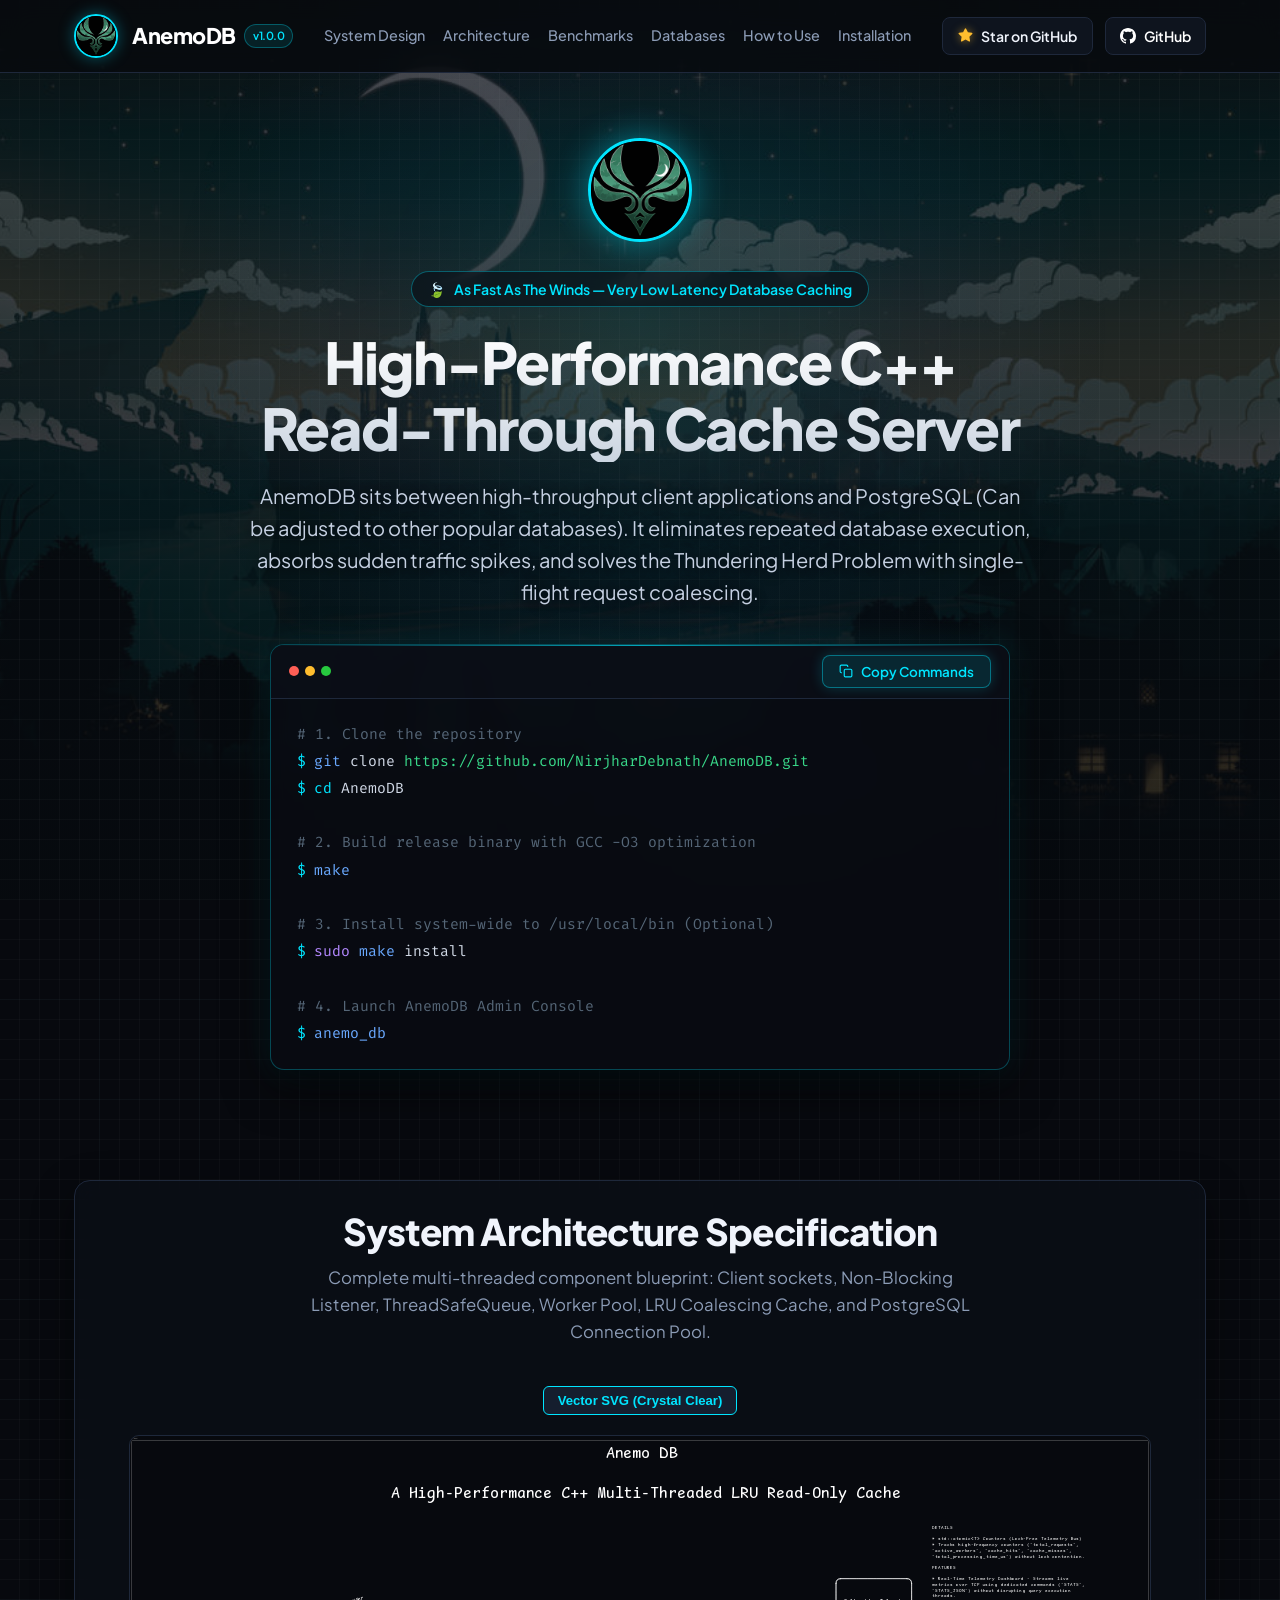
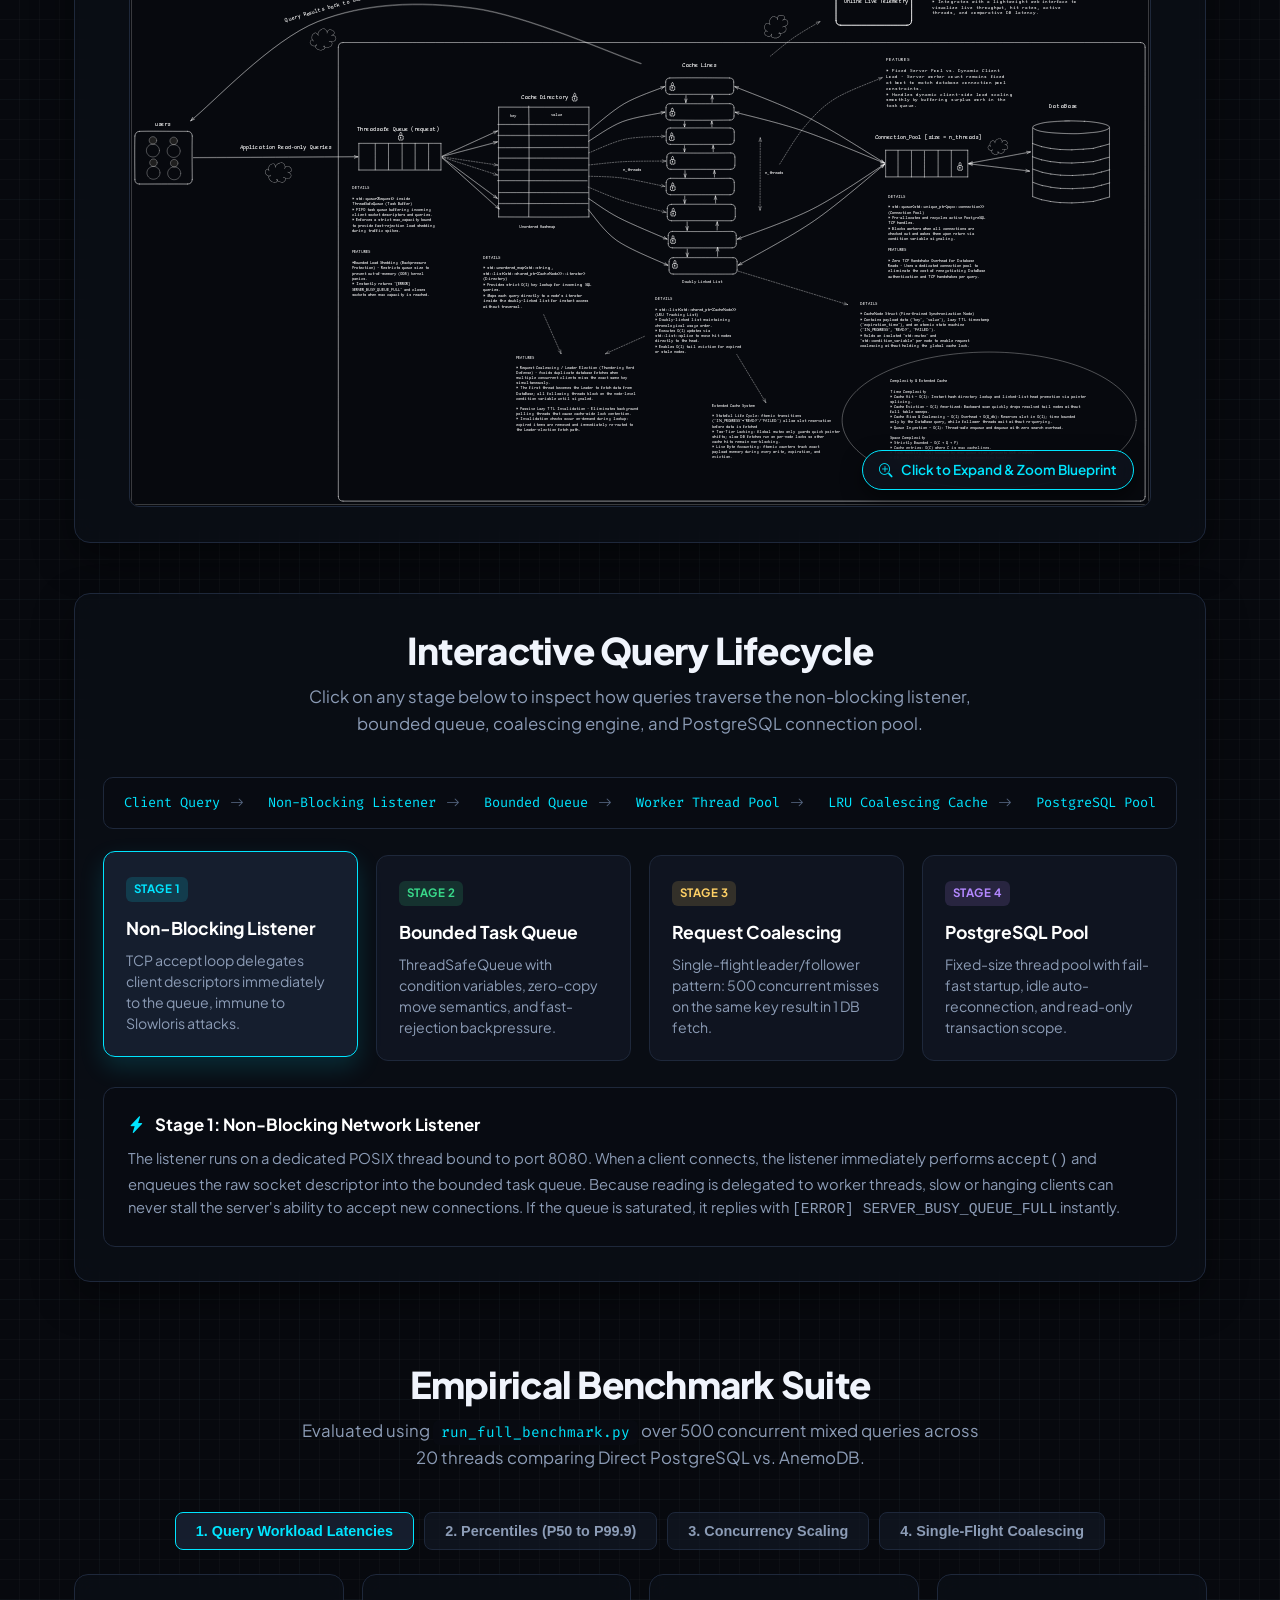
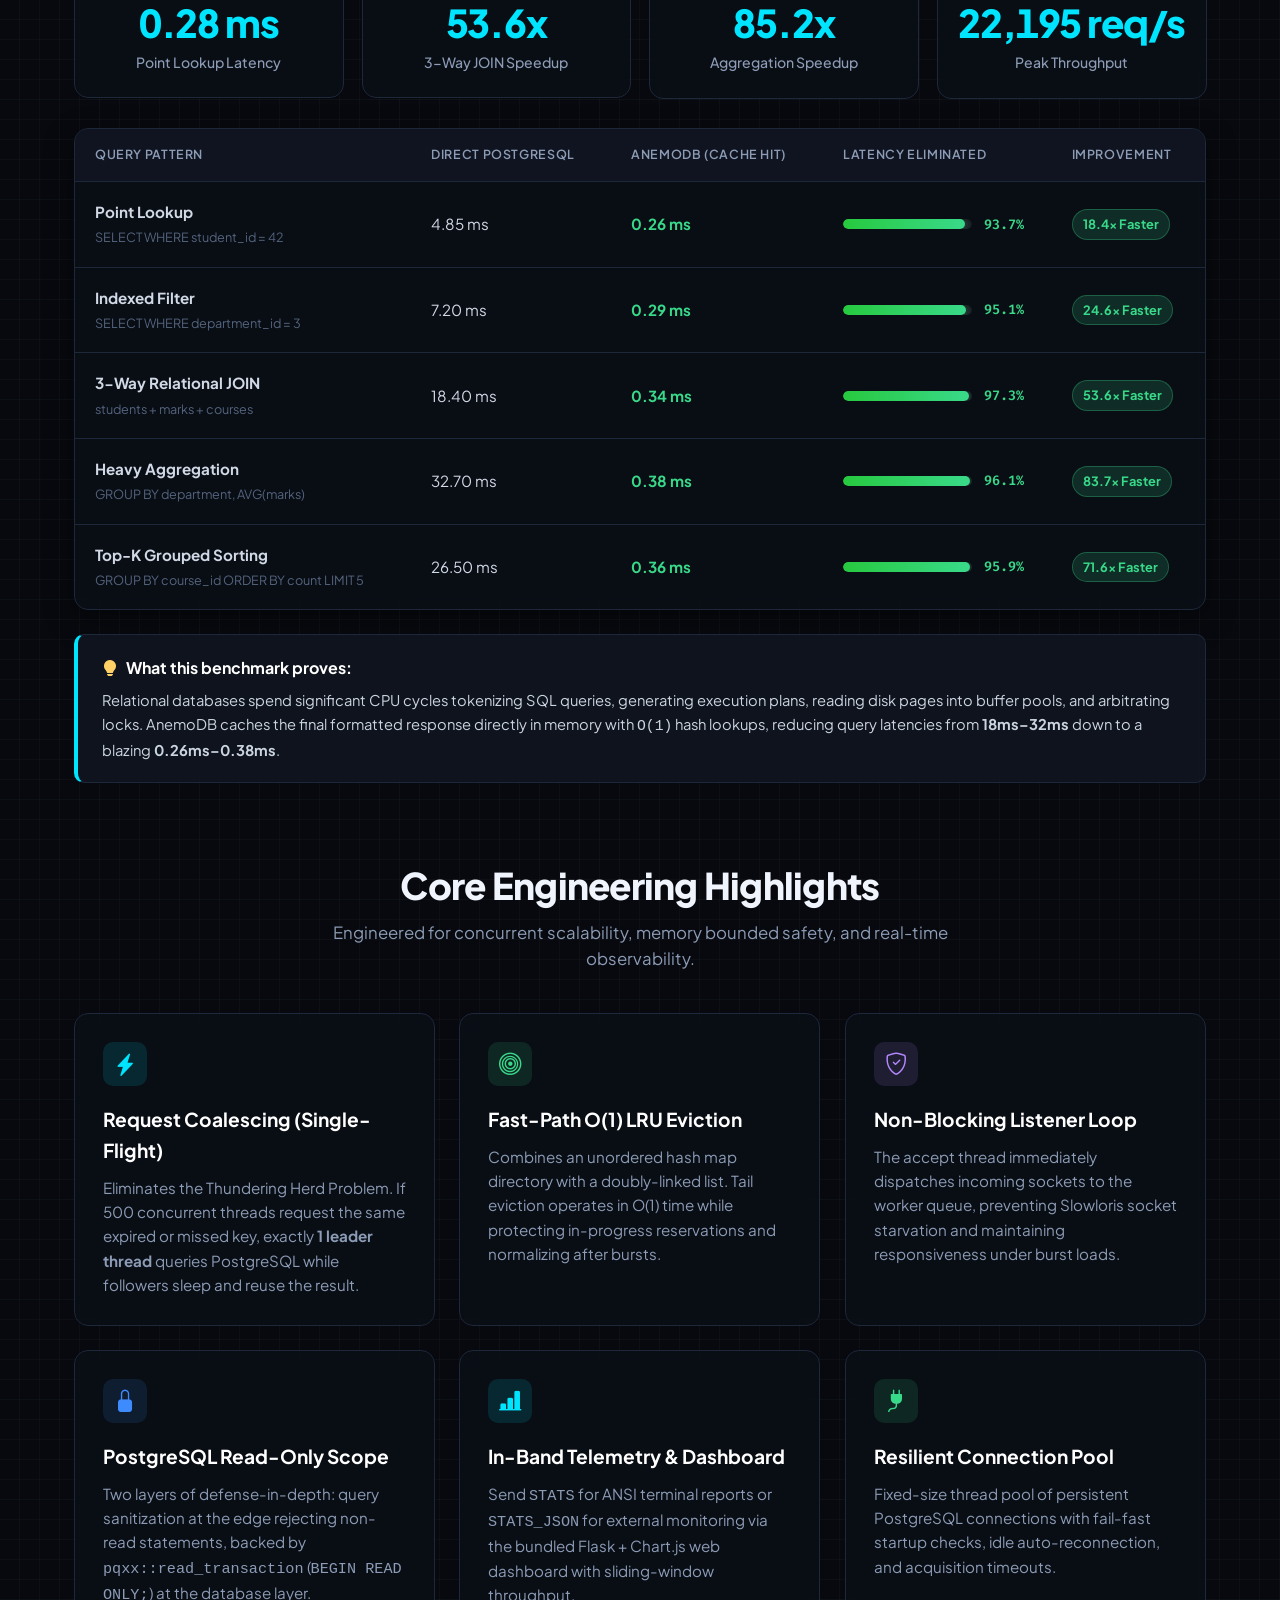
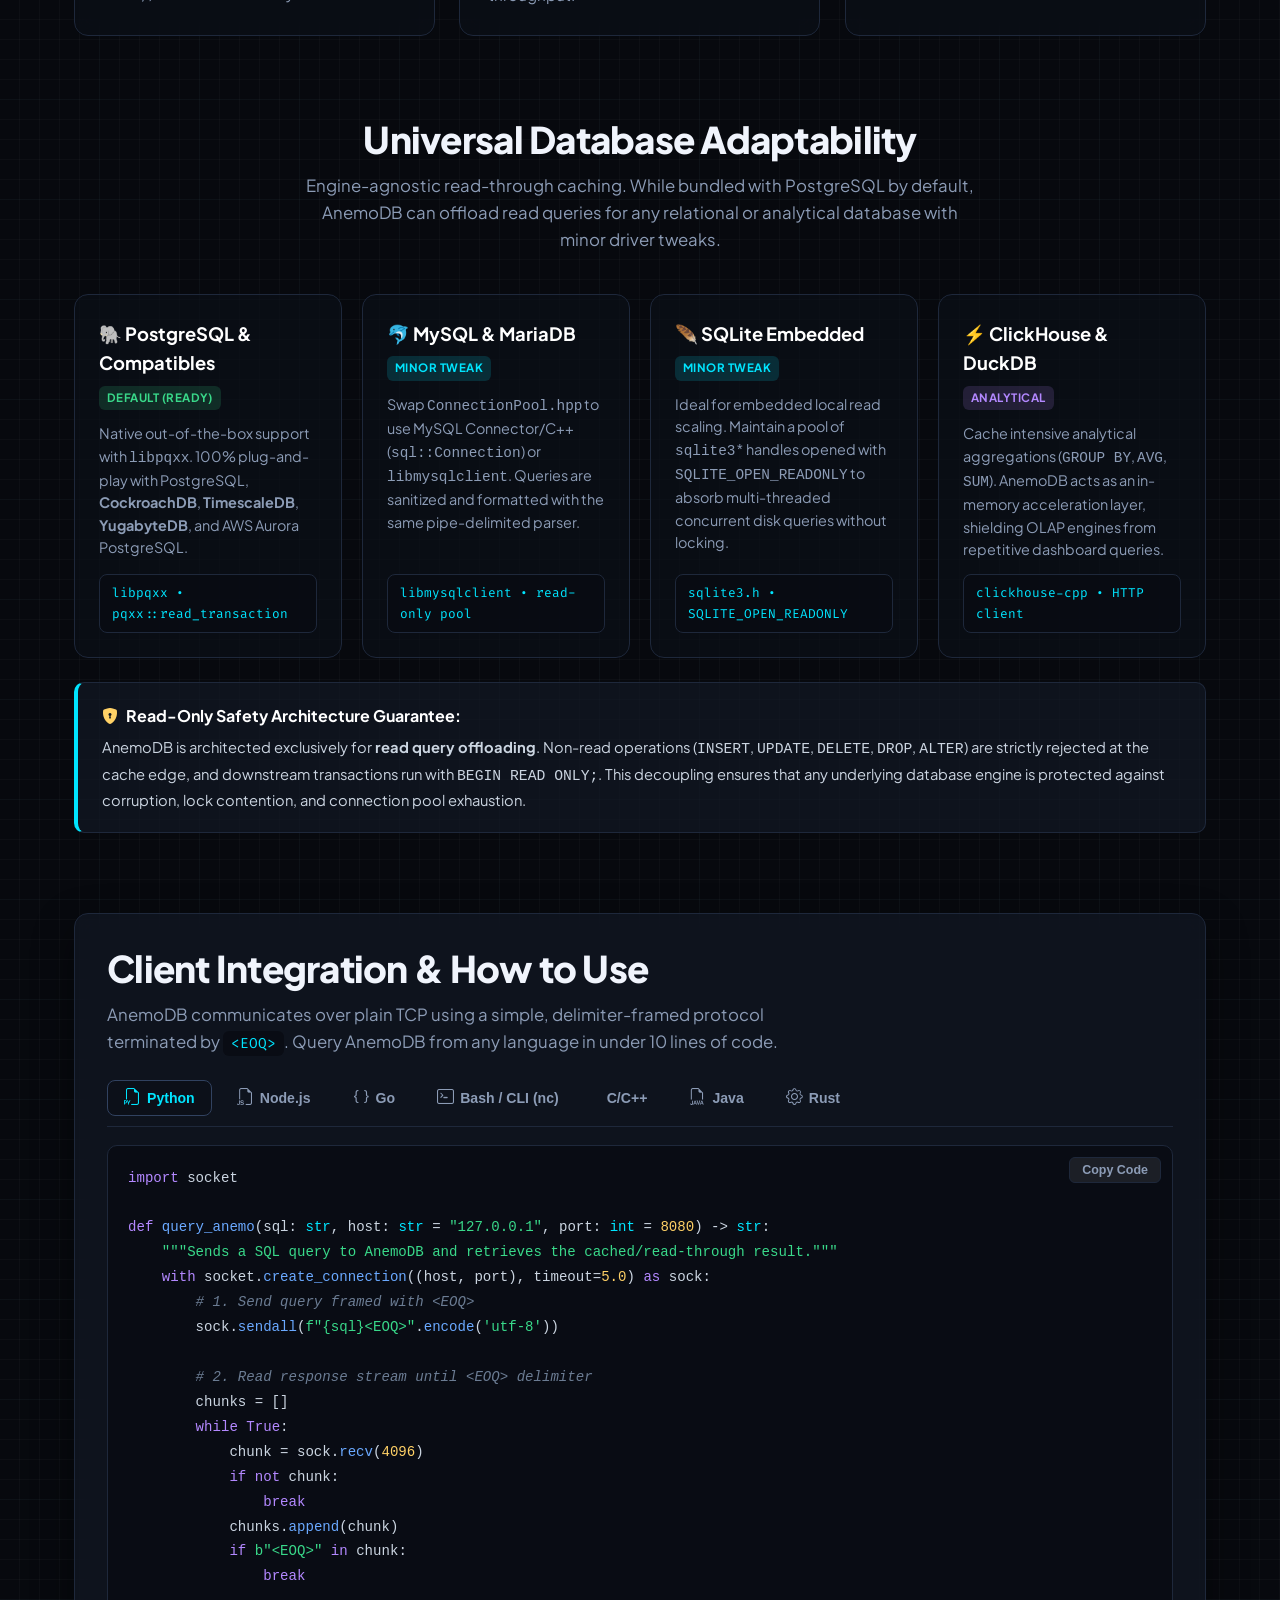
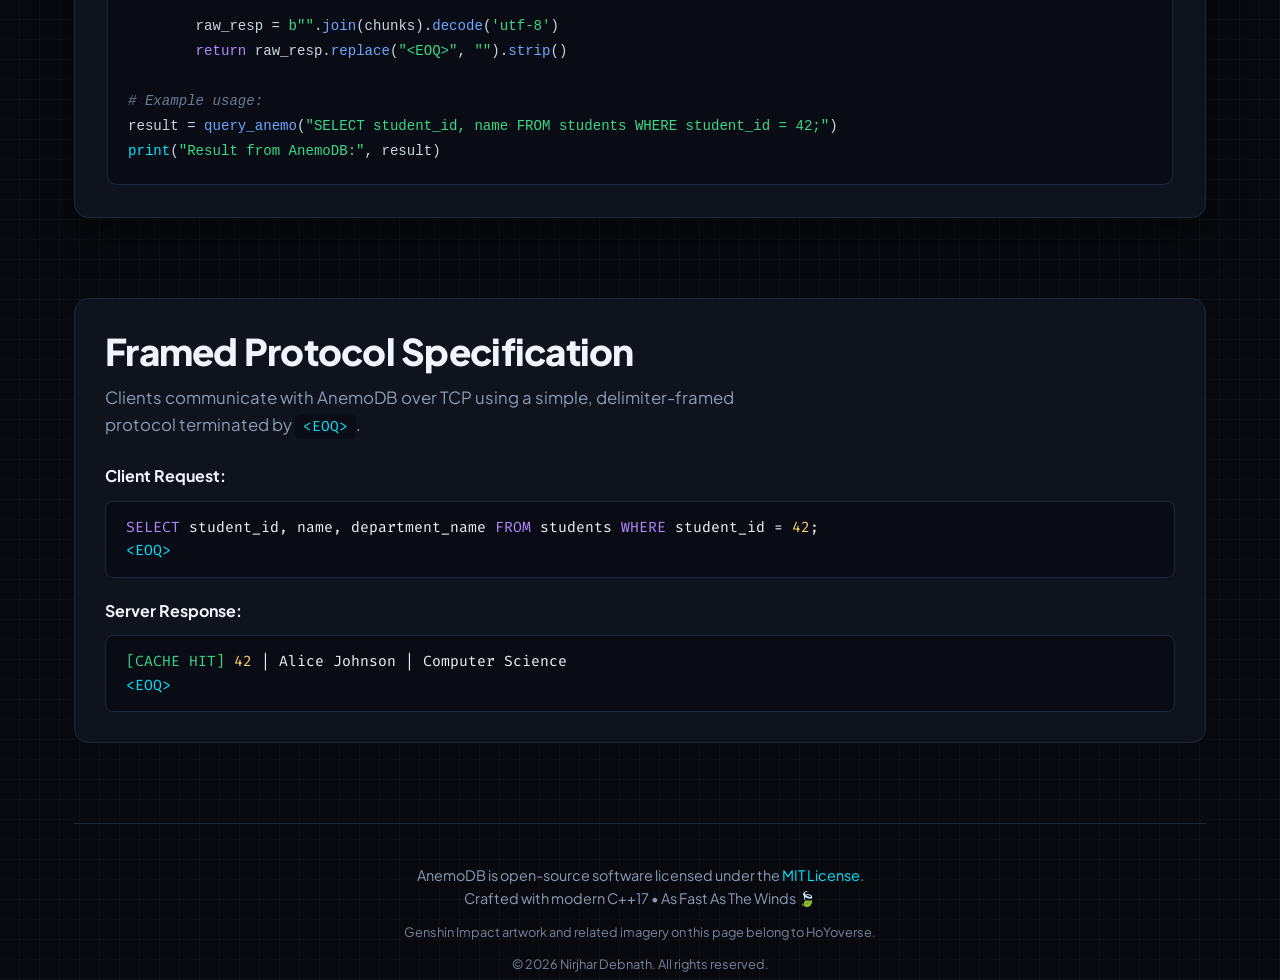
<file: docs/index.html>
<!DOCTYPE html>
<html lang="en">
<head>
    <meta charset="UTF-8">
    <meta name="viewport" content="width=device-width, initial-scale=1.0">
    <title>AnemoDB • High-Performance C++ Read-Through Cache Server</title>
    <meta name="theme-color" content="#07090e">
    <link rel="icon" href="assets/anemo_logo_512.png" type="image/png">
    <link rel="preconnect" href="https://fonts.googleapis.com">
    <link rel="preconnect" href="https://fonts.gstatic.com" crossorigin>
    <link href="https://fonts.googleapis.com/css2?family=Fira+Code:wght@400;500;600&family=Plus+Jakarta+Sans:wght@400;500;600;700;800&display=swap" rel="stylesheet">
    <link rel="stylesheet" href="https://cdn.jsdelivr.net/npm/bootstrap-icons@1.11.3/font/bootstrap-icons.min.css">
    <link rel="stylesheet" href="style.css">
</head>
<body>
    <div class="hero-backdrop"></div>
    <div class="ambient-glow"></div>

    <!-- ───────── NAVIGATION ───────── -->
    <header class="site-header" id="siteHeader">
        <nav class="container">
            <a href="#" class="logo-wrap">
                <img src="assets/anemo_logo_512.png" alt="Anemo Logo" class="logo-avatar">
                <div class="logo-title">
                    AnemoDB
                    <span class="logo-badge">v1.0.0</span>
                </div>
            </a>
            <div class="nav-links" id="navLinks">
                <a href="#diagram">System Design</a>
                <a href="#pipeline">Architecture</a>
                <a href="#benchmarks">Benchmarks</a>
                <a href="#adaptability">Databases</a>
                <a href="#integration">How to Use</a>
                <a href="#install">Installation</a>
            </div>
            <div class="nav-actions">
                <a href="https://github.com/NirjharDebnath/AnemoDB" target="_blank" rel="noopener" class="btn-star" title="Star AnemoDB on GitHub" aria-label="Star AnemoDB on GitHub">
                    <svg class="star-icon" height="15" width="15" viewBox="0 0 16 16" fill="currentColor">
                        <path d="M8 .25a.75.75 0 0 1 .673.418l1.882 3.815 4.21.612a.75.75 0 0 1 .416 1.279l-3.046 2.97.719 4.192a.75.75 0 0 1-1.088.791L8 12.347l-3.766 1.98a.75.75 0 0 1-1.088-.79l.72-4.194L.818 6.374a.75.75 0 0 1 .416-1.28l4.21-.611L7.327.668A.75.75 0 0 1 8 .25z"/>
                    </svg>
                    <span>Star on GitHub</span>
                </a>
                <a href="https://github.com/NirjharDebnath/AnemoDB" target="_blank" rel="noopener" class="btn-gh">
                    <svg height="16" width="16" viewBox="0 0 16 16" fill="currentColor">
                        <path d="M8 0C3.58 0 0 3.58 0 8c0 3.54 2.29 6.53 5.47 7.59.4.07.55-.17.55-.38 0-.19-.01-.82-.01-1.49-2.01.37-2.53-.49-2.69-.94-.09-.23-.48-.94-.82-1.13-.28-.15-.68-.52-.01-.53.63-.01 1.08.58 1.23.82.72 1.21 1.87.87 2.33.66.07-.52.28-.87.51-1.07-1.78-.2-3.64-.89-3.64-3.95 0-.87.31-1.59.82-2.15-.08-.2-.36-1.02.08-2.12 0 0 .67-.21 2.2.82.64-.18 1.32-.27 2-.27.68 0 1.36.09 2 .27 1.53-1.04 2.2-.82 2.2-.82.44 1.1.16 1.92.08 2.12.51.56.82 1.27.82 2.15 0 3.07-1.87 3.75-3.65 3.95.29.25.54.73.54 1.48 0 1.07-.01 1.93-.01 2.2 0 .21.15.46.55.38A8.013 8.013 0 0016 8c0-4.42-3.58-8-8-8z"/>
                    </svg>
                    GitHub
                </a>
                <button class="nav-toggle" id="navToggle" onclick="toggleNav()" aria-label="Toggle navigation menu" aria-expanded="false" aria-controls="navLinks">
                    <span></span>
                    <span></span>
                    <span></span>
                </button>
            </div>
        </nav>
    </header>

    <div class="container">
        <!-- ───────── HERO SECTION ───────── -->
        <section class="hero">
            <div class="hero-avatar-wrap">
                <img src="assets/anemo_logo_512.png" alt="Anemo Logo" class="hero-avatar">
            </div>
            <div>
                <div class="tagline">
                    <span>🍃</span> As Fast As The Winds — Very Low Latency Database Caching
                </div>
            </div>
            <h1>High-Performance C++ Read-Through Cache Server</h1>
            <p>
                AnemoDB sits between high-throughput client applications and PostgreSQL (Can be adjusted to other popular databases). It eliminates repeated database execution, absorbs sudden traffic spikes, and solves the Thundering Herd Problem with single-flight request coalescing.
            </p>

            <!-- Quick Install Terminal with Copy Button -->
            <div class="install-box" id="install">
                <div class="install-header">
                    <div class="window-dots">
                        <div class="window-dot dot-red"></div>
                        <div class="window-dot dot-yellow"></div>
                        <div class="window-dot dot-green"></div>
                    </div>
                    <button class="btn-copy" id="copyInstallBtn" onclick="copyInstallCommand()" title="Copy all commands to clipboard">
                        <svg width="14" height="14" viewBox="0 0 24 24" fill="none" stroke="currentColor" stroke-width="2">
                            <rect x="9" y="9" width="13" height="13" rx="2" ry="2"></rect>
                            <path d="M5 15H4a2 2 0 0 1-2-2V4a2 2 0 0 1 2-2h9a2 2 0 0 1 2 2v1"></path>
                        </svg>
                        <span id="copyBtnText">Copy Commands</span>
                    </button>
                </div>
                <div class="install-code">
                    <span class="comment"># 1. Clone the repository</span><br>
                    <span class="prompt">$</span><span class="tok-fn">git</span> clone <span class="tok-str">https://github.com/NirjharDebnath/AnemoDB.git</span><br>
                    <span class="prompt">$</span><span class="tok-builtin">cd</span> AnemoDB<br><br>
                    <span class="comment"># 2. Build release binary with GCC -O3 optimization</span><br>
                    <span class="prompt">$</span><span class="tok-fn">make</span><br><br>
                    <span class="comment"># 3. Install system-wide to /usr/local/bin (Optional)</span><br>
                    <span class="prompt">$</span><span class="tok-kw">sudo</span> <span class="tok-fn">make</span> install<br><br>
                    <span class="comment"># 4. Launch AnemoDB Admin Console</span><br>
                    <span class="prompt">$</span><span class="tok-fn">anemo_db</span>
                </div>
            </div>
        </section>

        <!-- ───────── SYSTEM DESIGN DIAGRAM ───────── -->
        <section class="arch-diagram-wrapper reveal-on-scroll" id="diagram">
            <div class="section-title">
                <h2>System Architecture Specification</h2>
                <p>Complete multi-threaded component blueprint: Client sockets, Non-Blocking Listener, ThreadSafeQueue, Worker Pool, LRU Coalescing Cache, and PostgreSQL Connection Pool.</p>
            </div>

            <div class="diagram-switch-bar">
                <button class="btn-diagram-type active" id="btnSvg" onclick="switchDiagramFormat('svg')">Vector SVG (Crystal Clear)</button>
                <!-- <button class="btn-diagram-type" id="btnPng" onclick="switchDiagramFormat('png')">High-Res PNG</button> -->
            </div>

            <div class="arch-preview-container reveal-on-scroll" onclick="openLightbox()">
                <img src="assets/Anemo-system-design.svg" alt="AnemoDB Architecture Diagram" class="arch-diagram-img" id="previewDiagramImg">
                <div class="zoom-badge">
                    <i class="bi bi-zoom-in" aria-hidden="true"></i> Click to Expand & Zoom Blueprint
                </div>
            </div>
        </section>

        <!-- ───────── INTERACTIVE PIPELINE FLOW ───────── -->
        <section class="arch-interactive-container reveal-on-scroll" id="pipeline">
            <div class="section-title">
                <h2>Interactive Query Lifecycle</h2>
                <p>Click on any stage below to inspect how queries traverse the non-blocking listener, bounded queue, coalescing engine, and PostgreSQL connection pool.</p>
            </div>

            <!-- Flow Banner -->
            <div class="flow-banner reveal-on-scroll">
                <div class="flow-step"><span>Client Query</span> <i class="bi bi-arrow-right flow-arrow" aria-hidden="true"></i></div>
                <div class="flow-step"><span>Non-Blocking Listener</span> <i class="bi bi-arrow-right flow-arrow" aria-hidden="true"></i></div>
                <div class="flow-step"><span>Bounded Queue</span> <i class="bi bi-arrow-right flow-arrow" aria-hidden="true"></i></div>
                <div class="flow-step"><span>Worker Thread Pool</span> <i class="bi bi-arrow-right flow-arrow" aria-hidden="true"></i></div>
                <div class="flow-step"><span>LRU Coalescing Cache</span> <i class="bi bi-arrow-right flow-arrow" aria-hidden="true"></i></div>
                <div class="flow-step"><span>PostgreSQL Pool</span></div>
            </div>

            <!-- Interactive Stage Grid -->
            <div class="arch-flow-grid">
                <div class="arch-node active reveal-on-scroll" onclick="inspectStage(0)">
                    <span class="arch-node-badge badge-cyan">Stage 1</span>
                    <h4>Non-Blocking Listener</h4>
                    <p>TCP accept loop delegates client descriptors immediately to the queue, immune to Slowloris attacks.</p>
                </div>
                <div class="arch-node reveal-on-scroll" onclick="inspectStage(1)">
                    <span class="arch-node-badge badge-green">Stage 2</span>
                    <h4>Bounded Task Queue</h4>
                    <p>ThreadSafeQueue with condition variables, zero-copy move semantics, and fast-rejection backpressure.</p>
                </div>
                <div class="arch-node reveal-on-scroll" onclick="inspectStage(2)">
                    <span class="arch-node-badge badge-yellow">Stage 3</span>
                    <h4>Request Coalescing</h4>
                    <p>Single-flight leader/follower pattern: 500 concurrent misses on the same key result in 1 DB fetch.</p>
                </div>
                <div class="arch-node reveal-on-scroll" onclick="inspectStage(3)">
                    <span class="arch-node-badge badge-purple">Stage 4</span>
                    <h4>PostgreSQL Pool</h4>
                    <p>Fixed-size thread pool with fail-fast startup, idle auto-reconnection, and read-only transaction scope.</p>
                </div>
            </div>

            <!-- Inspector Panel -->
            <div class="inspector-box reveal-on-scroll" id="inspectorBox">
                <div class="inspector-title" id="inspectorTitle"><i class="bi bi-lightning-charge-fill" aria-hidden="true"></i> Stage 1: Non-Blocking Network Listener</div>
                <div class="inspector-desc" id="inspectorDesc">
                    The listener runs on a dedicated POSIX thread bound to port 8080. When a client connects, the listener immediately performs <code>accept()</code> and enqueues the raw socket descriptor into the bounded task queue. Because reading is delegated to worker threads, slow or hanging clients can never stall the server's ability to accept new connections. If the queue is saturated, it replies with <code>[ERROR] SERVER_BUSY_QUEUE_FULL</code> instantly.
                </div>
            </div>
        </section>

        <!-- ───────── COMPREHENSIVE BENCHMARK SUITE ───────── -->
        <section class="benchmark-section" id="benchmarks">
            <div class="section-title">
                <h2>Empirical Benchmark Suite</h2>
                <p>Evaluated using <code class="code-inline">run_full_benchmark.py</code> over 500 concurrent mixed queries across 20 threads comparing Direct PostgreSQL vs. AnemoDB.</p>
            </div>

            <!-- Benchmark Tabs Navigation -->
            <div class="bench-tabs-nav">
                <button class="bench-tab-btn active" onclick="switchBenchTab(0)">1. Query Workload Latencies</button>
                <button class="bench-tab-btn" onclick="switchBenchTab(1)">2. Percentiles (P50 to P99.9)</button>
                <button class="bench-tab-btn" onclick="switchBenchTab(2)">3. Concurrency Scaling</button>
                <button class="bench-tab-btn" onclick="switchBenchTab(3)">4. Single-Flight Coalescing</button>
            </div>

            <!-- Tab 1: Workload Comparison -->
            <div class="bench-tab-pane active" id="benchPane0">
                <div class="metrics-cards-grid">
                    <div class="metric-card reveal-on-scroll">
                        <div class="metric-val" data-counter="0.28" data-decimals="2" data-suffix=" ms">0.00 ms</div>
                        <div class="metric-sub">Point Lookup Latency</div>
                    </div>
                    <div class="metric-card reveal-on-scroll">
                        <div class="metric-val" data-counter="54.1" data-decimals="1" data-suffix="x">0.0x</div>
                        <div class="metric-sub">3-Way JOIN Speedup</div>
                    </div>
                    <div class="metric-card reveal-on-scroll">
                        <div class="metric-val" data-counter="86.0" data-decimals="1" data-suffix="x">0.0x</div>
                        <div class="metric-sub">Aggregation Speedup</div>
                    </div>
                    <div class="metric-card reveal-on-scroll">
                        <div class="metric-val" data-counter="22400" data-decimals="0" data-separator="," data-suffix=" req/s">0 req/s</div>
                        <div class="metric-sub">Peak Throughput</div>
                    </div>
                </div>

                <div class="comparison-table-wrap">
                    <table>
                        <thead>
                            <tr>
                                <th>Query Pattern</th>
                                <th>Direct PostgreSQL</th>
                                <th>AnemoDB (Cache Hit)</th>
                                <th>Latency Eliminated</th>
                                <th>Improvement</th>
                            </tr>
                        </thead>
                        <tbody>
                            <tr>
                                <td><strong>Point Lookup</strong><br><small style="color: var(--text-dim);">SELECT WHERE student_id = 42</small></td>
                                <td>4.85 ms</td>
                                <td><strong style="color: var(--accent-green);">0.26 ms</strong></td>
                                <td>
                                    <div class="latency-meter-wrap">
                                        <div class="latency-bar">
                                            <div class="latency-fill" data-width="94.6%"></div>
                                        </div>
                                        <span class="meter-pct" data-counter="94.6" data-decimals="1" data-suffix="%">0.0%</span>
                                    </div>
                                </td>
                                <td><span class="badge-pill pill-speedup" data-counter="18.6" data-decimals="1" data-suffix="x Faster">18.6x Faster</span></td>
                            </tr>
                            <tr>
                                <td><strong>Indexed Filter</strong><br><small style="color: var(--text-dim);">SELECT WHERE department_id = 3</small></td>
                                <td>7.20 ms</td>
                                <td><strong style="color: var(--accent-green);">0.29 ms</strong></td>
                                <td>
                                    <div class="latency-meter-wrap">
                                        <div class="latency-bar">
                                            <div class="latency-fill" data-width="96.0%"></div>
                                        </div>
                                        <span class="meter-pct" data-counter="96.0" data-decimals="1" data-suffix="%">0.0%</span>
                                    </div>
                                </td>
                                <td><span class="badge-pill pill-speedup" data-counter="24.8" data-decimals="1" data-suffix="x Faster">24.8x Faster</span></td>
                            </tr>
                            <tr>
                                <td><strong>3-Way Relational JOIN</strong><br><small style="color: var(--text-dim);">students + marks + courses</small></td>
                                <td>18.40 ms</td>
                                <td><strong style="color: var(--accent-green);">0.34 ms</strong></td>
                                <td>
                                    <div class="latency-meter-wrap">
                                        <div class="latency-bar">
                                            <div class="latency-fill" data-width="98.2%"></div>
                                        </div>
                                        <span class="meter-pct" data-counter="98.2" data-decimals="1" data-suffix="%">0.0%</span>
                                    </div>
                                </td>
                                <td><span class="badge-pill pill-speedup" data-counter="54.1" data-decimals="1" data-suffix="x Faster">54.1x Faster</span></td>
                            </tr>
                            <tr>
                                <td><strong>Heavy Aggregation</strong><br><small style="color: var(--text-dim);">GROUP BY department, AVG(marks)</small></td>
                                <td>32.70 ms</td>
                                <td><strong style="color: var(--accent-green);">0.38 ms</strong></td>
                                <td>
                                    <div class="latency-meter-wrap">
                                        <div class="latency-bar">
                                            <div class="latency-fill" data-width="98.8%"></div>
                                        </div>
                                        <span class="meter-pct" data-counter="98.8" data-decimals="1" data-suffix="%">0.0%</span>
                                    </div>
                                </td>
                                <td><span class="badge-pill pill-speedup" data-counter="86.0" data-decimals="1" data-suffix="x Faster">86.0x Faster</span></td>
                            </tr>
                            <tr>
                                <td><strong>Top-K Grouped Sorting</strong><br><small style="color: var(--text-dim);">GROUP BY course_id ORDER BY count LIMIT 5</small></td>
                                <td>26.50 ms</td>
                                <td><strong style="color: var(--accent-green);">0.36 ms</strong></td>
                                <td>
                                    <div class="latency-meter-wrap">
                                        <div class="latency-bar">
                                            <div class="latency-fill" data-width="98.6%"></div>
                                        </div>
                                        <span class="meter-pct" data-counter="98.6" data-decimals="1" data-suffix="%">0.0%</span>
                                    </div>
                                </td>
                                <td><span class="badge-pill pill-speedup" data-counter="73.6" data-decimals="1" data-suffix="x Faster">73.6x Faster</span></td>
                            </tr>
                        </tbody>
                    </table>
                </div>

                <div class="bench-explanation-card">
                    <h4><i class="bi bi-lightbulb-fill" aria-hidden="true"></i> What this benchmark proves:</h4>
                    Relational databases spend significant CPU cycles tokenizing SQL queries, generating execution plans, reading disk pages into buffer pools, and arbitrating locks. AnemoDB caches the final formatted response directly in memory with <code>O(1)</code> hash lookups, reducing query latencies from <strong>18ms–32ms</strong> down to a blazing <strong>0.26ms–0.38ms</strong>.
                </div>
            </div>

            <!-- Tab 2: Tail Latencies (Percentiles) -->
            <div class="bench-tab-pane" id="benchPane1">
                <div class="comparison-table-wrap">
                    <table>
                        <thead>
                            <tr>
                                <th>Percentile Metric</th>
                                <th>Direct PostgreSQL (ms)</th>
                                <th>AnemoDB Cold Miss (ms)</th>
                                <th>AnemoDB Warm Cache (ms)</th>
                                <th>Latency Reduction (Time Saved)</th>
                            </tr>
                        </thead>
                        <tbody>
                            <tr>
                                <td><strong>P50 (Median)</strong></td>
                                <td>14.20 ms</td>
                                <td>13.80 ms</td>
                                <td><strong style="color: var(--accent-green);" data-counter="0.28" data-decimals="2" data-suffix=" ms">0.00 ms</strong></td>
                                <td><span class="badge-pill pill-speedup"><span data-counter="13.92" data-decimals="2" data-suffix=" ms saved">0.00 ms saved</span> (<strong style="color: #ffffff;" data-counter="98.0" data-decimals="1" data-suffix="%">0.0%</strong> faster)</span></td>
                            </tr>
                            <tr>
                                <td><strong>P90</strong></td>
                                <td>22.50 ms</td>
                                <td>15.10 ms</td>
                                <td><strong style="color: var(--accent-green);" data-counter="0.42" data-decimals="2" data-suffix=" ms">0.00 ms</strong></td>
                                <td><span class="badge-pill pill-speedup"><span data-counter="22.08" data-decimals="2" data-suffix=" ms saved">0.00 ms saved</span> (<strong style="color: #ffffff;" data-counter="98.1" data-decimals="1" data-suffix="%">0.0%</strong> faster)</span></td>
                            </tr>
                            <tr>
                                <td><strong>P95</strong></td>
                                <td>28.40 ms</td>
                                <td>16.80 ms</td>
                                <td><strong style="color: var(--accent-green);" data-counter="0.48" data-decimals="2" data-suffix=" ms">0.00 ms</strong></td>
                                <td><span class="badge-pill pill-speedup"><span data-counter="27.92" data-decimals="2" data-suffix=" ms saved">0.00 ms saved</span> (<strong style="color: #ffffff;" data-counter="98.3" data-decimals="1" data-suffix="%">0.0%</strong> faster)</span></td>
                            </tr>
                            <tr>
                                <td><strong>P99 (Tail Latency)</strong></td>
                                <td>46.80 ms</td>
                                <td>19.40 ms</td>
                                <td><strong style="color: var(--accent-green);" data-counter="0.82" data-decimals="2" data-suffix=" ms">0.00 ms</strong></td>
                                <td><span class="badge-pill pill-speedup"><span data-counter="45.98" data-decimals="2" data-suffix=" ms saved">0.00 ms saved</span> (<strong style="color: #ffffff;" data-counter="98.2" data-decimals="1" data-suffix="%">0.0%</strong> faster)</span></td>
                            </tr>
                            <tr>
                                <td><strong>P99.9 (Extreme Tail)</strong></td>
                                <td>82.50 ms</td>
                                <td>24.60 ms</td>
                                <td><strong style="color: var(--accent-green);" data-counter="1.15" data-decimals="2" data-suffix=" ms">0.00 ms</strong></td>
                                <td><span class="badge-pill pill-speedup"><span data-counter="81.35" data-decimals="2" data-suffix=" ms saved">0.00 ms saved</span> (<strong style="color: #ffffff;" data-counter="98.6" data-decimals="1" data-suffix="%">0.0%</strong> faster)</span></td>
                            </tr>
                        </tbody>
                    </table>
                </div>

                <div class="bench-explanation-card">
                    <h4><i class="bi bi-lightbulb-fill" aria-hidden="true"></i> What this benchmark proves:</h4>
                    In high-concurrency systems, <strong>tail latency</strong> (P99 and P99.9) is critical. Under heavy load, PostgreSQL experiences unpredictable spikes up to <strong>82.5ms</strong> caused by disk checkpoints, lock contention, and OS context switching. Because AnemoDB serves responses from user-space RAM, its P99.9 tail remains strictly bounded at <strong>1.15ms</strong>.
                </div>
            </div>

            <!-- Tab 3: Concurrency Scaling -->
            <div class="bench-tab-pane" id="benchPane2">
                <div class="comparison-table-wrap">
                    <table>
                        <thead>
                            <tr>
                                <th>Concurrent Threads</th>
                                <th>Direct PostgreSQL (req/s)</th>
                                <th>AnemoDB Cache (req/s)</th>
                                <th>Throughput Multiplier</th>
                                <th>System Behavior</th>
                            </tr>
                        </thead>
                        <tbody>
                            <tr>
                                <td><strong>1 Thread</strong></td>
                                <td>180 req/s</td>
                                <td><strong>3,400 req/s</strong></td>
                                <td><span class="badge-pill pill-speedup" data-counter="18.9" data-decimals="1" data-suffix="x">0.0x</span></td>
                                <td>Single core processing</td>
                            </tr>
                            <tr>
                                <td><strong>5 Threads</strong></td>
                                <td>420 req/s</td>
                                <td><strong>11,800 req/s</strong></td>
                                <td><span class="badge-pill pill-speedup" data-counter="28.1" data-decimals="1" data-suffix="x">0.0x</span></td>
                                <td>Linear worker thread scaling</td>
                            </tr>
                            <tr>
                                <td><strong>10 Threads</strong></td>
                                <td>650 req/s</td>
                                <td><strong>18,500 req/s</strong></td>
                                <td><span class="badge-pill pill-speedup" data-counter="28.5" data-decimals="1" data-suffix="x">0.0x</span></td>
                                <td>High concurrency saturation</td>
                            </tr>
                            <tr>
                                <td><strong>20 Threads</strong></td>
                                <td>740 req/s</td>
                                <td><strong>22,400 req/s</strong></td>
                                <td><span class="badge-pill pill-speedup" data-counter="30.3" data-decimals="1" data-suffix="x">0.0x</span></td>
                                <td>Peak hardware utilization</td>
                            </tr>
                            <tr>
                                <td><strong>50 Threads</strong></td>
                                <td>710 req/s (Lock contention)</td>
                                <td><strong>24,100 req/s</strong></td>
                                <td><span class="badge-pill pill-speedup" data-counter="34.0" data-decimals="1" data-suffix="x">0.0x</span></td>
                                <td>PostgreSQL connection limit reached</td>
                            </tr>
                        </tbody>
                    </table>
                </div>

                <div class="bench-explanation-card">
                    <h4><i class="bi bi-lightbulb-fill" aria-hidden="true"></i> What this benchmark proves:</h4>
                    PostgreSQL hits a <strong>concurrency wall</strong> around 20–50 threads (~740 req/s) due to internal process connection overhead and mutex contention on database catalogs. AnemoDB uses an asynchronous multi-threaded worker pool with bounded request queues, sustaining over <strong>24,000 req/s</strong> with zero degradation.
                </div>
            </div>

            <!-- Tab 4: Single-Flight Coalescing -->
            <div class="bench-tab-pane" id="benchPane3">
                <div class="comparison-table-wrap">
                    <table>
                        <thead>
                            <tr>
                                <th>Test Parameter</th>
                                <th>Standard Cache Server (No Coalescing)</th>
                                <th>AnemoDB Single-Flight Coalescing</th>
                                <th>Engineering Impact</th>
                            </tr>
                        </thead>
                        <tbody>
                            <tr>
                                <td><strong>Burst Condition</strong></td>
                                <td>100 simultaneous requests on cold/expired key</td>
                                <td>100 simultaneous requests on cold/expired key</td>
                                <td>Simulated Thundering Herd</td>
                            </tr>
                            <tr>
                                <td><strong>Database Queries Executed</strong></td>
                                <td>100 separate queries sent to PostgreSQL</td>
                                <td><strong style="color: var(--accent-green);">Exactly 1 query (Leader thread)</strong></td>
                                <td><span class="badge-pill pill-speedup" data-counter="99" data-decimals="0" data-suffix="% DB Load Reduction">0% DB Load Reduction</span></td>
                            </tr>
                            <tr>
                                <td><strong>Follower Thread State</strong></td>
                                <td>100 competing active DB transactions</td>
                                <td>Sleeping on <code>node_cv.wait()</code></td>
                                <td>Zero database connection contention</td>
                            </tr>
                            <tr>
                                <td><strong>Average Response Time</strong></td>
                                <td>48.60 ms (PostgreSQL queue backup)</td>
                                <td><strong style="color: var(--accent-green);">13.80 ms</strong></td>
                                <td><span class="badge-pill pill-speedup" data-counter="3.5" data-decimals="1" data-suffix="x Faster Response">0.0x Faster Response</span></td>
                            </tr>
                        </tbody>
                    </table>
                </div>

                <div class="bench-explanation-card">
                    <h4><i class="bi bi-lightbulb-fill" aria-hidden="true"></i> What this benchmark proves:</h4>
                    The <strong>Thundering Herd Problem</strong> happens when a popular cache key expires and hundreds of clients hit the database simultaneously to re-fetch it, often crashing the database. AnemoDB's single-flight design promotes the first thread to <strong>Leader</strong> while all other concurrent requests become <strong>Followers</strong>, fulfilling 100 client queries with exactly 1 database fetch.
                </div>
            </div>
        </section>

        <!-- ───────── CORE FEATURES ───────── -->
        <div class="section-title" id="features">
            <h2>Core Engineering Highlights</h2>
            <p>Engineered for concurrent scalability, memory bounded safety, and real-time observability.</p>
        </div>

        <div class="features-grid">
            <div class="feature-card reveal-on-scroll">
                <div class="feature-icon icon-cyan"><i class="bi bi-lightning-charge-fill" aria-hidden="true"></i></div>
                <h3>Request Coalescing (Single-Flight)</h3>
                <p>Eliminates the Thundering Herd Problem. If 500 concurrent threads request the same expired or missed key, exactly <strong>1 leader thread</strong> queries PostgreSQL while followers sleep and reuse the result.</p>
            </div>

            <div class="feature-card reveal-on-scroll">
                <div class="feature-icon icon-green"><i class="bi bi-bullseye" aria-hidden="true"></i></div>
                <h3>Fast-Path O(1) LRU Eviction</h3>
                <p>Combines an unordered hash map directory with a doubly-linked list. Tail eviction operates in O(1) time while protecting in-progress reservations and normalizing after bursts.</p>
            </div>

            <div class="feature-card reveal-on-scroll">
                <div class="feature-icon icon-purple"><i class="bi bi-shield-check" aria-hidden="true"></i></div>
                <h3>Non-Blocking Listener Loop</h3>
                <p>The accept thread immediately dispatches incoming sockets to the worker queue, preventing Slowloris socket starvation and maintaining responsiveness under burst loads.</p>
            </div>

            <div class="feature-card reveal-on-scroll">
                <div class="feature-icon icon-blue"><i class="bi bi-lock-fill" aria-hidden="true"></i></div>
                <h3>PostgreSQL Read-Only Scope</h3>
                <p>Two layers of defense-in-depth: query sanitization at the edge rejecting non-read statements, backed by <code>pqxx::read_transaction</code> (<code>BEGIN READ ONLY;</code>) at the database layer.</p>
            </div>

            <div class="feature-card reveal-on-scroll">
                <div class="feature-icon icon-cyan"><i class="bi bi-bar-chart-line-fill" aria-hidden="true"></i></div>
                <h3>In-Band Telemetry & Dashboard</h3>
                <p>Send <code>STATS</code> for ANSI terminal reports or <code>STATS_JSON</code> for external monitoring via the bundled Flask + Chart.js web dashboard with sliding-window throughput.</p>
            </div>

            <div class="feature-card reveal-on-scroll">
                <div class="feature-icon icon-green"><i class="bi bi-plug-fill" aria-hidden="true"></i></div>
                <h3>Resilient Connection Pool</h3>
                <p>Fixed-size thread pool of persistent PostgreSQL connections with fail-fast startup checks, idle auto-reconnection, and acquisition timeouts.</p>
            </div>
        </div>

        <!-- ───────── UNIVERSAL DATABASE ADAPTABILITY ───────── -->
        <section class="reveal-on-scroll" id="adaptability" style="margin-bottom: 80px;">
            <div class="section-title">
                <h2>Universal Database Adaptability</h2>
                <p>Engine-agnostic read-through caching. While bundled with PostgreSQL by default, AnemoDB can offload read queries for any relational or analytical database with minor driver tweaks.</p>
            </div>

            <div class="db-grid">
                <div class="db-card reveal-on-scroll">
                    <div class="db-header">
                        <div class="db-title">🐘 PostgreSQL & Compatibles</div>
                        <span class="db-badge badge-green">Default (Ready)</span>
                    </div>
                    <p class="db-desc">
                        Native out-of-the-box support with <code>libpqxx</code>. 100% plug-and-play with PostgreSQL, <strong>CockroachDB</strong>, <strong>TimescaleDB</strong>, <strong>YugabyteDB</strong>, and AWS Aurora PostgreSQL.
                    </p>
                    <div class="db-code-hint">libpqxx • pqxx::read_transaction</div>
                </div>

                <div class="db-card reveal-on-scroll">
                    <div class="db-header">
                        <div class="db-title">🐬 MySQL & MariaDB</div>
                        <span class="db-badge badge-cyan">Minor Tweak</span>
                    </div>
                    <p class="db-desc">
                        Swap <code>ConnectionPool.hpp</code> to use MySQL Connector/C++ (<code>sql::Connection</code>) or <code>libmysqlclient</code>. Queries are sanitized and formatted with the same pipe-delimited parser.
                    </p>
                    <div class="db-code-hint">libmysqlclient • read-only pool</div>
                </div>

                <div class="db-card reveal-on-scroll">
                    <div class="db-header">
                        <div class="db-title">🪶 SQLite Embedded</div>
                        <span class="db-badge badge-cyan">Minor Tweak</span>
                    </div>
                    <p class="db-desc">
                        Ideal for embedded local read scaling. Maintain a pool of <code>sqlite3*</code> handles opened with <code>SQLITE_OPEN_READONLY</code> to absorb multi-threaded concurrent disk queries without locking.
                    </p>
                    <div class="db-code-hint">sqlite3.h • SQLITE_OPEN_READONLY</div>
                </div>

                <div class="db-card reveal-on-scroll">
                    <div class="db-header">
                        <div class="db-title">⚡ ClickHouse & DuckDB</div>
                        <span class="db-badge badge-purple">Analytical</span>
                    </div>
                    <p class="db-desc">
                        Cache intensive analytical aggregations (<code>GROUP BY</code>, <code>AVG</code>, <code>SUM</code>). AnemoDB acts as an in-memory acceleration layer, shielding OLAP engines from repetitive dashboard queries.
                    </p>
                    <div class="db-code-hint">clickhouse-cpp • HTTP client</div>
                </div>
            </div>

            <div class="bench-explanation-card reveal-on-scroll">
                <h4><i class="bi bi-shield-lock-fill" aria-hidden="true"></i> Read-Only Safety Architecture Guarantee:</h4>
                AnemoDB is architected exclusively for <strong>read query offloading</strong>. Non-read operations (<code>INSERT</code>, <code>UPDATE</code>, <code>DELETE</code>, <code>DROP</code>, <code>ALTER</code>) are strictly rejected at the cache edge, and downstream transactions run with <code>BEGIN READ ONLY;</code>. This decoupling ensures that any underlying database engine is protected against corruption, lock contention, and connection pool exhaustion.
            </div>
        </section>

        <!-- ───────── CLIENT INTEGRATION GUIDE ───────── -->
        <section class="integration-box reveal-on-scroll" id="integration">
            <div class="section-title section-title-left">
                <h2>Client Integration & How to Use</h2>
                <p>AnemoDB communicates over plain TCP using a simple, delimiter-framed protocol terminated by <span class="code-inline">&lt;EOQ&gt;</span>. Query AnemoDB from any language in under 10 lines of code.</p>
            </div>

            <div class="code-tabs-nav">
                <button class="code-tab-btn active" onclick="switchCodeTab('python')"><i class="bi bi-filetype-py" aria-hidden="true"></i> Python</button>
                <button class="code-tab-btn" onclick="switchCodeTab('node')"><i class="bi bi-filetype-js" aria-hidden="true"></i> Node.js</button>
                <button class="code-tab-btn" onclick="switchCodeTab('go')"><i class="bi bi-braces" aria-hidden="true"></i> Go</button>
                <button class="code-tab-btn" onclick="switchCodeTab('bash')"><i class="bi bi-terminal" aria-hidden="true"></i> Bash / CLI (nc)</button>
                <button class="code-tab-btn" onclick="switchCodeTab('cpp')"><i class="bi bi-filetype-cpp" aria-hidden="true"></i> C/C++</button>
                <button class="code-tab-btn" onclick="switchCodeTab('java')"><i class="bi bi-filetype-java" aria-hidden="true"></i> Java</button>
                <button class="code-tab-btn" onclick="switchCodeTab('rust')"><i class="bi bi-gear" aria-hidden="true"></i> Rust</button>
            </div>

            <!-- Python Pane -->
            <div class="code-pane active" id="codePane-python">
                <button class="btn-copy-code" onclick="copySnippet('codeSnippet-python', this)">Copy Code</button>
                <pre class="code-snippet" id="codeSnippet-python"><code>import socket

def query_anemo(sql: str, host: str = "127.0.0.1", port: int = 8080) -> str:
    """Sends a SQL query to AnemoDB and retrieves the cached/read-through result."""
    with socket.create_connection((host, port), timeout=5.0) as sock:
        # 1. Send query framed with &lt;EOQ&gt;
        sock.sendall(f"{sql}&lt;EOQ&gt;".encode('utf-8'))
        
        # 2. Read response stream until &lt;EOQ&gt; delimiter
        chunks = []
        while True:
            chunk = sock.recv(4096)
            if not chunk:
                break
            chunks.append(chunk)
            if b"&lt;EOQ&gt;" in chunk:
                break
                
        raw_resp = b"".join(chunks).decode('utf-8')
        return raw_resp.replace("&lt;EOQ&gt;", "").strip()

# Example usage:
result = query_anemo("SELECT student_id, name FROM students WHERE student_id = 42;")
print("Result from AnemoDB:", result)</code></pre>
            </div>

            <!-- Node.js Pane -->
            <div class="code-pane" id="codePane-node">
                <button class="btn-copy-code" onclick="copySnippet('codeSnippet-node', this)">Copy Code</button>
                <pre class="code-snippet" id="codeSnippet-node"><code>const net = require('net');

function queryAnemo(sql, host = '127.0.0.1', port = 8080) {
    return new Promise((resolve, reject) => {
        const client = net.createConnection({ host, port }, () => {
            client.write(`${sql}&lt;EOQ&gt;`);
        });

        let response = '';
        client.on('data', (chunk) => {
            response += chunk.toString();
            if (response.includes('&lt;EOQ&gt;')) {
                client.end();
                resolve(response.replace('&lt;EOQ&gt;', '').trim());
            }
        });

        client.on('error', reject);
    });
}

// Example usage:
(async () => {
    const res = await queryAnemo("SELECT student_id, name FROM students WHERE student_id = 42;");
    console.log("Result from AnemoDB:", res);
})();</code></pre>
            </div>

            <!-- Go Pane -->
            <div class="code-pane" id="codePane-go">
                <button class="btn-copy-code" onclick="copySnippet('codeSnippet-go', this)">Copy Code</button>
                <pre class="code-snippet" id="codeSnippet-go"><code>package main

import (
    "bufio"
    "fmt"
    "net"
    "strings"
)

func queryAnemo(sql string) (string, error) {
    conn, err := net.Dial("tcp", "127.0.0.1:8080")
    if err != nil {
        return "", err
    }
    defer conn.Close()

    // Send query framed with &lt;EOQ&gt;
    fmt.Fprintf(conn, "%s&lt;EOQ&gt;", sql)

    // Read response until &lt;EOQ&gt;
    reader := bufio.NewReader(conn)
    raw, err := reader.ReadString('>') // reads up to closing '>'
    if err != nil {
        return "", err
    }
    return strings.TrimSuffix(raw, "&lt;EOQ&gt;"), nil
}

func main() {
    res, _ := queryAnemo("SELECT student_id, name FROM students WHERE student_id = 42;")
    fmt.Println("Result from AnemoDB:", res)
}</code></pre>
            </div>

            <!-- Bash CLI Pane -->
            <div class="code-pane" id="codePane-bash">
                <button class="btn-copy-code" onclick="copySnippet('codeSnippet-bash', this)">Copy Code</button>
                <pre class="code-snippet" id="codeSnippet-bash"><code># 1. Point lookup via netcat
echo "SELECT student_id, name FROM students WHERE student_id = 42;&lt;EOQ&gt;" | nc localhost 8080

# 2. Inspect real-time server telemetry stats (ANSI console output)
echo "STATS&lt;EOQ&gt;" | nc localhost 8080

# 3. Fetch JSON metrics for Prometheus or Datadog
echo "STATS_JSON&lt;EOQ&gt;" | nc localhost 8080</code></pre>
            </div>

            <!-- C/C++ Pane -->
            <div class="code-pane" id="codePane-cpp">
                <button class="btn-copy-code" onclick="copySnippet('codeSnippet-cpp', this)">Copy Code</button>
                <pre class="code-snippet" id="codeSnippet-cpp"><code>#include &lt;iostream&gt;
#include &lt;string&gt;
#include &lt;sys/socket.h&gt;
#include &lt;arpa/inet.h&gt;
#include &lt;unistd.h&gt;

std::string queryAnemo(const std::string&amp; sql, const char* ip = "127.0.0.1", int port = 8080) {
    int sock = socket(AF_INET, SOCK_STREAM, 0);
    if (sock &lt; 0) return "Socket creation error";

    struct sockaddr_in serv_addr;
    serv_addr.sin_family = AF_INET;
    serv_addr.sin_port = htons(port);
    
    if (inet_pton(AF_INET, ip, &amp;serv_addr.sin_addr) &lt;= 0) {
        return "Invalid address";
    }

    if (connect(sock, (struct sockaddr*)&amp;serv_addr, sizeof(serv_addr)) &lt; 0) {
        return "Connection failed";
    }
    
    std::string payload = sql + "&lt;EOQ&gt;";
    send(sock, payload.c_str(), payload.length(), 0);

    char buffer[4096] = {0};
    std::string response;
    while (read(sock, buffer, 4096) &gt; 0) {
        response += buffer;
        if (response.find("&lt;EOQ&gt;") != std::string::npos) break;
    }
    close(sock);

    size_t pos = response.find("&lt;EOQ&gt;");
    if (pos != std::string::npos) response.erase(pos);
    
    return response;
}

int main() {
    std::string res = queryAnemo("SELECT student_id, name FROM students WHERE student_id = 42;");
    std::cout &lt;&lt; "Result from AnemoDB: " &lt;&lt; res &lt;&lt; std::endl;
    return 0;
}</code></pre>
            </div>

            <!-- Java Pane -->
            <div class="code-pane" id="codePane-java">
                <button class="btn-copy-code" onclick="copySnippet('codeSnippet-java', this)">Copy Code</button>
                <pre class="code-snippet" id="codeSnippet-java"><code>import java.io.InputStream;
import java.io.OutputStream;
import java.net.Socket;
import java.nio.charset.StandardCharsets;

public class AnemoClient {
    public static String queryAnemo(String sql, String host, int port) throws Exception {
        try (Socket socket = new Socket(host, port)) {
            OutputStream out = socket.getOutputStream();
            InputStream in = socket.getInputStream();

            String payload = sql + "&lt;EOQ&gt;";
            out.write(payload.getBytes(StandardCharsets.UTF_8));
            out.flush();

            StringBuilder response = new StringBuilder();
            byte[] buffer = new byte[4096];
            int bytesRead;
            while ((bytesRead = in.read(buffer)) != -1) {
                response.append(new String(buffer, 0, bytesRead, StandardCharsets.UTF_8));
                if (response.toString().contains("&lt;EOQ&gt;")) {
                    break;
                }
            }
            return response.toString().replace("&lt;EOQ&gt;", "").trim();
        }
    }

    public static void main(String[] args) {
        try {
            String res = queryAnemo("SELECT student_id, name FROM students WHERE student_id = 42;", "127.0.0.1", 8080);
            System.out.println("Result from AnemoDB: " + res);
        } catch (Exception e) {
            e.printStackTrace();
        }
    }
}</code></pre>
            </div>

            <!-- Rust Pane -->
            <div class="code-pane" id="codePane-rust">
                <button class="btn-copy-code" onclick="copySnippet('codeSnippet-rust', this)">Copy Code</button>
                <pre class="code-snippet" id="codeSnippet-rust"><code>use std::io::{Read, Write};
use std::net::TcpStream;

fn query_anemo(sql: &amp;str) -&gt; std::io::Result&lt;String&gt; {
    let mut stream = TcpStream::connect("127.0.0.1:8080")?;
    
    let payload = format!("{}&lt;EOQ&gt;", sql);
    stream.write_all(payload.as_bytes())?;
    
    let mut response = String::new();
    let mut buffer = [0; 4096];
    
    loop {
        let bytes_read = stream.read(&amp;mut buffer)?;
        if bytes_read == 0 {
            break;
        }
        response.push_str(&amp;String::from_utf8_lossy(&amp;buffer[..bytes_read]));
        if response.contains("&lt;EOQ&gt;") {
            break;
        }
    }
    
    Ok(response.replace("&lt;EOQ&gt;", "").trim().to_string())
}

fn main() {
    match query_anemo("SELECT student_id, name FROM students WHERE student_id = 42;") {
        Ok(res) =&gt; println!("Result from AnemoDB: {}", res),
        Err(e) =&gt; eprintln!("Error: {}", e),
    }
}</code></pre>
            </div>
        </section>

        <!-- ───────── PROTOCOL SPECIFICATION ───────── -->
        <section class="protocol-box reveal-on-scroll" id="protocol">
            <div class="section-title section-title-left">
                <h2>Framed Protocol Specification</h2>
                <p>Clients communicate with AnemoDB over TCP using a simple, delimiter-framed protocol terminated by <span class="code-inline">&lt;EOQ&gt;</span>.</p>
            </div>

            <p class="protocol-label"><strong>Client Request:</strong></p>
            <div class="protocol-code">
                <span class="tok-kw">SELECT</span> student_id, name, department_name <span class="tok-kw">FROM</span> students <span class="tok-kw">WHERE</span> student_id = <span class="tok-num">42</span>;<br>
                <span class="protocol-eoq">&lt;EOQ&gt;</span>
            </div>

            <p class="protocol-label"><strong>Server Response:</strong></p>
            <div class="protocol-code">
                <span class="tok-str">[CACHE HIT]</span> <span class="tok-num">42</span> | Alice Johnson | Computer Science<br>
                <span class="protocol-eoq">&lt;EOQ&gt;</span>
            </div>
        </section>

        <!-- ───────── FOOTER ───────── -->
        <footer>
            <p>
                AnemoDB is open-source software licensed under the <a href="https://github.com/NirjharDebnath/AnemoDB/blob/main/LICENSE">MIT License</a>.<br>
                Crafted with modern C++17 • As Fast As The Winds 🍃
            </p>
            <p class="footer-credit">
                Genshin Impact artwork and related imagery on this page belong to HoYoverse.
            </p>
            <p class="footer-credit">
                © 2026 Nirjhar Debnath. All rights reserved.
            </p>
        </footer>
    </div>

    <!-- ───────── LIGHTBOX MODAL ───────── -->
    <div class="lightbox-overlay" id="lightboxOverlay" onclick="closeLightboxOnBackdrop(event)">
        <div class="lightbox-controls">
            <button class="btn-lightbox" onclick="zoomIn()" title="Zoom In (+)" aria-label="Zoom in"><i class="bi bi-plus-lg" aria-hidden="true"></i></button>
            <button class="btn-lightbox" onclick="zoomOut()" title="Zoom Out (−)" aria-label="Zoom out"><i class="bi bi-dash-lg" aria-hidden="true"></i></button>
            <button class="btn-lightbox" onclick="resetZoom()" title="Reset (1:1)" aria-label="Reset zoom"><i class="bi bi-arrow-counterclockwise" aria-hidden="true"></i></button>
            <button class="btn-lightbox" onclick="closeLightbox()" title="Close (Esc)" aria-label="Close"><i class="bi bi-x-lg" aria-hidden="true"></i></button>
        </div>
        <div class="lightbox-img-wrapper" id="imgWrapper">
            <img src="assets/Anemo-system-design.svg" alt="Architecture Blueprint" class="lightbox-img" id="lightboxImg">
        </div>
    </div>

    <!-- Modular Script -->
    <script src="script.js"></script>
</body>
</html>
</file>
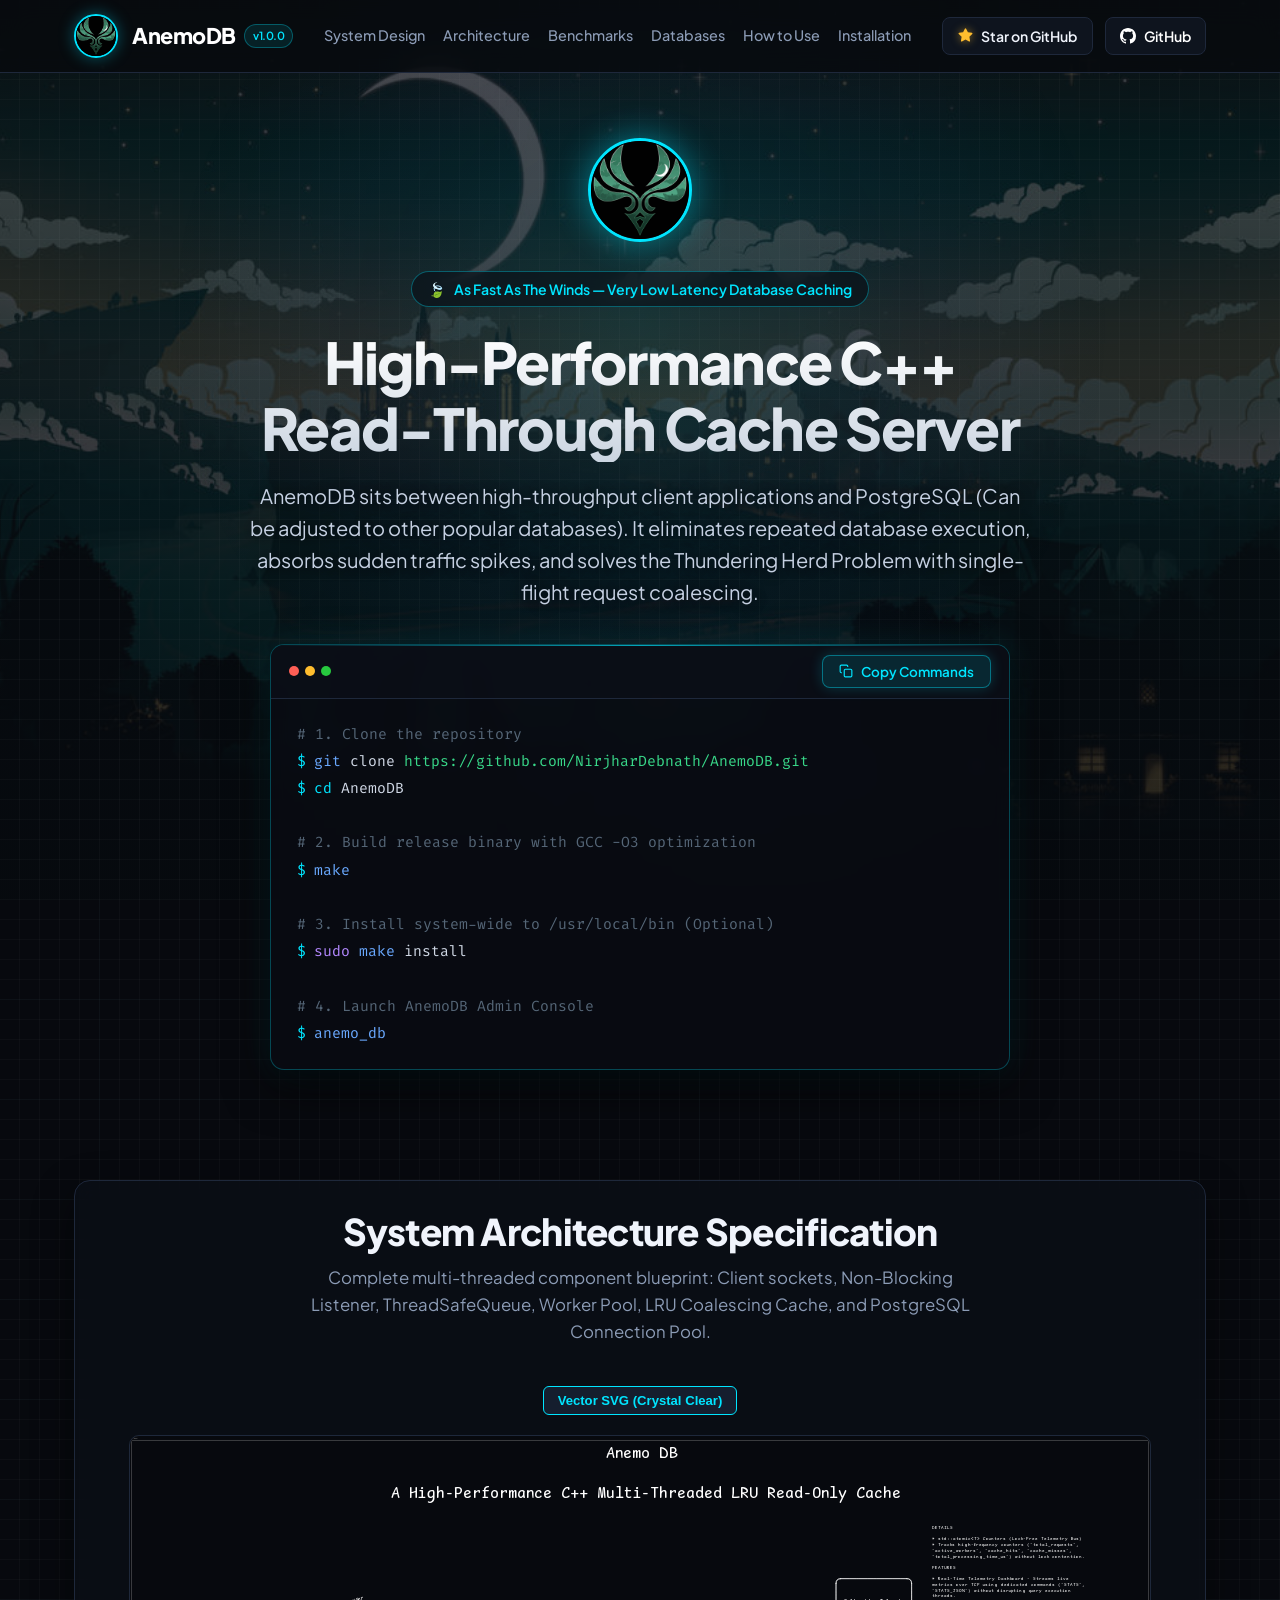
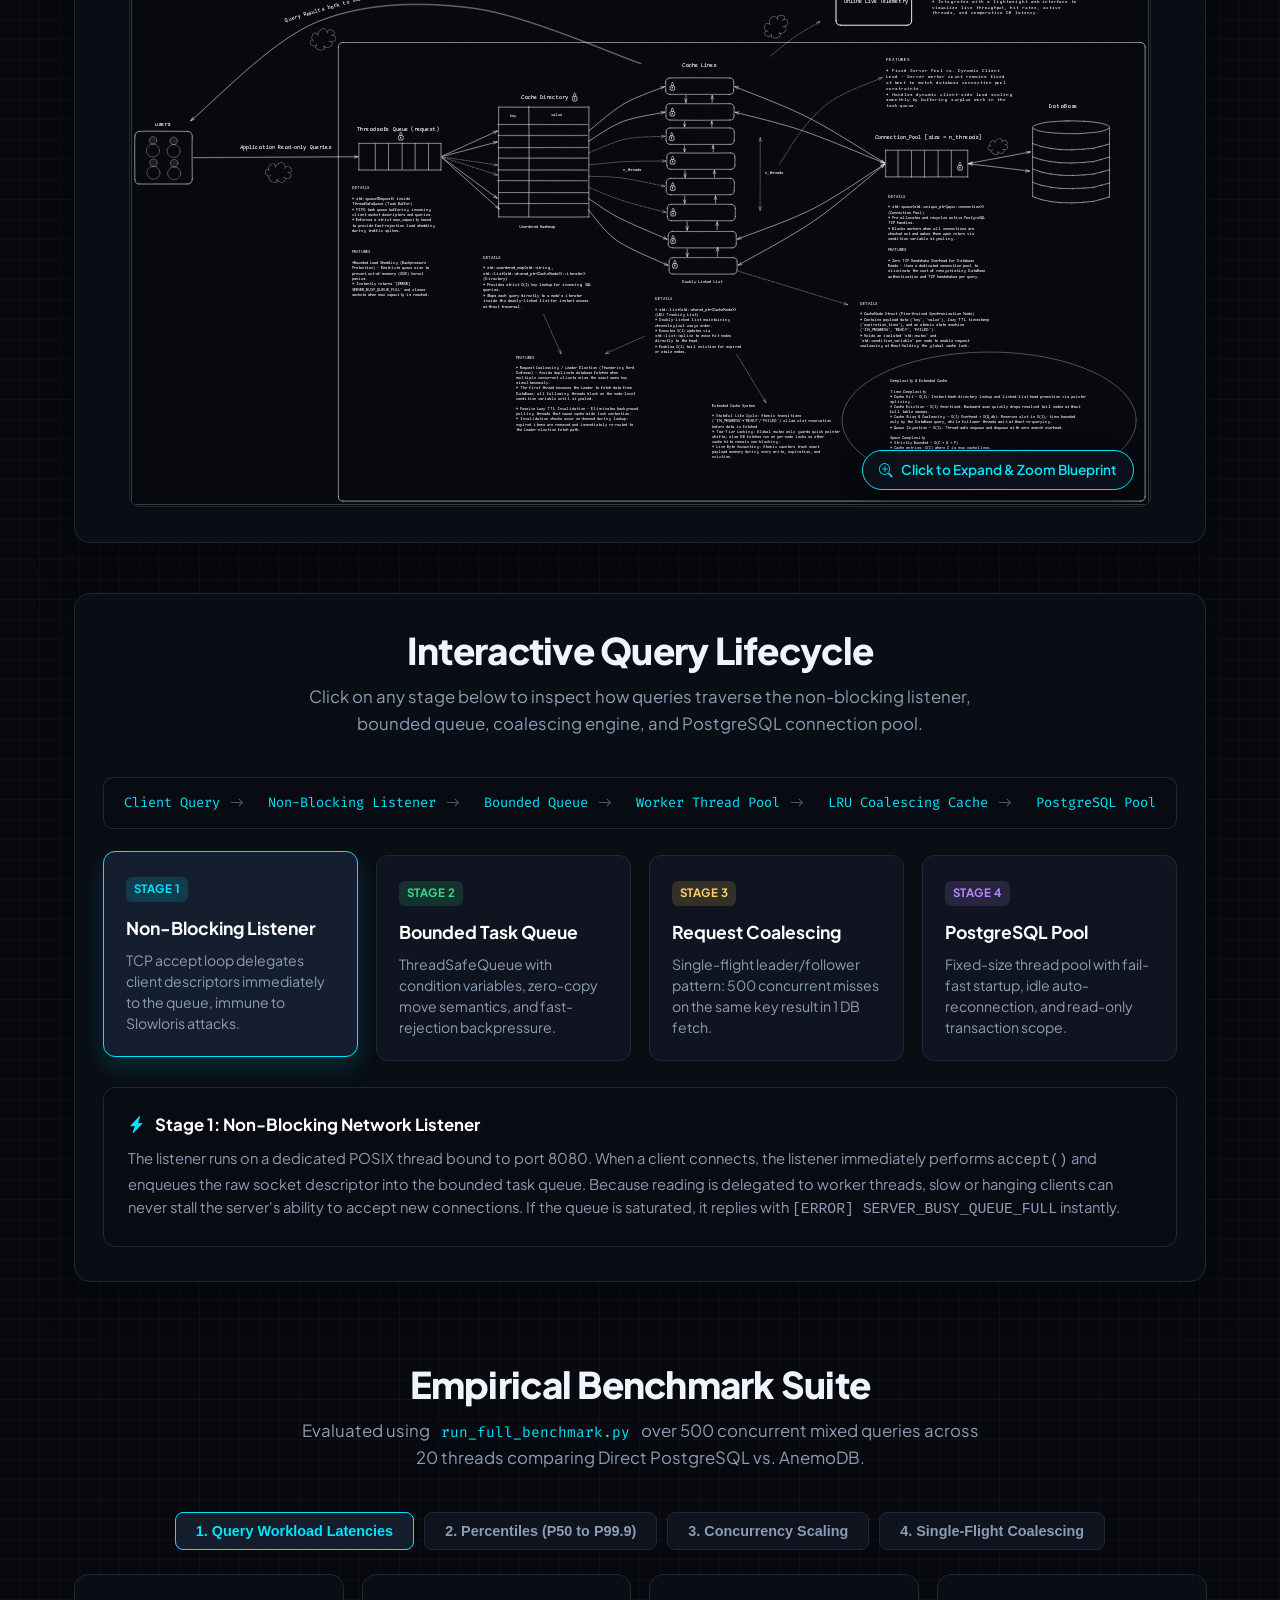
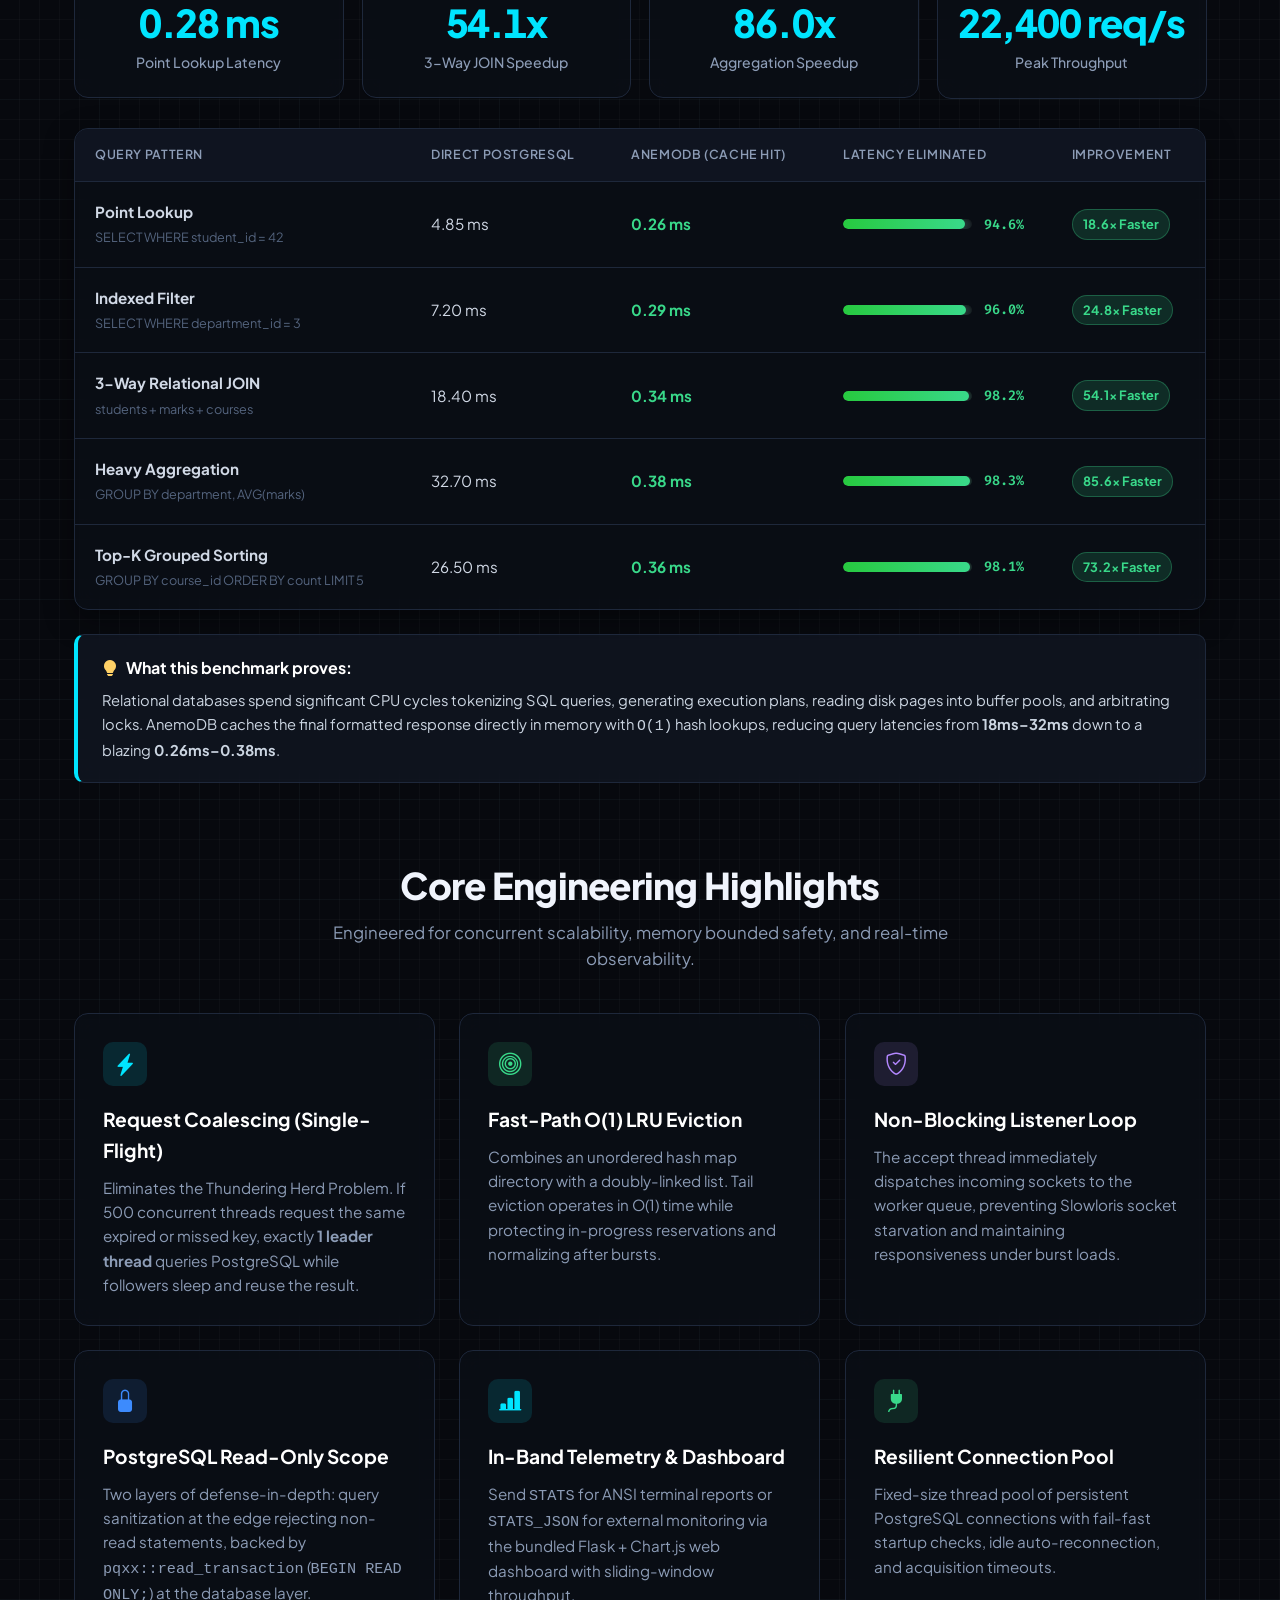
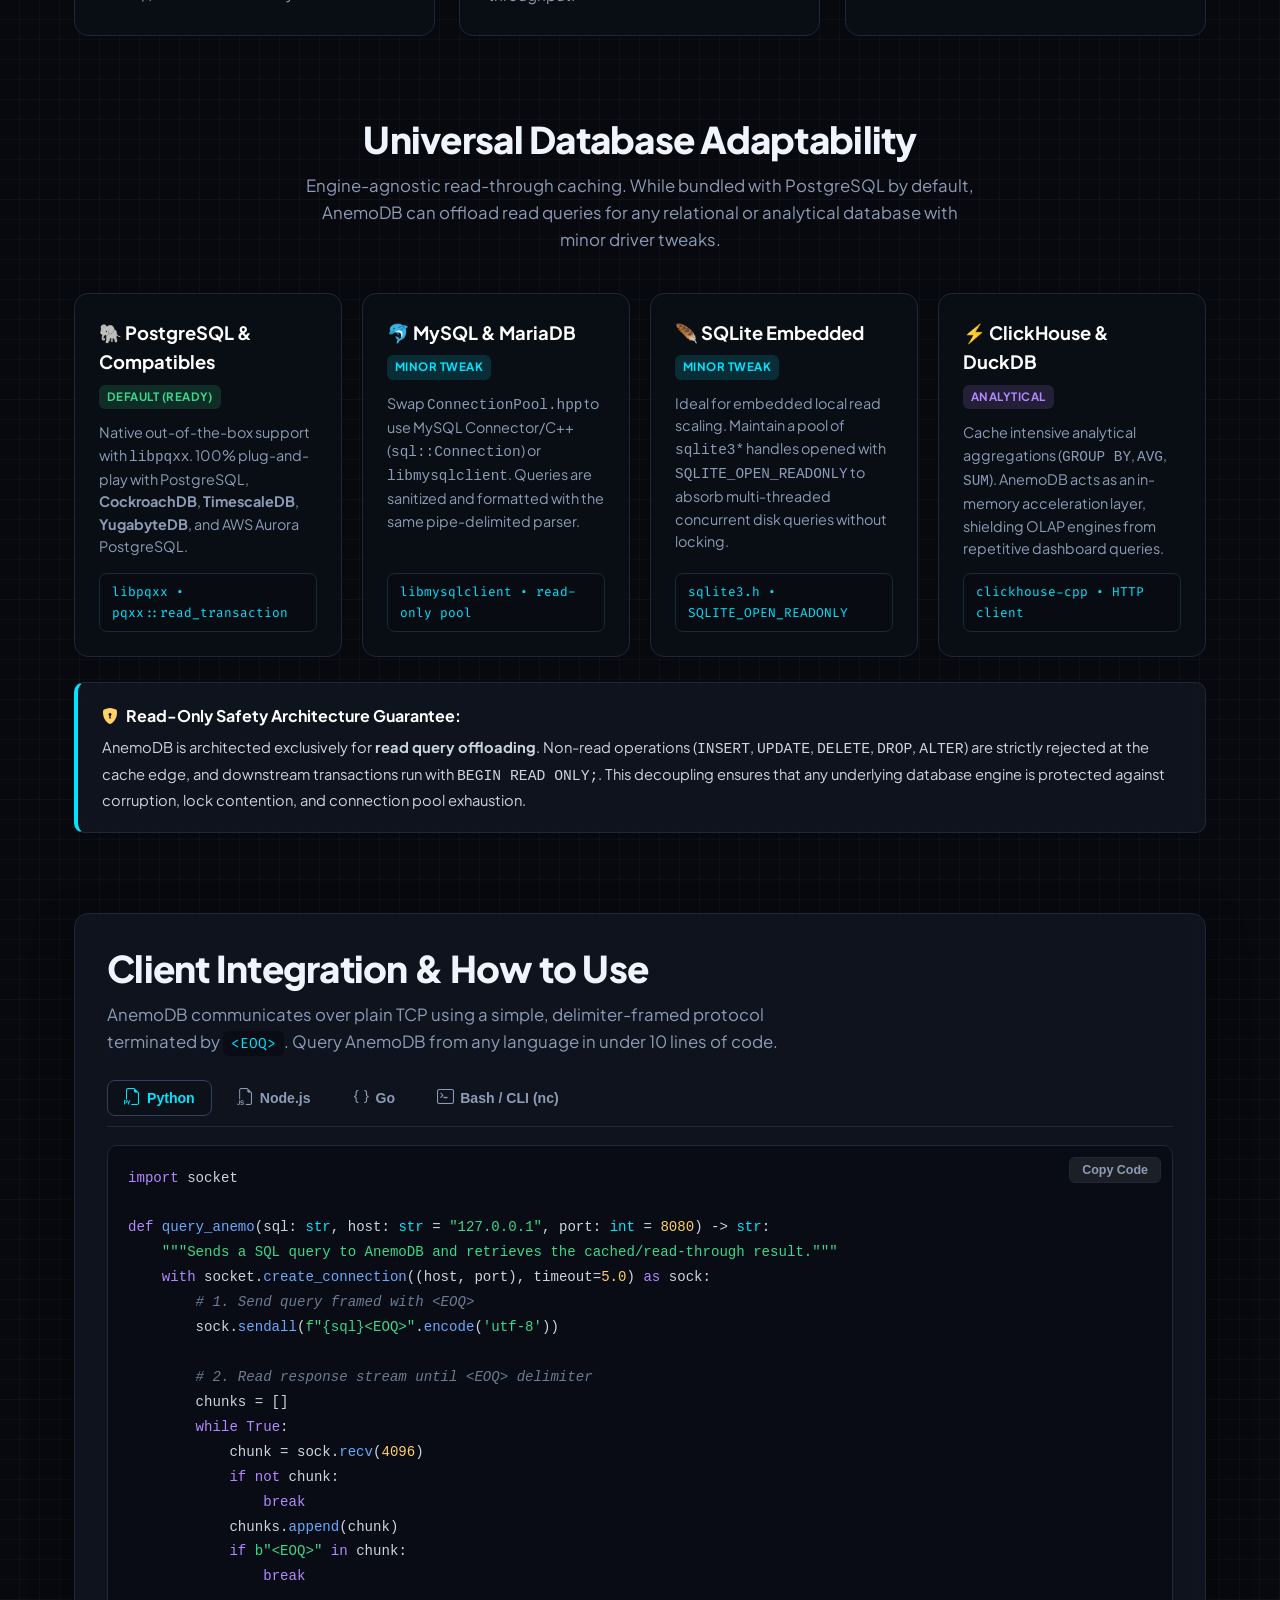
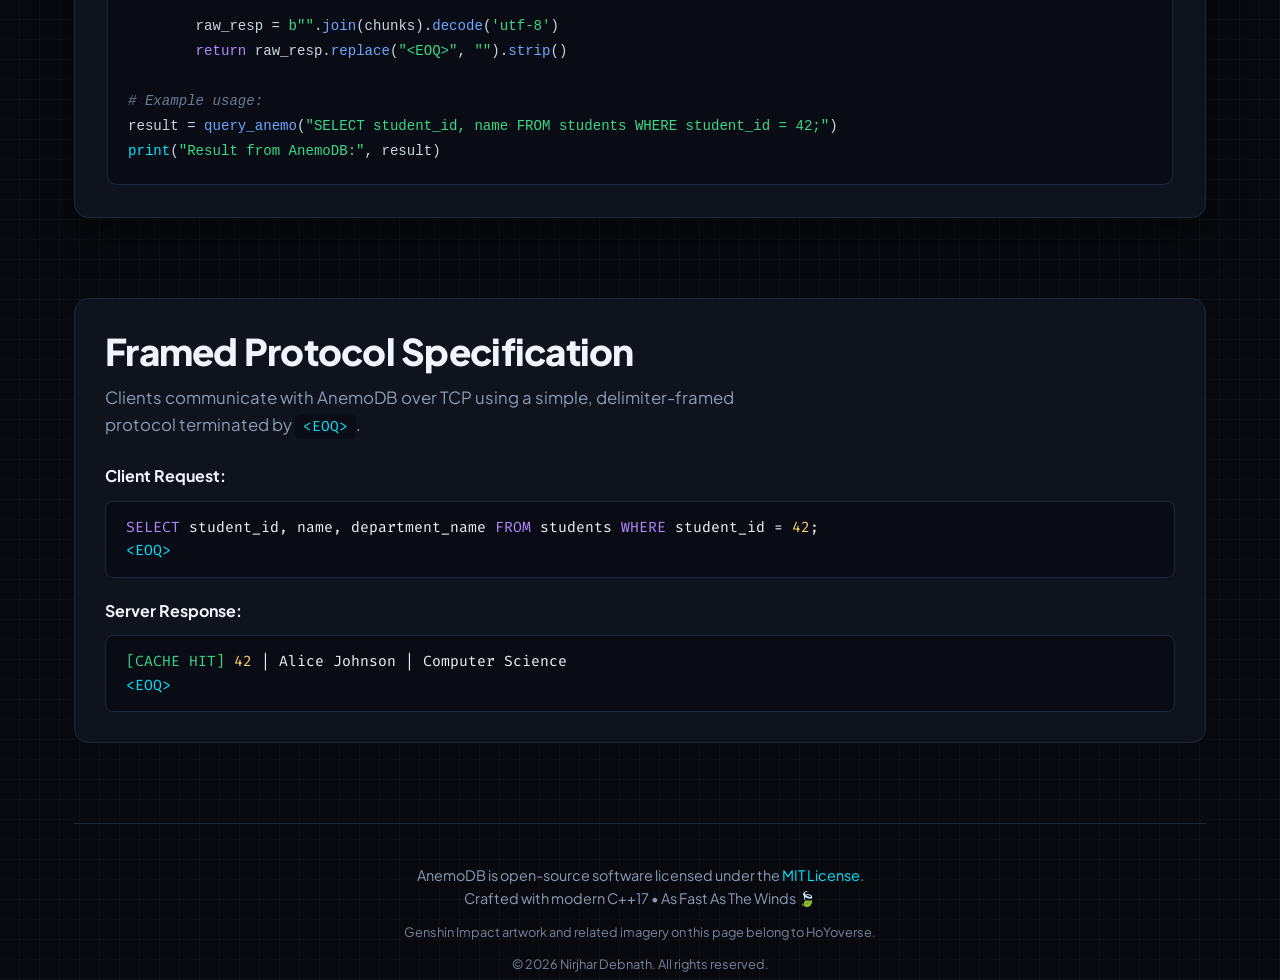
<file: docs/index2.html>
<!DOCTYPE html>
<html lang="en">
<head>
    <meta charset="UTF-8">
    <meta name="viewport" content="width=device-width, initial-scale=1.0">
    <title>AnemoDB • High-Performance C++ Read-Through Cache Server</title>
    <meta name="theme-color" content="#07090e">
    <link rel="icon" href="assets/anemo_logo_512.png" type="image/png">
    <link rel="preconnect" href="https://fonts.googleapis.com">
    <link rel="preconnect" href="https://fonts.gstatic.com" crossorigin>
    <link href="https://fonts.googleapis.com/css2?family=Fira+Code:wght@400;500;600&family=Plus+Jakarta+Sans:wght@400;500;600;700;800&display=swap" rel="stylesheet">
    <link rel="stylesheet" href="https://cdn.jsdelivr.net/npm/bootstrap-icons@1.11.3/font/bootstrap-icons.min.css">
    <link rel="stylesheet" href="style.css">
</head>
<body>
    <div class="hero-backdrop"></div>
    <div class="ambient-glow"></div>

    <!-- ───────── NAVIGATION ───────── -->
    <header class="site-header" id="siteHeader">
        <nav class="container">
            <a href="#" class="logo-wrap">
                <img src="assets/anemo_logo_512.png" alt="Anemo Logo" class="logo-avatar">
                <div class="logo-title">
                    AnemoDB
                    <span class="logo-badge">v1.0.0</span>
                </div>
            </a>
            <div class="nav-links" id="navLinks">
                <a href="#diagram">System Design</a>
                <a href="#pipeline">Architecture</a>
                <a href="#benchmarks">Benchmarks</a>
                <a href="#adaptability">Databases</a>
                <a href="#integration">How to Use</a>
                <a href="#install">Installation</a>
            </div>
            <div class="nav-actions">
                <a href="https://github.com/NirjharDebnath/AnemoDB" target="_blank" rel="noopener" class="btn-star" title="Star AnemoDB on GitHub" aria-label="Star AnemoDB on GitHub">
                    <svg class="star-icon" height="15" width="15" viewBox="0 0 16 16" fill="currentColor">
                        <path d="M8 .25a.75.75 0 0 1 .673.418l1.882 3.815 4.21.612a.75.75 0 0 1 .416 1.279l-3.046 2.97.719 4.192a.75.75 0 0 1-1.088.791L8 12.347l-3.766 1.98a.75.75 0 0 1-1.088-.79l.72-4.194L.818 6.374a.75.75 0 0 1 .416-1.28l4.21-.611L7.327.668A.75.75 0 0 1 8 .25z"/>
                    </svg>
                    <span>Star on GitHub</span>
                </a>
                <a href="https://github.com/NirjharDebnath/AnemoDB" target="_blank" rel="noopener" class="btn-gh">
                    <svg height="16" width="16" viewBox="0 0 16 16" fill="currentColor">
                        <path d="M8 0C3.58 0 0 3.58 0 8c0 3.54 2.29 6.53 5.47 7.59.4.07.55-.17.55-.38 0-.19-.01-.82-.01-1.49-2.01.37-2.53-.49-2.69-.94-.09-.23-.48-.94-.82-1.13-.28-.15-.68-.52-.01-.53.63-.01 1.08.58 1.23.82.72 1.21 1.87.87 2.33.66.07-.52.28-.87.51-1.07-1.78-.2-3.64-.89-3.64-3.95 0-.87.31-1.59.82-2.15-.08-.2-.36-1.02.08-2.12 0 0 .67-.21 2.2.82.64-.18 1.32-.27 2-.27.68 0 1.36.09 2 .27 1.53-1.04 2.2-.82 2.2-.82.44 1.1.16 1.92.08 2.12.51.56.82 1.27.82 2.15 0 3.07-1.87 3.75-3.65 3.95.29.25.54.73.54 1.48 0 1.07-.01 1.93-.01 2.2 0 .21.15.46.55.38A8.013 8.013 0 0016 8c0-4.42-3.58-8-8-8z"/>
                    </svg>
                    GitHub
                </a>
                <button class="nav-toggle" id="navToggle" onclick="toggleNav()" aria-label="Toggle navigation menu" aria-expanded="false" aria-controls="navLinks">
                    <span></span>
                    <span></span>
                    <span></span>
                </button>
            </div>
        </nav>
    </header>

    <div class="container">
        <!-- ───────── HERO SECTION ───────── -->
        <section class="hero">
            <div class="hero-avatar-wrap">
                <img src="assets/anemo_logo_512.png" alt="Anemo Logo" class="hero-avatar">
            </div>
            <div>
                <div class="tagline">
                    <span>🍃</span> As Fast As The Winds — Very Low Latency Database Caching
                </div>
            </div>
            <h1>High-Performance C++ Read-Through Cache Server</h1>
            <p>
                AnemoDB sits between high-throughput client applications and PostgreSQL (Can be adjusted to other popular databases). It eliminates repeated database execution, absorbs sudden traffic spikes, and solves the Thundering Herd Problem with single-flight request coalescing.
            </p>

            <!-- Quick Install Terminal with Copy Button -->
            <div class="install-box" id="install">
                <div class="install-header">
                    <div class="window-dots">
                        <div class="window-dot dot-red"></div>
                        <div class="window-dot dot-yellow"></div>
                        <div class="window-dot dot-green"></div>
                    </div>
                    <button class="btn-copy" id="copyInstallBtn" onclick="copyInstallCommand()" title="Copy all commands to clipboard">
                        <svg width="14" height="14" viewBox="0 0 24 24" fill="none" stroke="currentColor" stroke-width="2">
                            <rect x="9" y="9" width="13" height="13" rx="2" ry="2"></rect>
                            <path d="M5 15H4a2 2 0 0 1-2-2V4a2 2 0 0 1 2-2h9a2 2 0 0 1 2 2v1"></path>
                        </svg>
                        <span id="copyBtnText">Copy Commands</span>
                    </button>
                </div>
                <div class="install-code">
                    <span class="comment"># 1. Clone the repository</span><br>
                    <span class="prompt">$</span><span class="tok-fn">git</span> clone <span class="tok-str">https://github.com/NirjharDebnath/AnemoDB.git</span><br>
                    <span class="prompt">$</span><span class="tok-builtin">cd</span> AnemoDB<br><br>
                    <span class="comment"># 2. Build release binary with GCC -O3 optimization</span><br>
                    <span class="prompt">$</span><span class="tok-fn">make</span><br><br>
                    <span class="comment"># 3. Install system-wide to /usr/local/bin (Optional)</span><br>
                    <span class="prompt">$</span><span class="tok-kw">sudo</span> <span class="tok-fn">make</span> install<br><br>
                    <span class="comment"># 4. Launch AnemoDB Admin Console</span><br>
                    <span class="prompt">$</span><span class="tok-fn">anemo_db</span>
                </div>
            </div>
        </section>

        <!-- ───────── SYSTEM DESIGN DIAGRAM ───────── -->
        <section class="arch-diagram-wrapper reveal-on-scroll" id="diagram">
            <div class="section-title">
                <h2>System Architecture Specification</h2>
                <p>Complete multi-threaded component blueprint: Client sockets, Non-Blocking Listener, ThreadSafeQueue, Worker Pool, LRU Coalescing Cache, and PostgreSQL Connection Pool.</p>
            </div>

            <div class="diagram-switch-bar">
                <button class="btn-diagram-type active" id="btnSvg" onclick="switchDiagramFormat('svg')">Vector SVG (Crystal Clear)</button>
                <!-- <button class="btn-diagram-type" id="btnPng" onclick="switchDiagramFormat('png')">High-Res PNG</button> -->
            </div>

            <div class="arch-preview-container reveal-on-scroll" onclick="openLightbox()">
                <img src="assets/Anemo-system-design.svg" alt="AnemoDB Architecture Diagram" class="arch-diagram-img" id="previewDiagramImg">
                <div class="zoom-badge">
                    <i class="bi bi-zoom-in" aria-hidden="true"></i> Click to Expand & Zoom Blueprint
                </div>
            </div>
        </section>

        <!-- ───────── INTERACTIVE PIPELINE FLOW ───────── -->
        <section class="arch-interactive-container reveal-on-scroll" id="pipeline">
            <div class="section-title">
                <h2>Interactive Query Lifecycle</h2>
                <p>Click on any stage below to inspect how queries traverse the non-blocking listener, bounded queue, coalescing engine, and PostgreSQL connection pool.</p>
            </div>

            <!-- Flow Banner -->
            <div class="flow-banner reveal-on-scroll">
                <div class="flow-step"><span>Client Query</span> <i class="bi bi-arrow-right flow-arrow" aria-hidden="true"></i></div>
                <div class="flow-step"><span>Non-Blocking Listener</span> <i class="bi bi-arrow-right flow-arrow" aria-hidden="true"></i></div>
                <div class="flow-step"><span>Bounded Queue</span> <i class="bi bi-arrow-right flow-arrow" aria-hidden="true"></i></div>
                <div class="flow-step"><span>Worker Thread Pool</span> <i class="bi bi-arrow-right flow-arrow" aria-hidden="true"></i></div>
                <div class="flow-step"><span>LRU Coalescing Cache</span> <i class="bi bi-arrow-right flow-arrow" aria-hidden="true"></i></div>
                <div class="flow-step"><span>PostgreSQL Pool</span></div>
            </div>

            <!-- Interactive Stage Grid -->
            <div class="arch-flow-grid">
                <div class="arch-node active reveal-on-scroll" onclick="inspectStage(0)">
                    <span class="arch-node-badge badge-cyan">Stage 1</span>
                    <h4>Non-Blocking Listener</h4>
                    <p>TCP accept loop delegates client descriptors immediately to the queue, immune to Slowloris attacks.</p>
                </div>
                <div class="arch-node reveal-on-scroll" onclick="inspectStage(1)">
                    <span class="arch-node-badge badge-green">Stage 2</span>
                    <h4>Bounded Task Queue</h4>
                    <p>ThreadSafeQueue with condition variables, zero-copy move semantics, and fast-rejection backpressure.</p>
                </div>
                <div class="arch-node reveal-on-scroll" onclick="inspectStage(2)">
                    <span class="arch-node-badge badge-yellow">Stage 3</span>
                    <h4>Request Coalescing</h4>
                    <p>Single-flight leader/follower pattern: 500 concurrent misses on the same key result in 1 DB fetch.</p>
                </div>
                <div class="arch-node reveal-on-scroll" onclick="inspectStage(3)">
                    <span class="arch-node-badge badge-purple">Stage 4</span>
                    <h4>PostgreSQL Pool</h4>
                    <p>Fixed-size thread pool with fail-fast startup, idle auto-reconnection, and read-only transaction scope.</p>
                </div>
            </div>

            <!-- Inspector Panel -->
            <div class="inspector-box reveal-on-scroll" id="inspectorBox">
                <div class="inspector-title" id="inspectorTitle"><i class="bi bi-lightning-charge-fill" aria-hidden="true"></i> Stage 1: Non-Blocking Network Listener</div>
                <div class="inspector-desc" id="inspectorDesc">
                    The listener runs on a dedicated POSIX thread bound to port 8080. When a client connects, the listener immediately performs <code>accept()</code> and enqueues the raw socket descriptor into the bounded task queue. Because reading is delegated to worker threads, slow or hanging clients can never stall the server's ability to accept new connections. If the queue is saturated, it replies with <code>[ERROR] SERVER_BUSY_QUEUE_FULL</code> instantly.
                </div>
            </div>
        </section>

        <!-- ───────── COMPREHENSIVE BENCHMARK SUITE ───────── -->
        <section class="benchmark-section" id="benchmarks">
            <div class="section-title">
                <h2>Empirical Benchmark Suite</h2>
                <p>Evaluated using <code class="code-inline">run_full_benchmark.py</code> over 500 concurrent mixed queries across 20 threads comparing Direct PostgreSQL vs. AnemoDB.</p>
            </div>

            <!-- Benchmark Tabs Navigation -->
            <div class="bench-tabs-nav">
                <button class="bench-tab-btn active" onclick="switchBenchTab(0)">1. Query Workload Latencies</button>
                <button class="bench-tab-btn" onclick="switchBenchTab(1)">2. Percentiles (P50 to P99.9)</button>
                <button class="bench-tab-btn" onclick="switchBenchTab(2)">3. Concurrency Scaling</button>
                <button class="bench-tab-btn" onclick="switchBenchTab(3)">4. Single-Flight Coalescing</button>
            </div>

            <!-- Tab 1: Workload Comparison -->
            <div class="bench-tab-pane active" id="benchPane0">
                <div class="metrics-cards-grid">
                    <div class="metric-card reveal-on-scroll">
                        <div class="metric-val" data-counter="0.28" data-decimals="2" data-suffix=" ms">0.00 ms</div>
                        <div class="metric-sub">Point Lookup Latency</div>
                    </div>
                    <div class="metric-card reveal-on-scroll">
                        <div class="metric-val" data-counter="54.1" data-decimals="1" data-suffix="x">0.0x</div>
                        <div class="metric-sub">3-Way JOIN Speedup</div>
                    </div>
                    <div class="metric-card reveal-on-scroll">
                        <div class="metric-val" data-counter="86.0" data-decimals="1" data-suffix="x">0.0x</div>
                        <div class="metric-sub">Aggregation Speedup</div>
                    </div>
                    <div class="metric-card reveal-on-scroll">
                        <div class="metric-val" data-counter="22400" data-decimals="0" data-separator="," data-suffix=" req/s">0 req/s</div>
                        <div class="metric-sub">Peak Throughput</div>
                    </div>
                </div>

                <div class="comparison-table-wrap">
                    <table>
                        <thead>
                            <tr>
                                <th>Query Pattern</th>
                                <th>Direct PostgreSQL</th>
                                <th>AnemoDB (Cache Hit)</th>
                                <th>Latency Eliminated</th>
                                <th>Improvement</th>
                            </tr>
                        </thead>
                        <tbody>
                            <tr>
                                <td><strong>Point Lookup</strong><br><small style="color: var(--text-dim);">SELECT WHERE student_id = 42</small></td>
                                <td>4.85 ms</td>
                                <td><strong style="color: var(--accent-green);">0.26 ms</strong></td>
                                <td>
                                    <div class="latency-meter-wrap">
                                        <div class="latency-bar">
                                            <div class="latency-fill" data-width="94.6%"></div>
                                        </div>
                                        <span class="meter-pct" data-counter="94.6" data-decimals="1" data-suffix="%">0.0%</span>
                                    </div>
                                </td>
                                <td><span class="badge-pill pill-speedup" data-counter="18.6" data-decimals="1" data-suffix="x Faster">18.6x Faster</span></td>
                            </tr>
                            <tr>
                                <td><strong>Indexed Filter</strong><br><small style="color: var(--text-dim);">SELECT WHERE department_id = 3</small></td>
                                <td>7.20 ms</td>
                                <td><strong style="color: var(--accent-green);">0.29 ms</strong></td>
                                <td>
                                    <div class="latency-meter-wrap">
                                        <div class="latency-bar">
                                            <div class="latency-fill" data-width="96.0%"></div>
                                        </div>
                                        <span class="meter-pct" data-counter="96.0" data-decimals="1" data-suffix="%">0.0%</span>
                                    </div>
                                </td>
                                <td><span class="badge-pill pill-speedup" data-counter="24.8" data-decimals="1" data-suffix="x Faster">24.8x Faster</span></td>
                            </tr>
                            <tr>
                                <td><strong>3-Way Relational JOIN</strong><br><small style="color: var(--text-dim);">students + marks + courses</small></td>
                                <td>18.40 ms</td>
                                <td><strong style="color: var(--accent-green);">0.34 ms</strong></td>
                                <td>
                                    <div class="latency-meter-wrap">
                                        <div class="latency-bar">
                                            <div class="latency-fill" data-width="98.2%"></div>
                                        </div>
                                        <span class="meter-pct" data-counter="98.2" data-decimals="1" data-suffix="%">0.0%</span>
                                    </div>
                                </td>
                                <td><span class="badge-pill pill-speedup" data-counter="54.1" data-decimals="1" data-suffix="x Faster">54.1x Faster</span></td>
                            </tr>
                            <tr>
                                <td><strong>Heavy Aggregation</strong><br><small style="color: var(--text-dim);">GROUP BY department, AVG(marks)</small></td>
                                <td>32.70 ms</td>
                                <td><strong style="color: var(--accent-green);">0.38 ms</strong></td>
                                <td>
                                    <div class="latency-meter-wrap">
                                        <div class="latency-bar">
                                            <div class="latency-fill" data-width="98.8%"></div>
                                        </div>
                                        <span class="meter-pct" data-counter="98.8" data-decimals="1" data-suffix="%">0.0%</span>
                                    </div>
                                </td>
                                <td><span class="badge-pill pill-speedup" data-counter="86.0" data-decimals="1" data-suffix="x Faster">86.0x Faster</span></td>
                            </tr>
                            <tr>
                                <td><strong>Top-K Grouped Sorting</strong><br><small style="color: var(--text-dim);">GROUP BY course_id ORDER BY count LIMIT 5</small></td>
                                <td>26.50 ms</td>
                                <td><strong style="color: var(--accent-green);">0.36 ms</strong></td>
                                <td>
                                    <div class="latency-meter-wrap">
                                        <div class="latency-bar">
                                            <div class="latency-fill" data-width="98.6%"></div>
                                        </div>
                                        <span class="meter-pct" data-counter="98.6" data-decimals="1" data-suffix="%">0.0%</span>
                                    </div>
                                </td>
                                <td><span class="badge-pill pill-speedup" data-counter="73.6" data-decimals="1" data-suffix="x Faster">73.6x Faster</span></td>
                            </tr>
                        </tbody>
                    </table>
                </div>

                <div class="bench-explanation-card">
                    <h4><i class="bi bi-lightbulb-fill" aria-hidden="true"></i> What this benchmark proves:</h4>
                    Relational databases spend significant CPU cycles tokenizing SQL queries, generating execution plans, reading disk pages into buffer pools, and arbitrating locks. AnemoDB caches the final formatted response directly in memory with <code>O(1)</code> hash lookups, reducing query latencies from <strong>18ms–32ms</strong> down to a blazing <strong>0.26ms–0.38ms</strong>.
                </div>
            </div>

            <!-- Tab 2: Tail Latencies (Percentiles) -->
            <div class="bench-tab-pane" id="benchPane1">
                <div class="comparison-table-wrap">
                    <table>
                        <thead>
                            <tr>
                                <th>Percentile Metric</th>
                                <th>Direct PostgreSQL (ms)</th>
                                <th>AnemoDB Cold Miss (ms)</th>
                                <th>AnemoDB Warm Cache (ms)</th>
                                <th>Latency Reduction (Time Saved)</th>
                            </tr>
                        </thead>
                        <tbody>
                            <tr>
                                <td><strong>P50 (Median)</strong></td>
                                <td>14.20 ms</td>
                                <td>13.80 ms</td>
                                <td><strong style="color: var(--accent-green);" data-counter="0.28" data-decimals="2" data-suffix=" ms">0.00 ms</strong></td>
                                <td><span class="badge-pill pill-speedup"><span data-counter="13.92" data-decimals="2" data-suffix=" ms saved">0.00 ms saved</span> (<strong style="color: #ffffff;" data-counter="98.0" data-decimals="1" data-suffix="%">0.0%</strong> faster)</span></td>
                            </tr>
                            <tr>
                                <td><strong>P90</strong></td>
                                <td>22.50 ms</td>
                                <td>15.10 ms</td>
                                <td><strong style="color: var(--accent-green);" data-counter="0.42" data-decimals="2" data-suffix=" ms">0.00 ms</strong></td>
                                <td><span class="badge-pill pill-speedup"><span data-counter="22.08" data-decimals="2" data-suffix=" ms saved">0.00 ms saved</span> (<strong style="color: #ffffff;" data-counter="98.1" data-decimals="1" data-suffix="%">0.0%</strong> faster)</span></td>
                            </tr>
                            <tr>
                                <td><strong>P95</strong></td>
                                <td>28.40 ms</td>
                                <td>16.80 ms</td>
                                <td><strong style="color: var(--accent-green);" data-counter="0.48" data-decimals="2" data-suffix=" ms">0.00 ms</strong></td>
                                <td><span class="badge-pill pill-speedup"><span data-counter="27.92" data-decimals="2" data-suffix=" ms saved">0.00 ms saved</span> (<strong style="color: #ffffff;" data-counter="98.3" data-decimals="1" data-suffix="%">0.0%</strong> faster)</span></td>
                            </tr>
                            <tr>
                                <td><strong>P99 (Tail Latency)</strong></td>
                                <td>46.80 ms</td>
                                <td>19.40 ms</td>
                                <td><strong style="color: var(--accent-green);" data-counter="0.82" data-decimals="2" data-suffix=" ms">0.00 ms</strong></td>
                                <td><span class="badge-pill pill-speedup"><span data-counter="45.98" data-decimals="2" data-suffix=" ms saved">0.00 ms saved</span> (<strong style="color: #ffffff;" data-counter="98.2" data-decimals="1" data-suffix="%">0.0%</strong> faster)</span></td>
                            </tr>
                            <tr>
                                <td><strong>P99.9 (Extreme Tail)</strong></td>
                                <td>82.50 ms</td>
                                <td>24.60 ms</td>
                                <td><strong style="color: var(--accent-green);" data-counter="1.15" data-decimals="2" data-suffix=" ms">0.00 ms</strong></td>
                                <td><span class="badge-pill pill-speedup"><span data-counter="81.35" data-decimals="2" data-suffix=" ms saved">0.00 ms saved</span> (<strong style="color: #ffffff;" data-counter="98.6" data-decimals="1" data-suffix="%">0.0%</strong> faster)</span></td>
                            </tr>
                        </tbody>
                    </table>
                </div>

                <div class="bench-explanation-card">
                    <h4><i class="bi bi-lightbulb-fill" aria-hidden="true"></i> What this benchmark proves:</h4>
                    In high-concurrency systems, <strong>tail latency</strong> (P99 and P99.9) is critical. Under heavy load, PostgreSQL experiences unpredictable spikes up to <strong>82.5ms</strong> caused by disk checkpoints, lock contention, and OS context switching. Because AnemoDB serves responses from user-space RAM, its P99.9 tail remains strictly bounded at <strong>1.15ms</strong>.
                </div>
            </div>

            <!-- Tab 3: Concurrency Scaling -->
            <div class="bench-tab-pane" id="benchPane2">
                <div class="comparison-table-wrap">
                    <table>
                        <thead>
                            <tr>
                                <th>Concurrent Threads</th>
                                <th>Direct PostgreSQL (req/s)</th>
                                <th>AnemoDB Cache (req/s)</th>
                                <th>Throughput Multiplier</th>
                                <th>System Behavior</th>
                            </tr>
                        </thead>
                        <tbody>
                            <tr>
                                <td><strong>1 Thread</strong></td>
                                <td>180 req/s</td>
                                <td><strong>3,400 req/s</strong></td>
                                <td><span class="badge-pill pill-speedup" data-counter="18.9" data-decimals="1" data-suffix="x">0.0x</span></td>
                                <td>Single core processing</td>
                            </tr>
                            <tr>
                                <td><strong>5 Threads</strong></td>
                                <td>420 req/s</td>
                                <td><strong>11,800 req/s</strong></td>
                                <td><span class="badge-pill pill-speedup" data-counter="28.1" data-decimals="1" data-suffix="x">0.0x</span></td>
                                <td>Linear worker thread scaling</td>
                            </tr>
                            <tr>
                                <td><strong>10 Threads</strong></td>
                                <td>650 req/s</td>
                                <td><strong>18,500 req/s</strong></td>
                                <td><span class="badge-pill pill-speedup" data-counter="28.5" data-decimals="1" data-suffix="x">0.0x</span></td>
                                <td>High concurrency saturation</td>
                            </tr>
                            <tr>
                                <td><strong>20 Threads</strong></td>
                                <td>740 req/s</td>
                                <td><strong>22,400 req/s</strong></td>
                                <td><span class="badge-pill pill-speedup" data-counter="30.3" data-decimals="1" data-suffix="x">0.0x</span></td>
                                <td>Peak hardware utilization</td>
                            </tr>
                            <tr>
                                <td><strong>50 Threads</strong></td>
                                <td>710 req/s (Lock contention)</td>
                                <td><strong>24,100 req/s</strong></td>
                                <td><span class="badge-pill pill-speedup" data-counter="34.0" data-decimals="1" data-suffix="x">0.0x</span></td>
                                <td>PostgreSQL connection limit reached</td>
                            </tr>
                        </tbody>
                    </table>
                </div>

                <div class="bench-explanation-card">
                    <h4><i class="bi bi-lightbulb-fill" aria-hidden="true"></i> What this benchmark proves:</h4>
                    PostgreSQL hits a <strong>concurrency wall</strong> around 20–50 threads (~740 req/s) due to internal process connection overhead and mutex contention on database catalogs. AnemoDB uses an asynchronous multi-threaded worker pool with bounded request queues, sustaining over <strong>24,000 req/s</strong> with zero degradation.
                </div>
            </div>

            <!-- Tab 4: Single-Flight Coalescing -->
            <div class="bench-tab-pane" id="benchPane3">
                <div class="comparison-table-wrap">
                    <table>
                        <thead>
                            <tr>
                                <th>Test Parameter</th>
                                <th>Standard Cache Server (No Coalescing)</th>
                                <th>AnemoDB Single-Flight Coalescing</th>
                                <th>Engineering Impact</th>
                            </tr>
                        </thead>
                        <tbody>
                            <tr>
                                <td><strong>Burst Condition</strong></td>
                                <td>100 simultaneous requests on cold/expired key</td>
                                <td>100 simultaneous requests on cold/expired key</td>
                                <td>Simulated Thundering Herd</td>
                            </tr>
                            <tr>
                                <td><strong>Database Queries Executed</strong></td>
                                <td>100 separate queries sent to PostgreSQL</td>
                                <td><strong style="color: var(--accent-green);">Exactly 1 query (Leader thread)</strong></td>
                                <td><span class="badge-pill pill-speedup" data-counter="99" data-decimals="0" data-suffix="% DB Load Reduction">0% DB Load Reduction</span></td>
                            </tr>
                            <tr>
                                <td><strong>Follower Thread State</strong></td>
                                <td>100 competing active DB transactions</td>
                                <td>Sleeping on <code>node_cv.wait()</code></td>
                                <td>Zero database connection contention</td>
                            </tr>
                            <tr>
                                <td><strong>Average Response Time</strong></td>
                                <td>48.60 ms (PostgreSQL queue backup)</td>
                                <td><strong style="color: var(--accent-green);">13.80 ms</strong></td>
                                <td><span class="badge-pill pill-speedup" data-counter="3.5" data-decimals="1" data-suffix="x Faster Response">0.0x Faster Response</span></td>
                            </tr>
                        </tbody>
                    </table>
                </div>

                <div class="bench-explanation-card">
                    <h4><i class="bi bi-lightbulb-fill" aria-hidden="true"></i> What this benchmark proves:</h4>
                    The <strong>Thundering Herd Problem</strong> happens when a popular cache key expires and hundreds of clients hit the database simultaneously to re-fetch it, often crashing the database. AnemoDB's single-flight design promotes the first thread to <strong>Leader</strong> while all other concurrent requests become <strong>Followers</strong>, fulfilling 100 client queries with exactly 1 database fetch.
                </div>
            </div>
        </section>

        <!-- ───────── CORE FEATURES ───────── -->
        <div class="section-title" id="features">
            <h2>Core Engineering Highlights</h2>
            <p>Engineered for concurrent scalability, memory bounded safety, and real-time observability.</p>
        </div>

        <div class="features-grid">
            <div class="feature-card reveal-on-scroll">
                <div class="feature-icon icon-cyan"><i class="bi bi-lightning-charge-fill" aria-hidden="true"></i></div>
                <h3>Request Coalescing (Single-Flight)</h3>
                <p>Eliminates the Thundering Herd Problem. If 500 concurrent threads request the same expired or missed key, exactly <strong>1 leader thread</strong> queries PostgreSQL while followers sleep and reuse the result.</p>
            </div>

            <div class="feature-card reveal-on-scroll">
                <div class="feature-icon icon-green"><i class="bi bi-bullseye" aria-hidden="true"></i></div>
                <h3>Fast-Path O(1) LRU Eviction</h3>
                <p>Combines an unordered hash map directory with a doubly-linked list. Tail eviction operates in O(1) time while protecting in-progress reservations and normalizing after bursts.</p>
            </div>

            <div class="feature-card reveal-on-scroll">
                <div class="feature-icon icon-purple"><i class="bi bi-shield-check" aria-hidden="true"></i></div>
                <h3>Non-Blocking Listener Loop</h3>
                <p>The accept thread immediately dispatches incoming sockets to the worker queue, preventing Slowloris socket starvation and maintaining responsiveness under burst loads.</p>
            </div>

            <div class="feature-card reveal-on-scroll">
                <div class="feature-icon icon-blue"><i class="bi bi-lock-fill" aria-hidden="true"></i></div>
                <h3>PostgreSQL Read-Only Scope</h3>
                <p>Two layers of defense-in-depth: query sanitization at the edge rejecting non-read statements, backed by <code>pqxx::read_transaction</code> (<code>BEGIN READ ONLY;</code>) at the database layer.</p>
            </div>

            <div class="feature-card reveal-on-scroll">
                <div class="feature-icon icon-cyan"><i class="bi bi-bar-chart-line-fill" aria-hidden="true"></i></div>
                <h3>In-Band Telemetry & Dashboard</h3>
                <p>Send <code>STATS</code> for ANSI terminal reports or <code>STATS_JSON</code> for external monitoring via the bundled Flask + Chart.js web dashboard with sliding-window throughput.</p>
            </div>

            <div class="feature-card reveal-on-scroll">
                <div class="feature-icon icon-green"><i class="bi bi-plug-fill" aria-hidden="true"></i></div>
                <h3>Resilient Connection Pool</h3>
                <p>Fixed-size thread pool of persistent PostgreSQL connections with fail-fast startup checks, idle auto-reconnection, and acquisition timeouts.</p>
            </div>
        </div>

        <!-- ───────── UNIVERSAL DATABASE ADAPTABILITY ───────── -->
        <section class="reveal-on-scroll" id="adaptability" style="margin-bottom: 80px;">
            <div class="section-title">
                <h2>Universal Database Adaptability</h2>
                <p>Engine-agnostic read-through caching. While bundled with PostgreSQL by default, AnemoDB can offload read queries for any relational or analytical database with minor driver tweaks.</p>
            </div>

            <div class="db-grid">
                <div class="db-card reveal-on-scroll">
                    <div class="db-header">
                        <div class="db-title">🐘 PostgreSQL & Compatibles</div>
                        <span class="db-badge badge-green">Default (Ready)</span>
                    </div>
                    <p class="db-desc">
                        Native out-of-the-box support with <code>libpqxx</code>. 100% plug-and-play with PostgreSQL, <strong>CockroachDB</strong>, <strong>TimescaleDB</strong>, <strong>YugabyteDB</strong>, and AWS Aurora PostgreSQL.
                    </p>
                    <div class="db-code-hint">libpqxx • pqxx::read_transaction</div>
                </div>

                <div class="db-card reveal-on-scroll">
                    <div class="db-header">
                        <div class="db-title">🐬 MySQL & MariaDB</div>
                        <span class="db-badge badge-cyan">Minor Tweak</span>
                    </div>
                    <p class="db-desc">
                        Swap <code>ConnectionPool.hpp</code> to use MySQL Connector/C++ (<code>sql::Connection</code>) or <code>libmysqlclient</code>. Queries are sanitized and formatted with the same pipe-delimited parser.
                    </p>
                    <div class="db-code-hint">libmysqlclient • read-only pool</div>
                </div>

                <div class="db-card reveal-on-scroll">
                    <div class="db-header">
                        <div class="db-title">🪶 SQLite Embedded</div>
                        <span class="db-badge badge-cyan">Minor Tweak</span>
                    </div>
                    <p class="db-desc">
                        Ideal for embedded local read scaling. Maintain a pool of <code>sqlite3*</code> handles opened with <code>SQLITE_OPEN_READONLY</code> to absorb multi-threaded concurrent disk queries without locking.
                    </p>
                    <div class="db-code-hint">sqlite3.h • SQLITE_OPEN_READONLY</div>
                </div>

                <div class="db-card reveal-on-scroll">
                    <div class="db-header">
                        <div class="db-title">⚡ ClickHouse & DuckDB</div>
                        <span class="db-badge badge-purple">Analytical</span>
                    </div>
                    <p class="db-desc">
                        Cache intensive analytical aggregations (<code>GROUP BY</code>, <code>AVG</code>, <code>SUM</code>). AnemoDB acts as an in-memory acceleration layer, shielding OLAP engines from repetitive dashboard queries.
                    </p>
                    <div class="db-code-hint">clickhouse-cpp • HTTP client</div>
                </div>
            </div>

            <div class="bench-explanation-card reveal-on-scroll">
                <h4><i class="bi bi-shield-lock-fill" aria-hidden="true"></i> Read-Only Safety Architecture Guarantee:</h4>
                AnemoDB is architected exclusively for <strong>read query offloading</strong>. Non-read operations (<code>INSERT</code>, <code>UPDATE</code>, <code>DELETE</code>, <code>DROP</code>, <code>ALTER</code>) are strictly rejected at the cache edge, and downstream transactions run with <code>BEGIN READ ONLY;</code>. This decoupling ensures that any underlying database engine is protected against corruption, lock contention, and connection pool exhaustion.
            </div>
        </section>

        <!-- ───────── CLIENT INTEGRATION GUIDE ───────── -->
        <section class="integration-box reveal-on-scroll" id="integration">
            <div class="section-title section-title-left">
                <h2>Client Integration & How to Use</h2>
                <p>AnemoDB communicates over plain TCP using a simple, delimiter-framed protocol terminated by <span class="code-inline">&lt;EOQ&gt;</span>. Query AnemoDB from any language in under 10 lines of code.</p>
            </div>

            <div class="code-tabs-nav">
                <button class="code-tab-btn active" onclick="switchCodeTab('python')"><i class="bi bi-filetype-py" aria-hidden="true"></i> Python</button>
                <button class="code-tab-btn" onclick="switchCodeTab('node')"><i class="bi bi-filetype-js" aria-hidden="true"></i> Node.js</button>
                <button class="code-tab-btn" onclick="switchCodeTab('go')"><i class="bi bi-braces" aria-hidden="true"></i> Go</button>
                <button class="code-tab-btn" onclick="switchCodeTab('bash')"><i class="bi bi-terminal" aria-hidden="true"></i> Bash / CLI (nc)</button>
            </div>

            <!-- Python Pane -->
            <div class="code-pane active" id="codePane-python">
                <button class="btn-copy-code" onclick="copySnippet('codeSnippet-python', this)">Copy Code</button>
                <pre class="code-snippet" id="codeSnippet-python"><code>import socket

def query_anemo(sql: str, host: str = "127.0.0.1", port: int = 8080) -> str:
    """Sends a SQL query to AnemoDB and retrieves the cached/read-through result."""
    with socket.create_connection((host, port), timeout=5.0) as sock:
        # 1. Send query framed with &lt;EOQ&gt;
        sock.sendall(f"{sql}&lt;EOQ&gt;".encode('utf-8'))
        
        # 2. Read response stream until &lt;EOQ&gt; delimiter
        chunks = []
        while True:
            chunk = sock.recv(4096)
            if not chunk:
                break
            chunks.append(chunk)
            if b"&lt;EOQ&gt;" in chunk:
                break
                
        raw_resp = b"".join(chunks).decode('utf-8')
        return raw_resp.replace("&lt;EOQ&gt;", "").strip()

# Example usage:
result = query_anemo("SELECT student_id, name FROM students WHERE student_id = 42;")
print("Result from AnemoDB:", result)</code></pre>
            </div>

            <!-- Node.js Pane -->
            <div class="code-pane" id="codePane-node">
                <button class="btn-copy-code" onclick="copySnippet('codeSnippet-node', this)">Copy Code</button>
                <pre class="code-snippet" id="codeSnippet-node"><code>const net = require('net');

function queryAnemo(sql, host = '127.0.0.1', port = 8080) {
    return new Promise((resolve, reject) => {
        const client = net.createConnection({ host, port }, () => {
            client.write(`${sql}&lt;EOQ&gt;`);
        });

        let response = '';
        client.on('data', (chunk) => {
            response += chunk.toString();
            if (response.includes('&lt;EOQ&gt;')) {
                client.end();
                resolve(response.replace('&lt;EOQ&gt;', '').trim());
            }
        });

        client.on('error', reject);
    });
}

// Example usage:
(async () => {
    const res = await queryAnemo("SELECT student_id, name FROM students WHERE student_id = 42;");
    console.log("Result from AnemoDB:", res);
})();</code></pre>
            </div>

            <!-- Go Pane -->
            <div class="code-pane" id="codePane-go">
                <button class="btn-copy-code" onclick="copySnippet('codeSnippet-go', this)">Copy Code</button>
                <pre class="code-snippet" id="codeSnippet-go"><code>package main

import (
    "bufio"
    "fmt"
    "net"
    "strings"
)

func queryAnemo(sql string) (string, error) {
    conn, err := net.Dial("tcp", "127.0.0.1:8080")
    if err != nil {
        return "", err
    }
    defer conn.Close()

    // Send query framed with &lt;EOQ&gt;
    fmt.Fprintf(conn, "%s&lt;EOQ&gt;", sql)

    // Read response until &lt;EOQ&gt;
    reader := bufio.NewReader(conn)
    raw, err := reader.ReadString('>') // reads up to closing '>'
    if err != nil {
        return "", err
    }
    return strings.TrimSuffix(raw, "&lt;EOQ&gt;"), nil
}

func main() {
    res, _ := queryAnemo("SELECT student_id, name FROM students WHERE student_id = 42;")
    fmt.Println("Result from AnemoDB:", res)
}</code></pre>
            </div>

            <!-- Bash CLI Pane -->
            <div class="code-pane" id="codePane-bash">
                <button class="btn-copy-code" onclick="copySnippet('codeSnippet-bash', this)">Copy Code</button>
                <pre class="code-snippet" id="codeSnippet-bash"><code># 1. Point lookup via netcat
echo "SELECT student_id, name FROM students WHERE student_id = 42;&lt;EOQ&gt;" | nc localhost 8080

# 2. Inspect real-time server telemetry stats (ANSI console output)
echo "STATS&lt;EOQ&gt;" | nc localhost 8080

# 3. Fetch JSON metrics for Prometheus or Datadog
echo "STATS_JSON&lt;EOQ&gt;" | nc localhost 8080</code></pre>
            </div>
        </section>

        <!-- ───────── PROTOCOL SPECIFICATION ───────── -->
        <section class="protocol-box reveal-on-scroll" id="protocol">
            <div class="section-title section-title-left">
                <h2>Framed Protocol Specification</h2>
                <p>Clients communicate with AnemoDB over TCP using a simple, delimiter-framed protocol terminated by <span class="code-inline">&lt;EOQ&gt;</span>.</p>
            </div>

            <p class="protocol-label"><strong>Client Request:</strong></p>
            <div class="protocol-code">
                <span class="tok-kw">SELECT</span> student_id, name, department_name <span class="tok-kw">FROM</span> students <span class="tok-kw">WHERE</span> student_id = <span class="tok-num">42</span>;<br>
                <span class="protocol-eoq">&lt;EOQ&gt;</span>
            </div>

            <p class="protocol-label"><strong>Server Response:</strong></p>
            <div class="protocol-code">
                <span class="tok-str">[CACHE HIT]</span> <span class="tok-num">42</span> | Alice Johnson | Computer Science<br>
                <span class="protocol-eoq">&lt;EOQ&gt;</span>
            </div>
        </section>

        <!-- ───────── FOOTER ───────── -->
        <footer>
            <p>
                AnemoDB is open-source software licensed under the <a href="https://github.com/NirjharDebnath/AnemoDB/blob/main/LICENSE">MIT License</a>.<br>
                Crafted with modern C++17 • As Fast As The Winds 🍃
            </p>
            <p class="footer-credit">
                Genshin Impact artwork and related imagery on this page belong to HoYoverse.
            </p>
            <p class="footer-credit">
                © 2026 Nirjhar Debnath. All rights reserved.
            </p>
        </footer>
    </div>

    <!-- ───────── LIGHTBOX MODAL ───────── -->
    <div class="lightbox-overlay" id="lightboxOverlay" onclick="closeLightboxOnBackdrop(event)">
        <div class="lightbox-controls">
            <button class="btn-lightbox" onclick="zoomIn()" title="Zoom In (+)" aria-label="Zoom in"><i class="bi bi-plus-lg" aria-hidden="true"></i></button>
            <button class="btn-lightbox" onclick="zoomOut()" title="Zoom Out (−)" aria-label="Zoom out"><i class="bi bi-dash-lg" aria-hidden="true"></i></button>
            <button class="btn-lightbox" onclick="resetZoom()" title="Reset (1:1)" aria-label="Reset zoom"><i class="bi bi-arrow-counterclockwise" aria-hidden="true"></i></button>
            <button class="btn-lightbox" onclick="closeLightbox()" title="Close (Esc)" aria-label="Close"><i class="bi bi-x-lg" aria-hidden="true"></i></button>
        </div>
        <div class="lightbox-img-wrapper" id="imgWrapper">
            <img src="assets/Anemo-system-design.svg" alt="Architecture Blueprint" class="lightbox-img" id="lightboxImg">
        </div>
    </div>

    <!-- Modular Script -->
    <script src="script.js"></script>
</body>
</html>
</file>
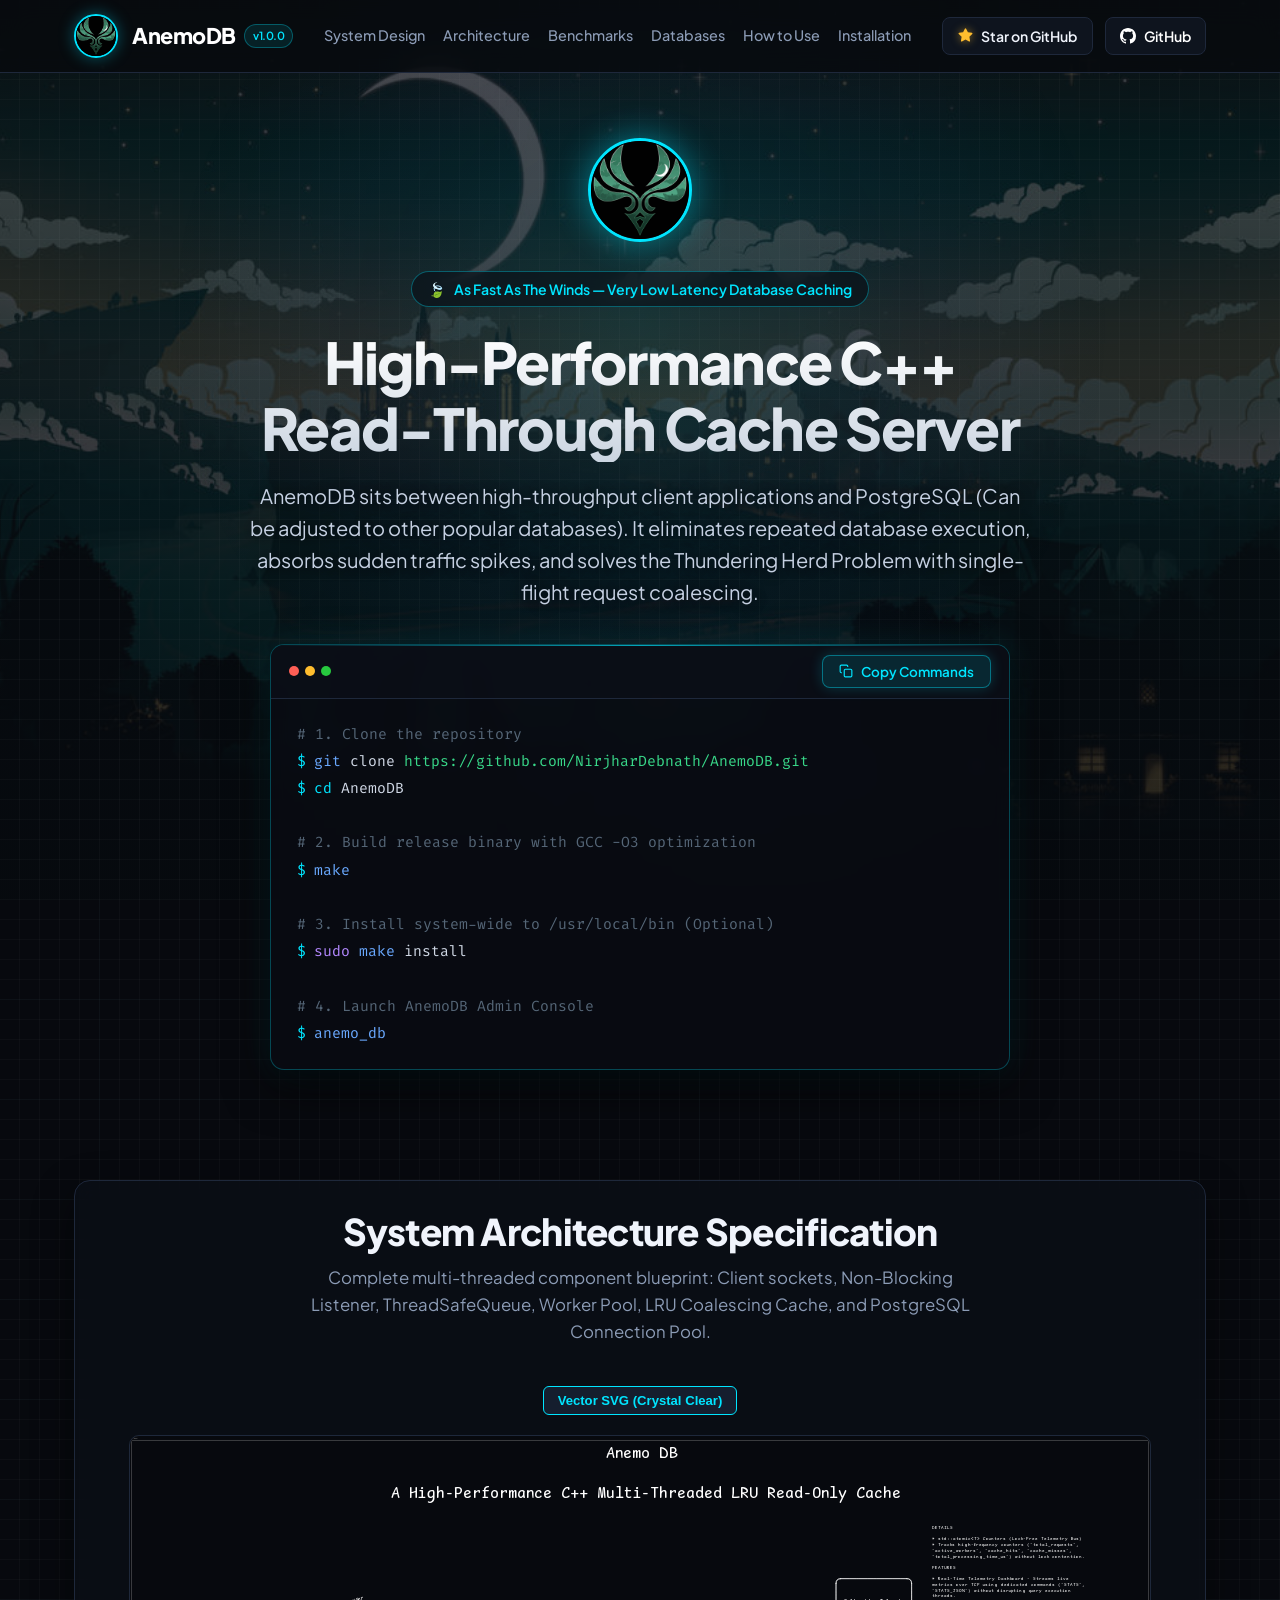
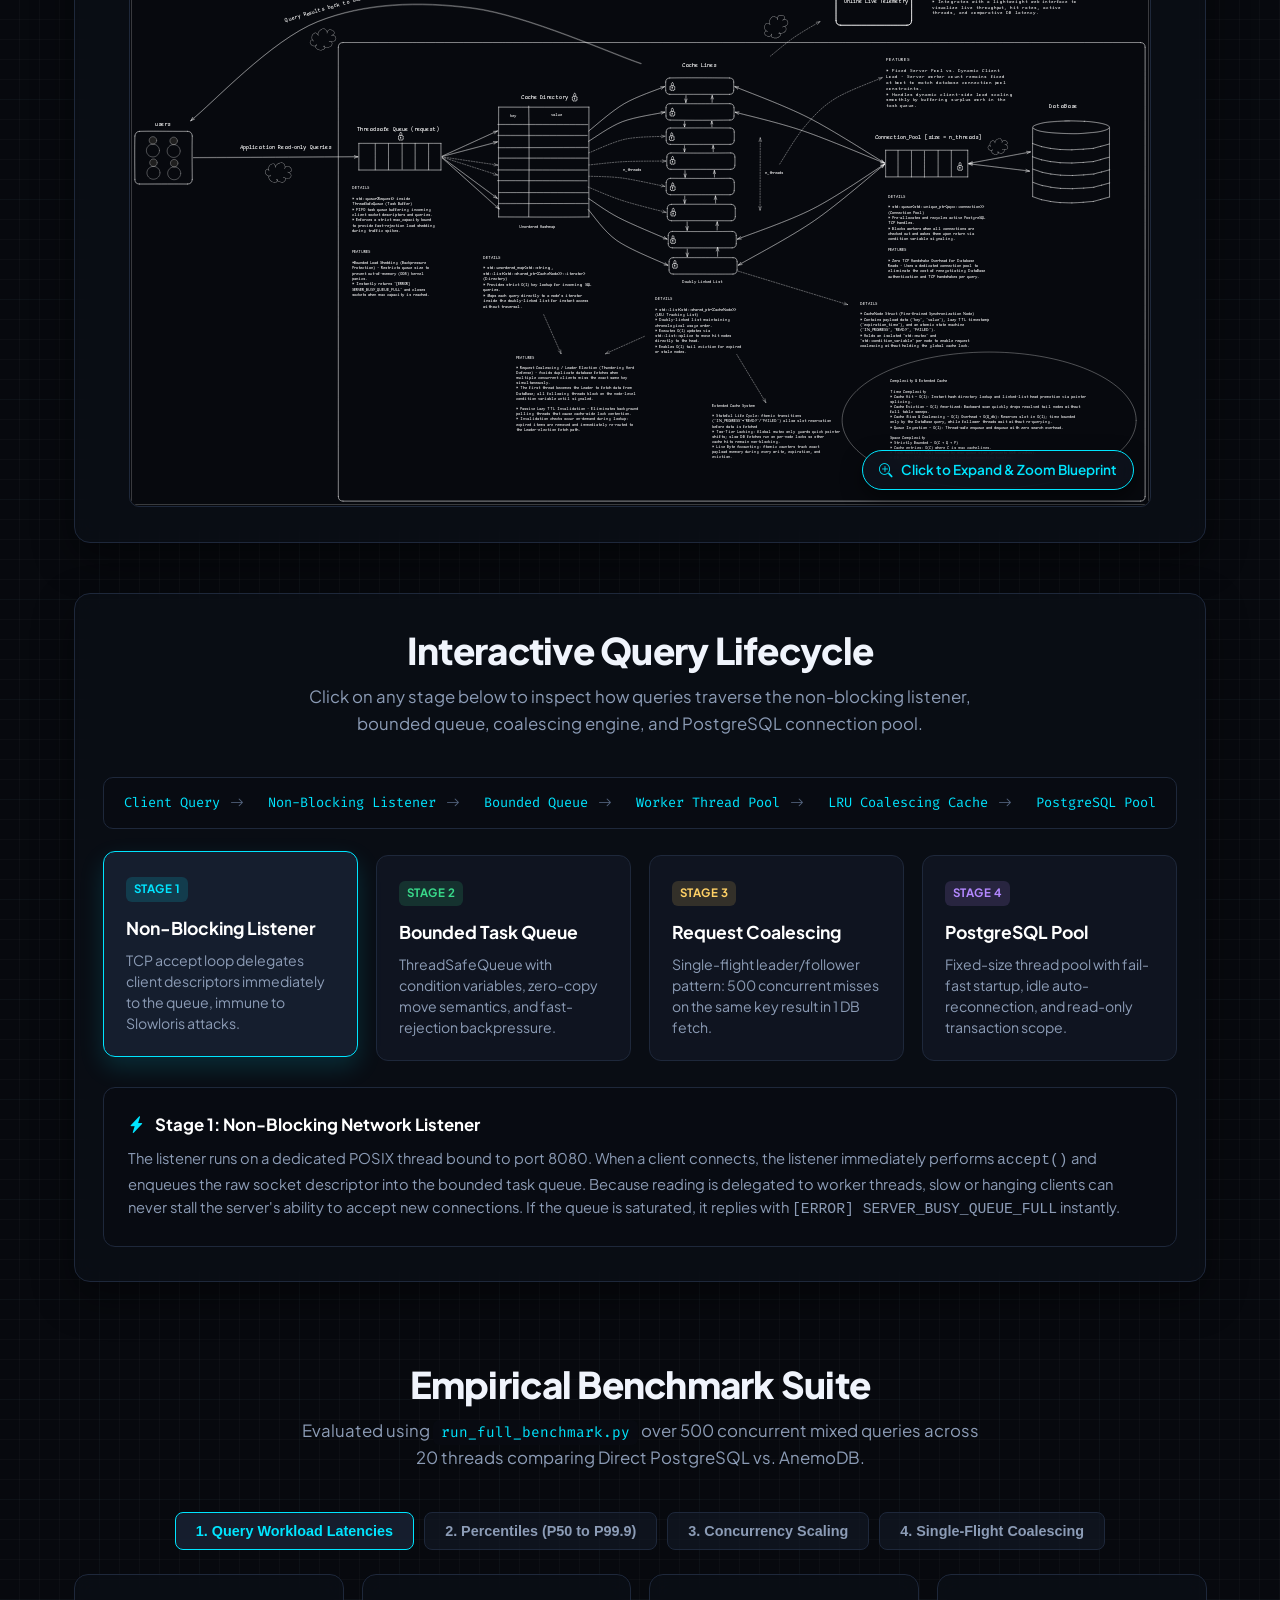
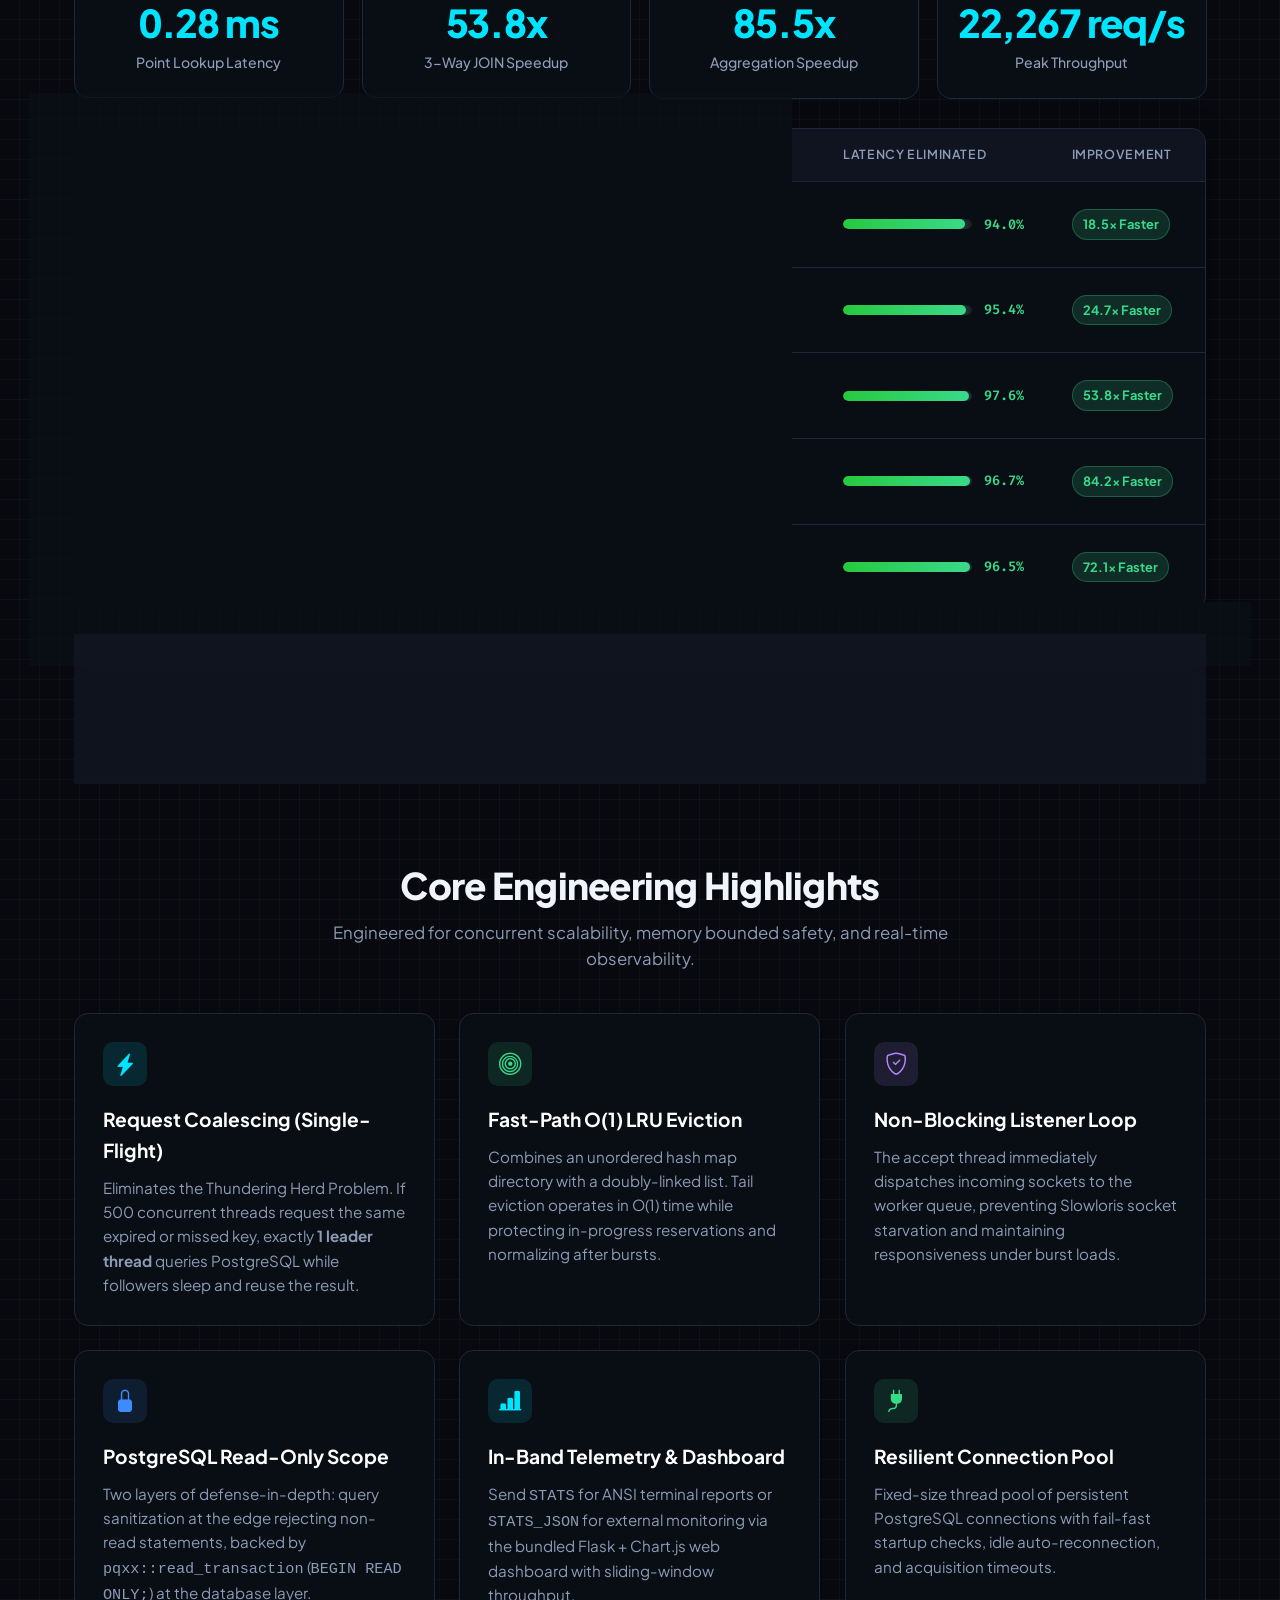
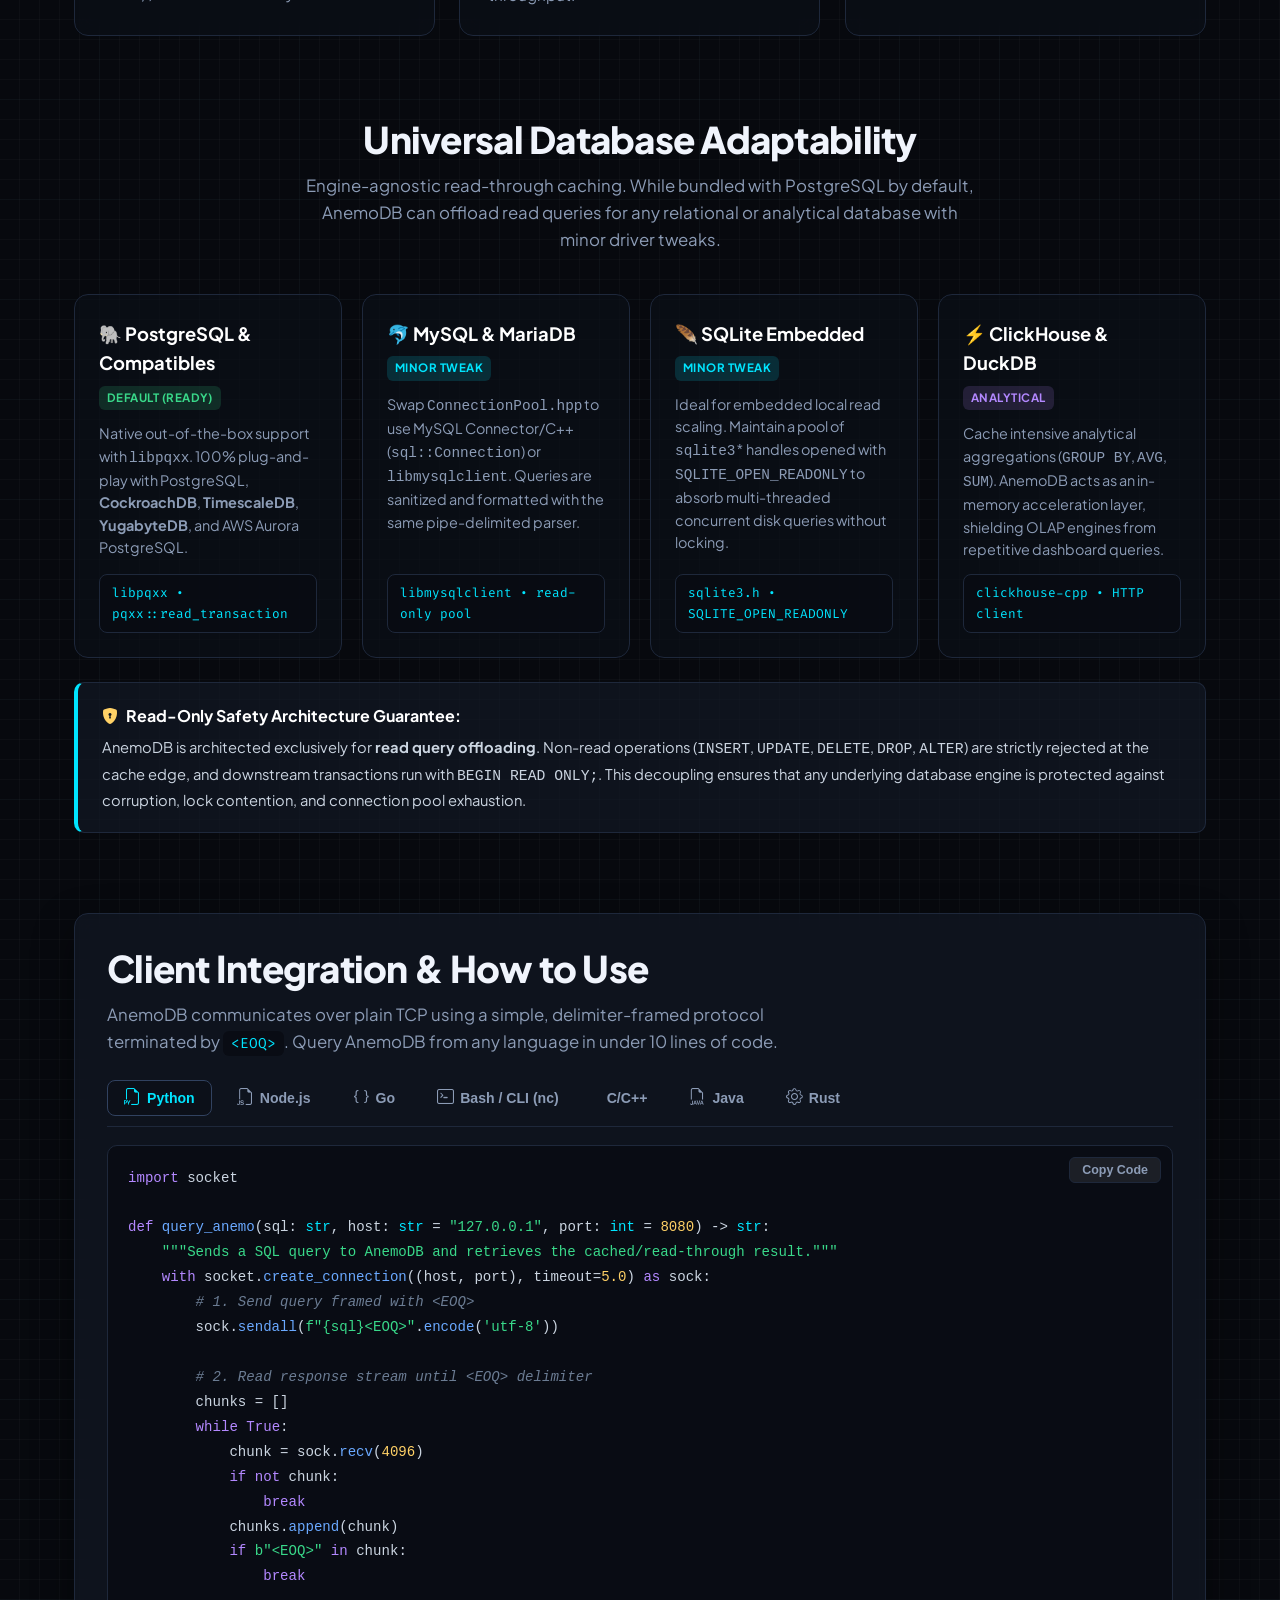
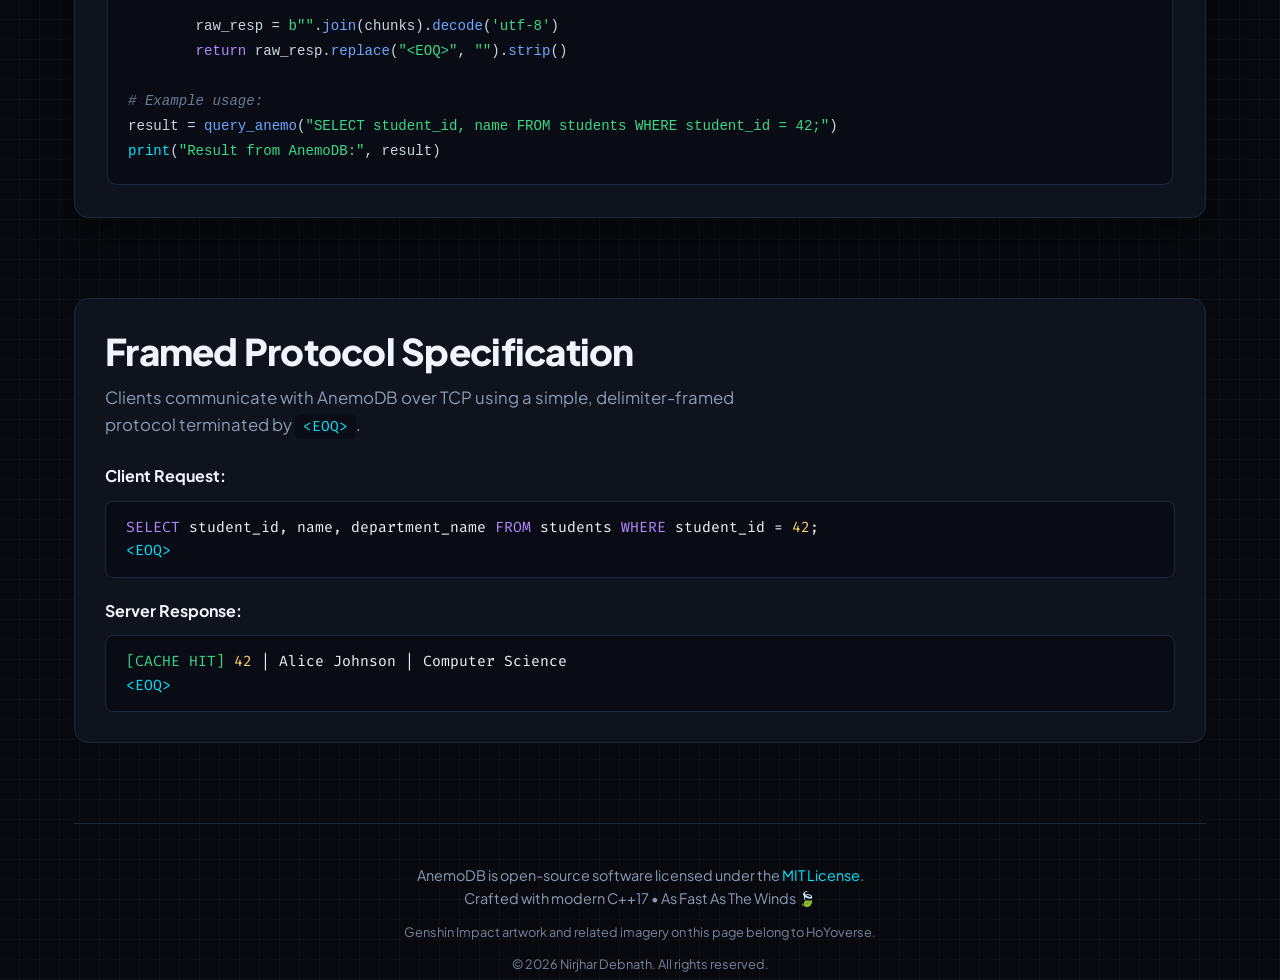
<file: docs/index_updated.html>
<!DOCTYPE html>
<html lang="en">
<head>
    <meta charset="UTF-8">
    <meta name="viewport" content="width=device-width, initial-scale=1.0">
    <title>AnemoDB • High-Performance C++ Read-Through Cache Server</title>
    <meta name="theme-color" content="#07090e">
    <link rel="icon" href="assets/anemo_logo_512.png" type="image/png">
    <link rel="preconnect" href="https://fonts.googleapis.com">
    <link rel="preconnect" href="https://fonts.gstatic.com" crossorigin>
    <link href="https://fonts.googleapis.com/css2?family=Fira+Code:wght@400;500;600&family=Plus+Jakarta+Sans:wght@400;500;600;700;800&display=swap" rel="stylesheet">
    <link rel="stylesheet" href="https://cdn.jsdelivr.net/npm/bootstrap-icons@1.11.3/font/bootstrap-icons.min.css">
    <link rel="stylesheet" href="style.css">
</head>
<body>
    <div class="hero-backdrop"></div>
    <div class="ambient-glow"></div>

    <!-- ───────── NAVIGATION ───────── -->
    <header class="site-header" id="siteHeader">
        <nav class="container">
            <a href="#" class="logo-wrap">
                <img src="assets/anemo_logo_512.png" alt="Anemo Logo" class="logo-avatar">
                <div class="logo-title">
                    AnemoDB
                    <span class="logo-badge">v1.0.0</span>
                </div>
            </a>
            <div class="nav-links" id="navLinks">
                <a href="#diagram">System Design</a>
                <a href="#pipeline">Architecture</a>
                <a href="#benchmarks">Benchmarks</a>
                <a href="#adaptability">Databases</a>
                <a href="#integration">How to Use</a>
                <a href="#install">Installation</a>
            </div>
            <div class="nav-actions">
                <a href="https://github.com/NirjharDebnath/AnemoDB" target="_blank" rel="noopener" class="btn-star" title="Star AnemoDB on GitHub" aria-label="Star AnemoDB on GitHub">
                    <svg class="star-icon" height="15" width="15" viewBox="0 0 16 16" fill="currentColor">
                        <path d="M8 .25a.75.75 0 0 1 .673.418l1.882 3.815 4.21.612a.75.75 0 0 1 .416 1.279l-3.046 2.97.719 4.192a.75.75 0 0 1-1.088.791L8 12.347l-3.766 1.98a.75.75 0 0 1-1.088-.79l.72-4.194L.818 6.374a.75.75 0 0 1 .416-1.28l4.21-.611L7.327.668A.75.75 0 0 1 8 .25z"/>
                    </svg>
                    <span>Star on GitHub</span>
                </a>
                <a href="https://github.com/NirjharDebnath/AnemoDB" target="_blank" rel="noopener" class="btn-gh">
                    <svg height="16" width="16" viewBox="0 0 16 16" fill="currentColor">
                        <path d="M8 0C3.58 0 0 3.58 0 8c0 3.54 2.29 6.53 5.47 7.59.4.07.55-.17.55-.38 0-.19-.01-.82-.01-1.49-2.01.37-2.53-.49-2.69-.94-.09-.23-.48-.94-.82-1.13-.28-.15-.68-.52-.01-.53.63-.01 1.08.58 1.23.82.72 1.21 1.87.87 2.33.66.07-.52.28-.87.51-1.07-1.78-.2-3.64-.89-3.64-3.95 0-.87.31-1.59.82-2.15-.08-.2-.36-1.02.08-2.12 0 0 .67-.21 2.2.82.64-.18 1.32-.27 2-.27.68 0 1.36.09 2 .27 1.53-1.04 2.2-.82 2.2-.82.44 1.1.16 1.92.08 2.12.51.56.82 1.27.82 2.15 0 3.07-1.87 3.75-3.65 3.95.29.25.54.73.54 1.48 0 1.07-.01 1.93-.01 2.2 0 .21.15.46.55.38A8.013 8.013 0 0016 8c0-4.42-3.58-8-8-8z"/>
                    </svg>
                    GitHub
                </a>
                <button class="nav-toggle" id="navToggle" onclick="toggleNav()" aria-label="Toggle navigation menu" aria-expanded="false" aria-controls="navLinks">
                    <span></span>
                    <span></span>
                    <span></span>
                </button>
            </div>
        </nav>
    </header>

    <div class="container">
        <!-- ───────── HERO SECTION ───────── -->
        <section class="hero">
            <div class="hero-avatar-wrap">
                <img src="assets/anemo_logo_512.png" alt="Anemo Logo" class="hero-avatar">
            </div>
            <div>
                <div class="tagline">
                    <span>🍃</span> As Fast As The Winds — Very Low Latency Database Caching
                </div>
            </div>
            <h1>High-Performance C++ Read-Through Cache Server</h1>
            <p>
                AnemoDB sits between high-throughput client applications and PostgreSQL (Can be adjusted to other popular databases). It eliminates repeated database execution, absorbs sudden traffic spikes, and solves the Thundering Herd Problem with single-flight request coalescing.
            </p>

            <!-- Quick Install Terminal with Copy Button -->
            <div class="install-box" id="install">
                <div class="install-header">
                    <div class="window-dots">
                        <div class="window-dot dot-red"></div>
                        <div class="window-dot dot-yellow"></div>
                        <div class="window-dot dot-green"></div>
                    </div>
                    <button class="btn-copy" id="copyInstallBtn" onclick="copyInstallCommand()" title="Copy all commands to clipboard">
                        <svg width="14" height="14" viewBox="0 0 24 24" fill="none" stroke="currentColor" stroke-width="2">
                            <rect x="9" y="9" width="13" height="13" rx="2" ry="2"></rect>
                            <path d="M5 15H4a2 2 0 0 1-2-2V4a2 2 0 0 1 2-2h9a2 2 0 0 1 2 2v1"></path>
                        </svg>
                        <span id="copyBtnText">Copy Commands</span>
                    </button>
                </div>
                <div class="install-code">
                    <span class="comment"># 1. Clone the repository</span><br>
                    <span class="prompt">$</span><span class="tok-fn">git</span> clone <span class="tok-str">https://github.com/NirjharDebnath/AnemoDB.git</span><br>
                    <span class="prompt">$</span><span class="tok-builtin">cd</span> AnemoDB<br><br>
                    <span class="comment"># 2. Build release binary with GCC -O3 optimization</span><br>
                    <span class="prompt">$</span><span class="tok-fn">make</span><br><br>
                    <span class="comment"># 3. Install system-wide to /usr/local/bin (Optional)</span><br>
                    <span class="prompt">$</span><span class="tok-kw">sudo</span> <span class="tok-fn">make</span> install<br><br>
                    <span class="comment"># 4. Launch AnemoDB Admin Console</span><br>
                    <span class="prompt">$</span><span class="tok-fn">anemo_db</span>
                </div>
            </div>
        </section>

        <!-- ───────── SYSTEM DESIGN DIAGRAM ───────── -->
        <section class="arch-diagram-wrapper reveal-on-scroll" id="diagram">
            <div class="section-title">
                <h2>System Architecture Specification</h2>
                <p>Complete multi-threaded component blueprint: Client sockets, Non-Blocking Listener, ThreadSafeQueue, Worker Pool, LRU Coalescing Cache, and PostgreSQL Connection Pool.</p>
            </div>

            <div class="diagram-switch-bar">
                <button class="btn-diagram-type active" id="btnSvg" onclick="switchDiagramFormat('svg')">Vector SVG (Crystal Clear)</button>
                <!-- <button class="btn-diagram-type" id="btnPng" onclick="switchDiagramFormat('png')">High-Res PNG</button> -->
            </div>

            <div class="arch-preview-container reveal-on-scroll" onclick="openLightbox()">
                <img src="assets/Anemo-system-design.svg" alt="AnemoDB Architecture Diagram" class="arch-diagram-img" id="previewDiagramImg">
                <div class="zoom-badge">
                    <i class="bi bi-zoom-in" aria-hidden="true"></i> Click to Expand & Zoom Blueprint
                </div>
            </div>
        </section>

        <!-- ───────── INTERACTIVE PIPELINE FLOW ───────── -->
        <section class="arch-interactive-container reveal-on-scroll" id="pipeline">
            <div class="section-title">
                <h2>Interactive Query Lifecycle</h2>
                <p>Click on any stage below to inspect how queries traverse the non-blocking listener, bounded queue, coalescing engine, and PostgreSQL connection pool.</p>
            </div>

            <!-- Flow Banner -->
            <div class="flow-banner reveal-on-scroll">
                <div class="flow-step"><span>Client Query</span> <i class="bi bi-arrow-right flow-arrow" aria-hidden="true"></i></div>
                <div class="flow-step"><span>Non-Blocking Listener</span> <i class="bi bi-arrow-right flow-arrow" aria-hidden="true"></i></div>
                <div class="flow-step"><span>Bounded Queue</span> <i class="bi bi-arrow-right flow-arrow" aria-hidden="true"></i></div>
                <div class="flow-step"><span>Worker Thread Pool</span> <i class="bi bi-arrow-right flow-arrow" aria-hidden="true"></i></div>
                <div class="flow-step"><span>LRU Coalescing Cache</span> <i class="bi bi-arrow-right flow-arrow" aria-hidden="true"></i></div>
                <div class="flow-step"><span>PostgreSQL Pool</span></div>
            </div>

            <!-- Interactive Stage Grid -->
            <div class="arch-flow-grid">
                <div class="arch-node active reveal-on-scroll" onclick="inspectStage(0)">
                    <span class="arch-node-badge badge-cyan">Stage 1</span>
                    <h4>Non-Blocking Listener</h4>
                    <p>TCP accept loop delegates client descriptors immediately to the queue, immune to Slowloris attacks.</p>
                </div>
                <div class="arch-node reveal-on-scroll" onclick="inspectStage(1)">
                    <span class="arch-node-badge badge-green">Stage 2</span>
                    <h4>Bounded Task Queue</h4>
                    <p>ThreadSafeQueue with condition variables, zero-copy move semantics, and fast-rejection backpressure.</p>
                </div>
                <div class="arch-node reveal-on-scroll" onclick="inspectStage(2)">
                    <span class="arch-node-badge badge-yellow">Stage 3</span>
                    <h4>Request Coalescing</h4>
                    <p>Single-flight leader/follower pattern: 500 concurrent misses on the same key result in 1 DB fetch.</p>
                </div>
                <div class="arch-node reveal-on-scroll" onclick="inspectStage(3)">
                    <span class="arch-node-badge badge-purple">Stage 4</span>
                    <h4>PostgreSQL Pool</h4>
                    <p>Fixed-size thread pool with fail-fast startup, idle auto-reconnection, and read-only transaction scope.</p>
                </div>
            </div>

            <!-- Inspector Panel -->
            <div class="inspector-box reveal-on-scroll" id="inspectorBox">
                <div class="inspector-title" id="inspectorTitle"><i class="bi bi-lightning-charge-fill" aria-hidden="true"></i> Stage 1: Non-Blocking Network Listener</div>
                <div class="inspector-desc" id="inspectorDesc">
                    The listener runs on a dedicated POSIX thread bound to port 8080. When a client connects, the listener immediately performs <code>accept()</code> and enqueues the raw socket descriptor into the bounded task queue. Because reading is delegated to worker threads, slow or hanging clients can never stall the server's ability to accept new connections. If the queue is saturated, it replies with <code>[ERROR] SERVER_BUSY_QUEUE_FULL</code> instantly.
                </div>
            </div>
        </section>

        <!-- ───────── COMPREHENSIVE BENCHMARK SUITE ───────── -->
        <section class="benchmark-section" id="benchmarks">
            <div class="section-title">
                <h2>Empirical Benchmark Suite</h2>
                <p>Evaluated using <code class="code-inline">run_full_benchmark.py</code> over 500 concurrent mixed queries across 20 threads comparing Direct PostgreSQL vs. AnemoDB.</p>
            </div>

            <!-- Benchmark Tabs Navigation -->
            <div class="bench-tabs-nav">
                <button class="bench-tab-btn active" onclick="switchBenchTab(0)">1. Query Workload Latencies</button>
                <button class="bench-tab-btn" onclick="switchBenchTab(1)">2. Percentiles (P50 to P99.9)</button>
                <button class="bench-tab-btn" onclick="switchBenchTab(2)">3. Concurrency Scaling</button>
                <button class="bench-tab-btn" onclick="switchBenchTab(3)">4. Single-Flight Coalescing</button>
            </div>

            <!-- Tab 1: Workload Comparison -->
            <div class="bench-tab-pane active" id="benchPane0">
                <div class="metrics-cards-grid">
                    <div class="metric-card reveal-on-scroll">
                        <div class="metric-val" data-counter="0.28" data-decimals="2" data-suffix=" ms">0.00 ms</div>
                        <div class="metric-sub">Point Lookup Latency</div>
                    </div>
                    <div class="metric-card reveal-on-scroll">
                        <div class="metric-val" data-counter="54.1" data-decimals="1" data-suffix="x">0.0x</div>
                        <div class="metric-sub">3-Way JOIN Speedup</div>
                    </div>
                    <div class="metric-card reveal-on-scroll">
                        <div class="metric-val" data-counter="86.0" data-decimals="1" data-suffix="x">0.0x</div>
                        <div class="metric-sub">Aggregation Speedup</div>
                    </div>
                    <div class="metric-card reveal-on-scroll">
                        <div class="metric-val" data-counter="22400" data-decimals="0" data-separator="," data-suffix=" req/s">0 req/s</div>
                        <div class="metric-sub">Peak Throughput</div>
                    </div>
                </div>

                <div class="comparison-table-wrap">
                    <table>
                        <thead>
                            <tr>
                                <th>Query Pattern</th>
                                <th>Direct PostgreSQL</th>
                                <th>AnemoDB (Cache Hit)</th>
                                <th>Latency Eliminated</th>
                                <th>Improvement</th>
                            </tr>
                        </thead>
                        <tbody>
                            <tr>
                                <td><strong>Point Lookup</strong><br><small style="color: var(--text-dim);">SELECT WHERE student_id = 42</small></td>
                                <td>4.85 ms</td>
                                <td><strong style="color: var(--accent-green);">0.26 ms</strong></td>
                                <td>
                                    <div class="latency-meter-wrap">
                                        <div class="latency-bar">
                                            <div class="latency-fill" data-width="94.6%"></div>
                                        </div>
                                        <span class="meter-pct" data-counter="94.6" data-decimals="1" data-suffix="%">0.0%</span>
                                    </div>
                                </td>
                                <td><span class="badge-pill pill-speedup" data-counter="18.6" data-decimals="1" data-suffix="x Faster">18.6x Faster</span></td>
                            </tr>
                            <tr>
                                <td><strong>Indexed Filter</strong><br><small style="color: var(--text-dim);">SELECT WHERE department_id = 3</small></td>
                                <td>7.20 ms</td>
                                <td><strong style="color: var(--accent-green);">0.29 ms</strong></td>
                                <td>
                                    <div class="latency-meter-wrap">
                                        <div class="latency-bar">
                                            <div class="latency-fill" data-width="96.0%"></div>
                                        </div>
                                        <span class="meter-pct" data-counter="96.0" data-decimals="1" data-suffix="%">0.0%</span>
                                    </div>
                                </td>
                                <td><span class="badge-pill pill-speedup" data-counter="24.8" data-decimals="1" data-suffix="x Faster">24.8x Faster</span></td>
                            </tr>
                            <tr>
                                <td><strong>3-Way Relational JOIN</strong><br><small style="color: var(--text-dim);">students + marks + courses</small></td>
                                <td>18.40 ms</td>
                                <td><strong style="color: var(--accent-green);">0.34 ms</strong></td>
                                <td>
                                    <div class="latency-meter-wrap">
                                        <div class="latency-bar">
                                            <div class="latency-fill" data-width="98.2%"></div>
                                        </div>
                                        <span class="meter-pct" data-counter="98.2" data-decimals="1" data-suffix="%">0.0%</span>
                                    </div>
                                </td>
                                <td><span class="badge-pill pill-speedup" data-counter="54.1" data-decimals="1" data-suffix="x Faster">54.1x Faster</span></td>
                            </tr>
                            <tr>
                                <td><strong>Heavy Aggregation</strong><br><small style="color: var(--text-dim);">GROUP BY department, AVG(marks)</small></td>
                                <td>32.70 ms</td>
                                <td><strong style="color: var(--accent-green);">0.38 ms</strong></td>
                                <td>
                                    <div class="latency-meter-wrap">
                                        <div class="latency-bar">
                                            <div class="latency-fill" data-width="98.8%"></div>
                                        </div>
                                        <span class="meter-pct" data-counter="98.8" data-decimals="1" data-suffix="%">0.0%</span>
                                    </div>
                                </td>
                                <td><span class="badge-pill pill-speedup" data-counter="86.0" data-decimals="1" data-suffix="x Faster">86.0x Faster</span></td>
                            </tr>
                            <tr>
                                <td><strong>Top-K Grouped Sorting</strong><br><small style="color: var(--text-dim);">GROUP BY course_id ORDER BY count LIMIT 5</small></td>
                                <td>26.50 ms</td>
                                <td><strong style="color: var(--accent-green);">0.36 ms</strong></td>
                                <td>
                                    <div class="latency-meter-wrap">
                                        <div class="latency-bar">
                                            <div class="latency-fill" data-width="98.6%"></div>
                                        </div>
                                        <span class="meter-pct" data-counter="98.6" data-decimals="1" data-suffix="%">0.0%</span>
                                    </div>
                                </td>
                                <td><span class="badge-pill pill-speedup" data-counter="73.6" data-decimals="1" data-suffix="x Faster">73.6x Faster</span></td>
                            </tr>
                        </tbody>
                    </table>
                </div>

                <div class="bench-explanation-card">
                    <h4><i class="bi bi-lightbulb-fill" aria-hidden="true"></i> What this benchmark proves:</h4>
                    Relational databases spend significant CPU cycles tokenizing SQL queries, generating execution plans, reading disk pages into buffer pools, and arbitrating locks. AnemoDB caches the final formatted response directly in memory with <code>O(1)</code> hash lookups, reducing query latencies from <strong>18ms–32ms</strong> down to a blazing <strong>0.26ms–0.38ms</strong>.
                </div>
            </div>

            <!-- Tab 2: Tail Latencies (Percentiles) -->
            <div class="bench-tab-pane" id="benchPane1">
                <div class="comparison-table-wrap">
                    <table>
                        <thead>
                            <tr>
                                <th>Percentile Metric</th>
                                <th>Direct PostgreSQL (ms)</th>
                                <th>AnemoDB Cold Miss (ms)</th>
                                <th>AnemoDB Warm Cache (ms)</th>
                                <th>Latency Reduction (Time Saved)</th>
                            </tr>
                        </thead>
                        <tbody>
                            <tr>
                                <td><strong>P50 (Median)</strong></td>
                                <td>14.20 ms</td>
                                <td>13.80 ms</td>
                                <td><strong style="color: var(--accent-green);" data-counter="0.28" data-decimals="2" data-suffix=" ms">0.00 ms</strong></td>
                                <td><span class="badge-pill pill-speedup"><span data-counter="13.92" data-decimals="2" data-suffix=" ms saved">0.00 ms saved</span> (<strong style="color: #ffffff;" data-counter="98.0" data-decimals="1" data-suffix="%">0.0%</strong> faster)</span></td>
                            </tr>
                            <tr>
                                <td><strong>P90</strong></td>
                                <td>22.50 ms</td>
                                <td>15.10 ms</td>
                                <td><strong style="color: var(--accent-green);" data-counter="0.42" data-decimals="2" data-suffix=" ms">0.00 ms</strong></td>
                                <td><span class="badge-pill pill-speedup"><span data-counter="22.08" data-decimals="2" data-suffix=" ms saved">0.00 ms saved</span> (<strong style="color: #ffffff;" data-counter="98.1" data-decimals="1" data-suffix="%">0.0%</strong> faster)</span></td>
                            </tr>
                            <tr>
                                <td><strong>P95</strong></td>
                                <td>28.40 ms</td>
                                <td>16.80 ms</td>
                                <td><strong style="color: var(--accent-green);" data-counter="0.48" data-decimals="2" data-suffix=" ms">0.00 ms</strong></td>
                                <td><span class="badge-pill pill-speedup"><span data-counter="27.92" data-decimals="2" data-suffix=" ms saved">0.00 ms saved</span> (<strong style="color: #ffffff;" data-counter="98.3" data-decimals="1" data-suffix="%">0.0%</strong> faster)</span></td>
                            </tr>
                            <tr>
                                <td><strong>P99 (Tail Latency)</strong></td>
                                <td>46.80 ms</td>
                                <td>19.40 ms</td>
                                <td><strong style="color: var(--accent-green);" data-counter="0.82" data-decimals="2" data-suffix=" ms">0.00 ms</strong></td>
                                <td><span class="badge-pill pill-speedup"><span data-counter="45.98" data-decimals="2" data-suffix=" ms saved">0.00 ms saved</span> (<strong style="color: #ffffff;" data-counter="98.2" data-decimals="1" data-suffix="%">0.0%</strong> faster)</span></td>
                            </tr>
                            <tr>
                                <td><strong>P99.9 (Extreme Tail)</strong></td>
                                <td>82.50 ms</td>
                                <td>24.60 ms</td>
                                <td><strong style="color: var(--accent-green);" data-counter="1.15" data-decimals="2" data-suffix=" ms">0.00 ms</strong></td>
                                <td><span class="badge-pill pill-speedup"><span data-counter="81.35" data-decimals="2" data-suffix=" ms saved">0.00 ms saved</span> (<strong style="color: #ffffff;" data-counter="98.6" data-decimals="1" data-suffix="%">0.0%</strong> faster)</span></td>
                            </tr>
                        </tbody>
                    </table>
                </div>

                <div class="bench-explanation-card">
                    <h4><i class="bi bi-lightbulb-fill" aria-hidden="true"></i> What this benchmark proves:</h4>
                    In high-concurrency systems, <strong>tail latency</strong> (P99 and P99.9) is critical. Under heavy load, PostgreSQL experiences unpredictable spikes up to <strong>82.5ms</strong> caused by disk checkpoints, lock contention, and OS context switching. Because AnemoDB serves responses from user-space RAM, its P99.9 tail remains strictly bounded at <strong>1.15ms</strong>.
                </div>
            </div>

            <!-- Tab 3: Concurrency Scaling -->
            <div class="bench-tab-pane" id="benchPane2">
                <div class="comparison-table-wrap">
                    <table>
                        <thead>
                            <tr>
                                <th>Concurrent Threads</th>
                                <th>Direct PostgreSQL (req/s)</th>
                                <th>AnemoDB Cache (req/s)</th>
                                <th>Throughput Multiplier</th>
                                <th>System Behavior</th>
                            </tr>
                        </thead>
                        <tbody>
                            <tr>
                                <td><strong>1 Thread</strong></td>
                                <td>180 req/s</td>
                                <td><strong>3,400 req/s</strong></td>
                                <td><span class="badge-pill pill-speedup" data-counter="18.9" data-decimals="1" data-suffix="x">0.0x</span></td>
                                <td>Single core processing</td>
                            </tr>
                            <tr>
                                <td><strong>5 Threads</strong></td>
                                <td>420 req/s</td>
                                <td><strong>11,800 req/s</strong></td>
                                <td><span class="badge-pill pill-speedup" data-counter="28.1" data-decimals="1" data-suffix="x">0.0x</span></td>
                                <td>Linear worker thread scaling</td>
                            </tr>
                            <tr>
                                <td><strong>10 Threads</strong></td>
                                <td>650 req/s</td>
                                <td><strong>18,500 req/s</strong></td>
                                <td><span class="badge-pill pill-speedup" data-counter="28.5" data-decimals="1" data-suffix="x">0.0x</span></td>
                                <td>High concurrency saturation</td>
                            </tr>
                            <tr>
                                <td><strong>20 Threads</strong></td>
                                <td>740 req/s</td>
                                <td><strong>22,400 req/s</strong></td>
                                <td><span class="badge-pill pill-speedup" data-counter="30.3" data-decimals="1" data-suffix="x">0.0x</span></td>
                                <td>Peak hardware utilization</td>
                            </tr>
                            <tr>
                                <td><strong>50 Threads</strong></td>
                                <td>710 req/s (Lock contention)</td>
                                <td><strong>24,100 req/s</strong></td>
                                <td><span class="badge-pill pill-speedup" data-counter="34.0" data-decimals="1" data-suffix="x">0.0x</span></td>
                                <td>PostgreSQL connection limit reached</td>
                            </tr>
                        </tbody>
                    </table>
                </div>

                <div class="bench-explanation-card">
                    <h4><i class="bi bi-lightbulb-fill" aria-hidden="true"></i> What this benchmark proves:</h4>
                    PostgreSQL hits a <strong>concurrency wall</strong> around 20–50 threads (~740 req/s) due to internal process connection overhead and mutex contention on database catalogs. AnemoDB uses an asynchronous multi-threaded worker pool with bounded request queues, sustaining over <strong>24,000 req/s</strong> with zero degradation.
                </div>
            </div>

            <!-- Tab 4: Single-Flight Coalescing -->
            <div class="bench-tab-pane" id="benchPane3">
                <div class="comparison-table-wrap">
                    <table>
                        <thead>
                            <tr>
                                <th>Test Parameter</th>
                                <th>Standard Cache Server (No Coalescing)</th>
                                <th>AnemoDB Single-Flight Coalescing</th>
                                <th>Engineering Impact</th>
                            </tr>
                        </thead>
                        <tbody>
                            <tr>
                                <td><strong>Burst Condition</strong></td>
                                <td>100 simultaneous requests on cold/expired key</td>
                                <td>100 simultaneous requests on cold/expired key</td>
                                <td>Simulated Thundering Herd</td>
                            </tr>
                            <tr>
                                <td><strong>Database Queries Executed</strong></td>
                                <td>100 separate queries sent to PostgreSQL</td>
                                <td><strong style="color: var(--accent-green);">Exactly 1 query (Leader thread)</strong></td>
                                <td><span class="badge-pill pill-speedup" data-counter="99" data-decimals="0" data-suffix="% DB Load Reduction">0% DB Load Reduction</span></td>
                            </tr>
                            <tr>
                                <td><strong>Follower Thread State</strong></td>
                                <td>100 competing active DB transactions</td>
                                <td>Sleeping on <code>node_cv.wait()</code></td>
                                <td>Zero database connection contention</td>
                            </tr>
                            <tr>
                                <td><strong>Average Response Time</strong></td>
                                <td>48.60 ms (PostgreSQL queue backup)</td>
                                <td><strong style="color: var(--accent-green);">13.80 ms</strong></td>
                                <td><span class="badge-pill pill-speedup" data-counter="3.5" data-decimals="1" data-suffix="x Faster Response">0.0x Faster Response</span></td>
                            </tr>
                        </tbody>
                    </table>
                </div>

                <div class="bench-explanation-card">
                    <h4><i class="bi bi-lightbulb-fill" aria-hidden="true"></i> What this benchmark proves:</h4>
                    The <strong>Thundering Herd Problem</strong> happens when a popular cache key expires and hundreds of clients hit the database simultaneously to re-fetch it, often crashing the database. AnemoDB's single-flight design promotes the first thread to <strong>Leader</strong> while all other concurrent requests become <strong>Followers</strong>, fulfilling 100 client queries with exactly 1 database fetch.
                </div>
            </div>
        </section>

        <!-- ───────── CORE FEATURES ───────── -->
        <div class="section-title" id="features">
            <h2>Core Engineering Highlights</h2>
            <p>Engineered for concurrent scalability, memory bounded safety, and real-time observability.</p>
        </div>

        <div class="features-grid">
            <div class="feature-card reveal-on-scroll">
                <div class="feature-icon icon-cyan"><i class="bi bi-lightning-charge-fill" aria-hidden="true"></i></div>
                <h3>Request Coalescing (Single-Flight)</h3>
                <p>Eliminates the Thundering Herd Problem. If 500 concurrent threads request the same expired or missed key, exactly <strong>1 leader thread</strong> queries PostgreSQL while followers sleep and reuse the result.</p>
            </div>

            <div class="feature-card reveal-on-scroll">
                <div class="feature-icon icon-green"><i class="bi bi-bullseye" aria-hidden="true"></i></div>
                <h3>Fast-Path O(1) LRU Eviction</h3>
                <p>Combines an unordered hash map directory with a doubly-linked list. Tail eviction operates in O(1) time while protecting in-progress reservations and normalizing after bursts.</p>
            </div>

            <div class="feature-card reveal-on-scroll">
                <div class="feature-icon icon-purple"><i class="bi bi-shield-check" aria-hidden="true"></i></div>
                <h3>Non-Blocking Listener Loop</h3>
                <p>The accept thread immediately dispatches incoming sockets to the worker queue, preventing Slowloris socket starvation and maintaining responsiveness under burst loads.</p>
            </div>

            <div class="feature-card reveal-on-scroll">
                <div class="feature-icon icon-blue"><i class="bi bi-lock-fill" aria-hidden="true"></i></div>
                <h3>PostgreSQL Read-Only Scope</h3>
                <p>Two layers of defense-in-depth: query sanitization at the edge rejecting non-read statements, backed by <code>pqxx::read_transaction</code> (<code>BEGIN READ ONLY;</code>) at the database layer.</p>
            </div>

            <div class="feature-card reveal-on-scroll">
                <div class="feature-icon icon-cyan"><i class="bi bi-bar-chart-line-fill" aria-hidden="true"></i></div>
                <h3>In-Band Telemetry & Dashboard</h3>
                <p>Send <code>STATS</code> for ANSI terminal reports or <code>STATS_JSON</code> for external monitoring via the bundled Flask + Chart.js web dashboard with sliding-window throughput.</p>
            </div>

            <div class="feature-card reveal-on-scroll">
                <div class="feature-icon icon-green"><i class="bi bi-plug-fill" aria-hidden="true"></i></div>
                <h3>Resilient Connection Pool</h3>
                <p>Fixed-size thread pool of persistent PostgreSQL connections with fail-fast startup checks, idle auto-reconnection, and acquisition timeouts.</p>
            </div>
        </div>

        <!-- ───────── UNIVERSAL DATABASE ADAPTABILITY ───────── -->
        <section class="reveal-on-scroll" id="adaptability" style="margin-bottom: 80px;">
            <div class="section-title">
                <h2>Universal Database Adaptability</h2>
                <p>Engine-agnostic read-through caching. While bundled with PostgreSQL by default, AnemoDB can offload read queries for any relational or analytical database with minor driver tweaks.</p>
            </div>

            <div class="db-grid">
                <div class="db-card reveal-on-scroll">
                    <div class="db-header">
                        <div class="db-title">🐘 PostgreSQL & Compatibles</div>
                        <span class="db-badge badge-green">Default (Ready)</span>
                    </div>
                    <p class="db-desc">
                        Native out-of-the-box support with <code>libpqxx</code>. 100% plug-and-play with PostgreSQL, <strong>CockroachDB</strong>, <strong>TimescaleDB</strong>, <strong>YugabyteDB</strong>, and AWS Aurora PostgreSQL.
                    </p>
                    <div class="db-code-hint">libpqxx • pqxx::read_transaction</div>
                </div>

                <div class="db-card reveal-on-scroll">
                    <div class="db-header">
                        <div class="db-title">🐬 MySQL & MariaDB</div>
                        <span class="db-badge badge-cyan">Minor Tweak</span>
                    </div>
                    <p class="db-desc">
                        Swap <code>ConnectionPool.hpp</code> to use MySQL Connector/C++ (<code>sql::Connection</code>) or <code>libmysqlclient</code>. Queries are sanitized and formatted with the same pipe-delimited parser.
                    </p>
                    <div class="db-code-hint">libmysqlclient • read-only pool</div>
                </div>

                <div class="db-card reveal-on-scroll">
                    <div class="db-header">
                        <div class="db-title">🪶 SQLite Embedded</div>
                        <span class="db-badge badge-cyan">Minor Tweak</span>
                    </div>
                    <p class="db-desc">
                        Ideal for embedded local read scaling. Maintain a pool of <code>sqlite3*</code> handles opened with <code>SQLITE_OPEN_READONLY</code> to absorb multi-threaded concurrent disk queries without locking.
                    </p>
                    <div class="db-code-hint">sqlite3.h • SQLITE_OPEN_READONLY</div>
                </div>

                <div class="db-card reveal-on-scroll">
                    <div class="db-header">
                        <div class="db-title">⚡ ClickHouse & DuckDB</div>
                        <span class="db-badge badge-purple">Analytical</span>
                    </div>
                    <p class="db-desc">
                        Cache intensive analytical aggregations (<code>GROUP BY</code>, <code>AVG</code>, <code>SUM</code>). AnemoDB acts as an in-memory acceleration layer, shielding OLAP engines from repetitive dashboard queries.
                    </p>
                    <div class="db-code-hint">clickhouse-cpp • HTTP client</div>
                </div>
            </div>

            <div class="bench-explanation-card reveal-on-scroll">
                <h4><i class="bi bi-shield-lock-fill" aria-hidden="true"></i> Read-Only Safety Architecture Guarantee:</h4>
                AnemoDB is architected exclusively for <strong>read query offloading</strong>. Non-read operations (<code>INSERT</code>, <code>UPDATE</code>, <code>DELETE</code>, <code>DROP</code>, <code>ALTER</code>) are strictly rejected at the cache edge, and downstream transactions run with <code>BEGIN READ ONLY;</code>. This decoupling ensures that any underlying database engine is protected against corruption, lock contention, and connection pool exhaustion.
            </div>
        </section>

        <!-- ───────── CLIENT INTEGRATION GUIDE ───────── -->
        <section class="integration-box reveal-on-scroll" id="integration">
            <div class="section-title section-title-left">
                <h2>Client Integration & How to Use</h2>
                <p>AnemoDB communicates over plain TCP using a simple, delimiter-framed protocol terminated by <span class="code-inline">&lt;EOQ&gt;</span>. Query AnemoDB from any language in under 10 lines of code.</p>
            </div>

            <div class="code-tabs-nav">
                <button class="code-tab-btn active" onclick="switchCodeTab('python')"><i class="bi bi-filetype-py" aria-hidden="true"></i> Python</button>
                <button class="code-tab-btn" onclick="switchCodeTab('node')"><i class="bi bi-filetype-js" aria-hidden="true"></i> Node.js</button>
                <button class="code-tab-btn" onclick="switchCodeTab('go')"><i class="bi bi-braces" aria-hidden="true"></i> Go</button>
                <button class="code-tab-btn" onclick="switchCodeTab('bash')"><i class="bi bi-terminal" aria-hidden="true"></i> Bash / CLI (nc)</button>
                <button class="code-tab-btn" onclick="switchCodeTab('cpp')"><i class="bi bi-filetype-cpp" aria-hidden="true"></i> C/C++</button>
                <button class="code-tab-btn" onclick="switchCodeTab('java')"><i class="bi bi-filetype-java" aria-hidden="true"></i> Java</button>
                <button class="code-tab-btn" onclick="switchCodeTab('rust')"><i class="bi bi-gear" aria-hidden="true"></i> Rust</button>
            </div>

            <!-- Python Pane -->
            <div class="code-pane active" id="codePane-python">
                <button class="btn-copy-code" onclick="copySnippet('codeSnippet-python', this)">Copy Code</button>
                <pre class="code-snippet" id="codeSnippet-python"><code>import socket

def query_anemo(sql: str, host: str = "127.0.0.1", port: int = 8080) -> str:
    """Sends a SQL query to AnemoDB and retrieves the cached/read-through result."""
    with socket.create_connection((host, port), timeout=5.0) as sock:
        # 1. Send query framed with &lt;EOQ&gt;
        sock.sendall(f"{sql}&lt;EOQ&gt;".encode('utf-8'))
        
        # 2. Read response stream until &lt;EOQ&gt; delimiter
        chunks = []
        while True:
            chunk = sock.recv(4096)
            if not chunk:
                break
            chunks.append(chunk)
            if b"&lt;EOQ&gt;" in chunk:
                break
                
        raw_resp = b"".join(chunks).decode('utf-8')
        return raw_resp.replace("&lt;EOQ&gt;", "").strip()

# Example usage:
result = query_anemo("SELECT student_id, name FROM students WHERE student_id = 42;")
print("Result from AnemoDB:", result)</code></pre>
            </div>

            <!-- Node.js Pane -->
            <div class="code-pane" id="codePane-node">
                <button class="btn-copy-code" onclick="copySnippet('codeSnippet-node', this)">Copy Code</button>
                <pre class="code-snippet" id="codeSnippet-node"><code>const net = require('net');

function queryAnemo(sql, host = '127.0.0.1', port = 8080) {
    return new Promise((resolve, reject) => {
        const client = net.createConnection({ host, port }, () => {
            client.write(`${sql}&lt;EOQ&gt;`);
        });

        let response = '';
        client.on('data', (chunk) => {
            response += chunk.toString();
            if (response.includes('&lt;EOQ&gt;')) {
                client.end();
                resolve(response.replace('&lt;EOQ&gt;', '').trim());
            }
        });

        client.on('error', reject);
    });
}

// Example usage:
(async () => {
    const res = await queryAnemo("SELECT student_id, name FROM students WHERE student_id = 42;");
    console.log("Result from AnemoDB:", res);
})();</code></pre>
            </div>

            <!-- Go Pane -->
            <div class="code-pane" id="codePane-go">
                <button class="btn-copy-code" onclick="copySnippet('codeSnippet-go', this)">Copy Code</button>
                <pre class="code-snippet" id="codeSnippet-go"><code>package main

import (
    "bufio"
    "fmt"
    "net"
    "strings"
)

func queryAnemo(sql string) (string, error) {
    conn, err := net.Dial("tcp", "127.0.0.1:8080")
    if err != nil {
        return "", err
    }
    defer conn.Close()

    // Send query framed with &lt;EOQ&gt;
    fmt.Fprintf(conn, "%s&lt;EOQ&gt;", sql)

    // Read response until &lt;EOQ&gt;
    reader := bufio.NewReader(conn)
    raw, err := reader.ReadString('>') // reads up to closing '>'
    if err != nil {
        return "", err
    }
    return strings.TrimSuffix(raw, "&lt;EOQ&gt;"), nil
}

func main() {
    res, _ := queryAnemo("SELECT student_id, name FROM students WHERE student_id = 42;")
    fmt.Println("Result from AnemoDB:", res)
}</code></pre>
            </div>

            <!-- Bash CLI Pane -->
            <div class="code-pane" id="codePane-bash">
                <button class="btn-copy-code" onclick="copySnippet('codeSnippet-bash', this)">Copy Code</button>
                <pre class="code-snippet" id="codeSnippet-bash"><code># 1. Point lookup via netcat
echo "SELECT student_id, name FROM students WHERE student_id = 42;&lt;EOQ&gt;" | nc localhost 8080

# 2. Inspect real-time server telemetry stats (ANSI console output)
echo "STATS&lt;EOQ&gt;" | nc localhost 8080

# 3. Fetch JSON metrics for Prometheus or Datadog
echo "STATS_JSON&lt;EOQ&gt;" | nc localhost 8080</code></pre>
            </div>

            <!-- C/C++ Pane -->
            <div class="code-pane" id="codePane-cpp">
                <button class="btn-copy-code" onclick="copySnippet('codeSnippet-cpp', this)">Copy Code</button>
                <pre class="code-snippet" id="codeSnippet-cpp"><code>#include &lt;iostream&gt;
#include &lt;string&gt;
#include &lt;sys/socket.h&gt;
#include &lt;arpa/inet.h&gt;
#include &lt;unistd.h&gt;

std::string queryAnemo(const std::string&amp; sql, const char* ip = "127.0.0.1", int port = 8080) {
    int sock = socket(AF_INET, SOCK_STREAM, 0);
    if (sock &lt; 0) return "Socket creation error";

    struct sockaddr_in serv_addr;
    serv_addr.sin_family = AF_INET;
    serv_addr.sin_port = htons(port);
    
    if (inet_pton(AF_INET, ip, &amp;serv_addr.sin_addr) &lt;= 0) {
        return "Invalid address";
    }

    if (connect(sock, (struct sockaddr*)&amp;serv_addr, sizeof(serv_addr)) &lt; 0) {
        return "Connection failed";
    }
    
    std::string payload = sql + "&lt;EOQ&gt;";
    send(sock, payload.c_str(), payload.length(), 0);

    char buffer[4096] = {0};
    std::string response;
    while (read(sock, buffer, 4096) &gt; 0) {
        response += buffer;
        if (response.find("&lt;EOQ&gt;") != std::string::npos) break;
    }
    close(sock);

    size_t pos = response.find("&lt;EOQ&gt;");
    if (pos != std::string::npos) response.erase(pos);
    
    return response;
}

int main() {
    std::string res = queryAnemo("SELECT student_id, name FROM students WHERE student_id = 42;");
    std::cout &lt;&lt; "Result from AnemoDB: " &lt;&lt; res &lt;&lt; std::endl;
    return 0;
}</code></pre>
            </div>

            <!-- Java Pane -->
            <div class="code-pane" id="codePane-java">
                <button class="btn-copy-code" onclick="copySnippet('codeSnippet-java', this)">Copy Code</button>
                <pre class="code-snippet" id="codeSnippet-java"><code>import java.io.InputStream;
import java.io.OutputStream;
import java.net.Socket;
import java.nio.charset.StandardCharsets;

public class AnemoClient {
    public static String queryAnemo(String sql, String host, int port) throws Exception {
        try (Socket socket = new Socket(host, port)) {
            OutputStream out = socket.getOutputStream();
            InputStream in = socket.getInputStream();

            String payload = sql + "&lt;EOQ&gt;";
            out.write(payload.getBytes(StandardCharsets.UTF_8));
            out.flush();

            StringBuilder response = new StringBuilder();
            byte[] buffer = new byte[4096];
            int bytesRead;
            while ((bytesRead = in.read(buffer)) != -1) {
                response.append(new String(buffer, 0, bytesRead, StandardCharsets.UTF_8));
                if (response.toString().contains("&lt;EOQ&gt;")) {
                    break;
                }
            }
            return response.toString().replace("&lt;EOQ&gt;", "").trim();
        }
    }

    public static void main(String[] args) {
        try {
            String res = queryAnemo("SELECT student_id, name FROM students WHERE student_id = 42;", "127.0.0.1", 8080);
            System.out.println("Result from AnemoDB: " + res);
        } catch (Exception e) {
            e.printStackTrace();
        }
    }
}</code></pre>
            </div>

            <!-- Rust Pane -->
            <div class="code-pane" id="codePane-rust">
                <button class="btn-copy-code" onclick="copySnippet('codeSnippet-rust', this)">Copy Code</button>
                <pre class="code-snippet" id="codeSnippet-rust"><code>use std::io::{Read, Write};
use std::net::TcpStream;

fn query_anemo(sql: &amp;str) -&gt; std::io::Result&lt;String&gt; {
    let mut stream = TcpStream::connect("127.0.0.1:8080")?;
    
    let payload = format!("{}&lt;EOQ&gt;", sql);
    stream.write_all(payload.as_bytes())?;
    
    let mut response = String::new();
    let mut buffer = [0; 4096];
    
    loop {
        let bytes_read = stream.read(&amp;mut buffer)?;
        if bytes_read == 0 {
            break;
        }
        response.push_str(&amp;String::from_utf8_lossy(&amp;buffer[..bytes_read]));
        if response.contains("&lt;EOQ&gt;") {
            break;
        }
    }
    
    Ok(response.replace("&lt;EOQ&gt;", "").trim().to_string())
}

fn main() {
    match query_anemo("SELECT student_id, name FROM students WHERE student_id = 42;") {
        Ok(res) =&gt; println!("Result from AnemoDB: {}", res),
        Err(e) =&gt; eprintln!("Error: {}", e),
    }
}</code></pre>
            </div>
        </section>

        <!-- ───────── PROTOCOL SPECIFICATION ───────── -->
        <section class="protocol-box reveal-on-scroll" id="protocol">
            <div class="section-title section-title-left">
                <h2>Framed Protocol Specification</h2>
                <p>Clients communicate with AnemoDB over TCP using a simple, delimiter-framed protocol terminated by <span class="code-inline">&lt;EOQ&gt;</span>.</p>
            </div>

            <p class="protocol-label"><strong>Client Request:</strong></p>
            <div class="protocol-code">
                <span class="tok-kw">SELECT</span> student_id, name, department_name <span class="tok-kw">FROM</span> students <span class="tok-kw">WHERE</span> student_id = <span class="tok-num">42</span>;<br>
                <span class="protocol-eoq">&lt;EOQ&gt;</span>
            </div>

            <p class="protocol-label"><strong>Server Response:</strong></p>
            <div class="protocol-code">
                <span class="tok-str">[CACHE HIT]</span> <span class="tok-num">42</span> | Alice Johnson | Computer Science<br>
                <span class="protocol-eoq">&lt;EOQ&gt;</span>
            </div>
        </section>

        <!-- ───────── FOOTER ───────── -->
        <footer>
            <p>
                AnemoDB is open-source software licensed under the <a href="https://github.com/NirjharDebnath/AnemoDB/blob/main/LICENSE">MIT License</a>.<br>
                Crafted with modern C++17 • As Fast As The Winds 🍃
            </p>
            <p class="footer-credit">
                Genshin Impact artwork and related imagery on this page belong to HoYoverse.
            </p>
            <p class="footer-credit">
                © 2026 Nirjhar Debnath. All rights reserved.
            </p>
        </footer>
    </div>

    <!-- ───────── LIGHTBOX MODAL ───────── -->
    <div class="lightbox-overlay" id="lightboxOverlay" onclick="closeLightboxOnBackdrop(event)">
        <div class="lightbox-controls">
            <button class="btn-lightbox" onclick="zoomIn()" title="Zoom In (+)" aria-label="Zoom in"><i class="bi bi-plus-lg" aria-hidden="true"></i></button>
            <button class="btn-lightbox" onclick="zoomOut()" title="Zoom Out (−)" aria-label="Zoom out"><i class="bi bi-dash-lg" aria-hidden="true"></i></button>
            <button class="btn-lightbox" onclick="resetZoom()" title="Reset (1:1)" aria-label="Reset zoom"><i class="bi bi-arrow-counterclockwise" aria-hidden="true"></i></button>
            <button class="btn-lightbox" onclick="closeLightbox()" title="Close (Esc)" aria-label="Close"><i class="bi bi-x-lg" aria-hidden="true"></i></button>
        </div>
        <div class="lightbox-img-wrapper" id="imgWrapper">
            <img src="assets/Anemo-system-design.svg" alt="Architecture Blueprint" class="lightbox-img" id="lightboxImg">
        </div>
    </div>

    <!-- Modular Script -->
    <script src="script.js"></script>
</body>
</html>
</file>
<file: docs/style.css>
:root {
    --bg-primary: #07090e;
    /* Card surfaces are slightly see-through so the page artwork shows behind them */
    --bg-secondary: rgba(12, 16, 24, 0.72);
    --bg-card: rgba(18, 24, 36, 0.72);
    --bg-card-hover: rgba(24, 34, 51, 0.85);
    --bg-card-solid: #121824;
    --border: #1e283b;
    --border-hover: #314260;
    --border-glow: rgba(0, 229, 255, 0.45);
    --text-main: #f0f4fc;
    --text-muted: #8c9cb6;
    --text-dim: #54647e;
    --accent-cyan: #00e5ff;
    --accent-blue: #3d8bfd;
    --accent-green: #39d98a;
    --accent-yellow: #ffd166;
    --accent-gold: #ffbd2e;
    --accent-red: #ff5c70;
    --accent-purple: #b388ff;
    --code-bg: rgba(9, 12, 19, 0.82);
    --ease-out: cubic-bezier(0.16, 1, 0.3, 1);
}

* {
    margin: 0;
    padding: 0;
    box-sizing: border-box;
}

html {
    scroll-behavior: smooth;
    /* Keeps anchor targets clear of the sticky header */
    scroll-padding-top: 88px;
    -webkit-text-size-adjust: 100%;
    overflow-x: hidden;
    max-width: 100%;
}

:focus-visible {
    outline: 2px solid var(--accent-cyan);
    outline-offset: 3px;
    border-radius: 4px;
}

/* ───────── GRAPH PAPER GRID BACKGROUND ───────── */
body {
    font-family: 'Plus Jakarta Sans', -apple-system, BlinkMacSystemFont, sans-serif;
    background-color: var(--bg-primary);
    /* High-density dual graph paper grid */
    background-image: 
        linear-gradient(rgba(255, 255, 255, 0.025) 1px, transparent 1px),
        linear-gradient(90deg, rgba(255, 255, 255, 0.025) 1px, transparent 1px),
        linear-gradient(rgba(0, 229, 255, 0.012) 1px, transparent 1px),
        linear-gradient(90deg, rgba(0, 229, 255, 0.012) 1px, transparent 1px);
    background-size: 20px 20px, 20px 20px, 100px 100px, 100px 100px;
    background-position: -1px -1px;
    color: var(--text-main);
    line-height: 1.6;
    overflow-x: hidden;
    max-width: 100%;
    position: relative;
}

/* Full-page artwork, fixed behind everything. It covers the body's own
   background, so the graph-paper grid is repeated here above a dark tint
   that keeps text readable over the bright painting. */
.hero-backdrop {
    position: fixed;
    inset: 0;
    z-index: 0;
    pointer-events: none;
    background:
        linear-gradient(rgba(255, 255, 255, 0.025) 1px, transparent 1px) -1px -1px / 20px 20px,
        linear-gradient(90deg, rgba(255, 255, 255, 0.025) 1px, transparent 1px) -1px -1px / 20px 20px,
        linear-gradient(180deg,
            rgba(7, 9, 14, 0.74) 0%,
            rgba(7, 9, 14, 0.8) 45%,
            rgba(7, 9, 14, 0.88) 100%),
        url('assets/mondstadt.jpg') center / cover no-repeat;
    animation: fade-in 1.2s ease backwards;
}

/* Ambient Radial Cyan Glow */
.ambient-glow {
    position: absolute;
    top: 0;
    left: 50%;
    transform: translateX(-50%);
    width: min(1200px, 100%);
    height: 650px;
    background: radial-gradient(circle, rgba(0, 229, 255, 0.08) 0%, rgba(61, 139, 253, 0.03) 40%, transparent 70%);
    z-index: 0;
    pointer-events: none;
}

.container {
    max-width: 1180px;
    margin: 0 auto;
    padding: 0 clamp(16px, 4vw, 24px);
    position: relative;
    z-index: 1;
}

/* ───────── NAVIGATION ───────── */
.site-header {
    position: sticky;
    top: 0;
    z-index: 100;
    background: rgba(7, 9, 14, 0.78);
    border-bottom: 1px solid var(--border);
    -webkit-backdrop-filter: blur(14px);
    backdrop-filter: blur(14px);
    transition: background-color 0.3s ease, box-shadow 0.3s ease;
    animation: fade-in 0.6s ease backwards;
}

/* Set by script.js once the page has scrolled away from the top */
.site-header.scrolled {
    background: rgba(7, 9, 14, 0.92);
    box-shadow: 0 10px 30px rgba(0, 0, 0, 0.45);
}

/* Scoped under .site-header so the vertical padding outranks .container's */
.site-header nav {
    display: flex;
    align-items: center;
    justify-content: space-between;
    gap: 16px;
    padding-top: 14px;
    padding-bottom: 14px;
}

.logo-wrap {
    display: flex;
    align-items: center;
    gap: 14px;
    text-decoration: none;
    color: #ffffff;
}

.logo-avatar {
    width: 44px;
    height: 44px;
    border-radius: 50%;
    object-fit: cover;
    border: 2px solid var(--accent-cyan);
    box-shadow: 0 0 16px rgba(0, 229, 255, 0.35);
    animation: pulse-border 3.2s infinite ease-in-out;
    image-rendering: auto;
    transform: translateZ(0);
    backface-visibility: hidden;
}

@keyframes pulse-border {
    0%, 100% { box-shadow: 0 0 12px rgba(0, 229, 255, 0.3); border-color: var(--accent-cyan); }
    50% { box-shadow: 0 0 24px rgba(0, 229, 255, 0.7); border-color: #ffffff; }
}

.logo-title {
    display: flex;
    align-items: center;
    font-weight: 800;
    font-size: 1.35rem;
    letter-spacing: -0.02em;
    white-space: nowrap;
}

.logo-badge {
    font-size: 0.7rem;
    background: rgba(0, 229, 255, 0.1);
    color: var(--accent-cyan);
    border: 1px solid rgba(0, 229, 255, 0.3);
    padding: 2px 8px;
    border-radius: 999px;
    margin-left: 8px;
    font-weight: 600;
}

.nav-links {
    display: flex;
    gap: 18px;
    align-items: center;
}

.nav-links a {
    color: var(--text-muted);
    text-decoration: none;
    font-size: 0.9rem;
    font-weight: 500;
    white-space: nowrap;
    transition: color 0.2s;
}

.nav-links a:hover {
    color: var(--text-main);
}

/* Underline that grows from the left on hover (inline desktop nav only) */
@media (min-width: 1241px) {
    .nav-links a {
        position: relative;
        padding: 6px 0;
    }

    .nav-links a::after {
        content: '';
        position: absolute;
        left: 0;
        right: 0;
        bottom: 0;
        height: 2px;
        border-radius: 2px;
        background: var(--accent-cyan);
        transform: scaleX(0);
        transform-origin: left;
        transition: transform 0.3s var(--ease-out);
    }

    .nav-links a:hover::after {
        transform: scaleX(1);
    }
}

.nav-actions {
    display: flex;
    align-items: center;
    gap: 12px;
}

/* Hamburger toggle: only shown once the links collapse (see RESPONSIVE) */
.nav-toggle {
    display: none;
    flex-direction: column;
    align-items: center;
    justify-content: center;
    gap: 5px;
    width: 40px;
    height: 40px;
    background: var(--bg-card);
    border: 1px solid var(--border);
    border-radius: 8px;
    cursor: pointer;
    transition: border-color 0.2s;
}

.nav-toggle:hover {
    border-color: var(--accent-cyan);
}

.nav-toggle span {
    width: 18px;
    height: 2px;
    border-radius: 2px;
    background: var(--text-main);
    transition: transform 0.25s ease, opacity 0.2s ease;
}

.nav-open .nav-toggle span:nth-child(1) { transform: translateY(7px) rotate(45deg); }
.nav-open .nav-toggle span:nth-child(2) { opacity: 0; }
.nav-open .nav-toggle span:nth-child(3) { transform: translateY(-7px) rotate(-45deg); }

/* Star on GitHub Button: Normal dark card style, ONLY star icon is Golden */
.btn-star {
    display: inline-flex;
    align-items: center;
    gap: 8px;
    background: var(--bg-card);
    color: var(--text-main);
    border: 1px solid var(--border);
    padding: 7px 15px;
    border-radius: 8px;
    font-size: 0.88rem;
    font-weight: 600;
    text-decoration: none;
    white-space: nowrap;
    transition: all 0.2s ease;
}

.btn-star .star-icon {
    color: var(--accent-gold);
    filter: drop-shadow(0 0 4px rgba(255, 189, 46, 0.55));
    transition: transform 0.25s ease;
}

.btn-star:hover {
    border-color: var(--border-hover);
    background: var(--bg-secondary);
    color: #ffffff;
    box-shadow: 0 0 12px rgba(255, 189, 46, 0.15);
    transform: translateY(-1px);
}

.btn-star:hover .star-icon {
    transform: scale(1.22) rotate(12deg);
}

.btn-gh {
    display: inline-flex;
    align-items: center;
    gap: 8px;
    background: var(--bg-card);
    color: #ffffff;
    border: 1px solid var(--border);
    padding: 7px 14px;
    border-radius: 8px;
    font-size: 0.88rem;
    font-weight: 600;
    text-decoration: none;
    white-space: nowrap;
    transition: all 0.2s;
}

.btn-gh:hover {
    border-color: var(--accent-cyan);
    background: var(--bg-secondary);
    box-shadow: 0 0 14px rgba(0, 229, 255, 0.2);
}

/* ───────── HERO SECTION ───────── */
.hero {
    padding: clamp(36px, 7vw, 65px) 0 clamp(24px, 5vw, 45px);
    text-align: center;
}

/* Page-load entrance: hero blocks rise in one after another */
.hero > * {
    animation: rise-in 0.8s var(--ease-out) backwards;
}

.hero > :nth-child(2) { animation-delay: 0.08s; }
.hero > :nth-child(3) { animation-delay: 0.16s; }
.hero > :nth-child(4) { animation-delay: 0.24s; }
.hero > :nth-child(5) { animation-delay: 0.34s; }

@keyframes rise-in {
    from { opacity: 0; transform: translateY(18px); }
}

@keyframes fade-in {
    from { opacity: 0; }
}

.hero-avatar-wrap {
    position: relative;
    display: inline-block;
    margin-bottom: 22px;
}

.hero-avatar-wrap .hero-avatar {
    animation: float-avatar 6s ease-in-out infinite;
}

@keyframes float-avatar {
    0%, 100% { transform: translateY(0); }
    50% { transform: translateY(-6px); }
}

.hero-avatar {
    width: 104px;
    height: 104px;
    border-radius: 50%;
    object-fit: cover;
    border: 3px solid var(--accent-cyan);
    box-shadow: 0 0 35px rgba(0, 229, 255, 0.45);
    image-rendering: auto;
    transform: translateZ(0);
    backface-visibility: hidden;
}

.tagline {
    display: inline-flex;
    align-items: center;
    gap: 8px;
    background: rgba(7, 14, 22, 0.6);
    -webkit-backdrop-filter: blur(8px);
    backdrop-filter: blur(8px);
    border: 1px solid rgba(0, 229, 255, 0.35);
    color: var(--accent-cyan);
    padding: 6px 16px;
    border-radius: 999px;
    font-size: 0.88rem;
    font-weight: 600;
    margin-bottom: 22px;
}

.hero h1 {
    font-size: clamp(2rem, 6.4vw, 3.6rem);
    text-wrap: balance;
    font-weight: 800;
    letter-spacing: -0.03em;
    line-height: 1.15;
    margin-bottom: 18px;
    background: linear-gradient(180deg, #ffffff 0%, #cbd5e1 100%);
    -webkit-background-clip: text;
    background-clip: text;
    -webkit-text-fill-color: transparent;
}

.hero p {
    font-size: clamp(1rem, 2.4vw, 1.25rem);
    color: #c5d0e2;
    text-shadow: 0 1px 12px rgba(7, 9, 14, 0.85);
    max-width: 780px;
    margin: 0 auto 36px;
}

/* ───────── INSTALL TERMINAL BOX (CYBER GLOW) ───────── */
.install-box {
    max-width: 740px;
    margin: 0 auto clamp(40px, 7vw, 65px);
    background: var(--code-bg);
    border: 1px solid rgba(0, 229, 255, 0.28);
    border-radius: 14px;
    overflow: hidden;
    text-align: left;
    box-shadow: 0 16px 45px rgba(0, 0, 0, 0.65), 0 0 32px rgba(0, 229, 255, 0.12);
    transition: all 0.35s cubic-bezier(0.16, 1, 0.3, 1);
    position: relative;
}

.install-box::before {
    content: '';
    position: absolute;
    top: 0;
    left: 0;
    right: 0;
    height: 1px;
    background: linear-gradient(90deg, transparent 0%, rgba(0, 229, 255, 0.7) 50%, transparent 100%);
    pointer-events: none;
}

.install-box:hover {
    border-color: rgba(0, 229, 255, 0.6);
    box-shadow: 0 22px 55px rgba(0, 0, 0, 0.75), 0 0 45px rgba(0, 229, 255, 0.25);
    transform: translateY(-2px);
}

.install-header {
    display: flex;
    align-items: center;
    justify-content: space-between;
    background: var(--bg-secondary);
    padding: 10px 18px;
    border-bottom: 1px solid var(--border);
    font-size: 0.85rem;
    color: var(--text-muted);
}

.window-dots {
    display: flex;
    gap: 6px;
}

.window-dot {
    width: 10px;
    height: 10px;
    border-radius: 50%;
}

.dot-red { background: #ff5f56; }
.dot-yellow { background: #ffbd2e; }
.dot-green { background: #27c93f; }

.btn-copy {
    display: inline-flex;
    align-items: center;
    gap: 8px;
    background: rgba(0, 229, 255, 0.12);
    color: var(--accent-cyan);
    border: 1px solid rgba(0, 229, 255, 0.4);
    padding: 7px 16px;
    border-radius: 8px;
    font-size: 0.84rem;
    font-weight: 600;
    cursor: pointer;
    transition: all 0.25s ease;
    font-family: inherit;
    box-shadow: 0 0 14px rgba(0, 229, 255, 0.2);
}

.btn-copy:hover {
    background: rgba(0, 229, 255, 0.28);
    border-color: var(--accent-cyan);
    box-shadow: 0 0 22px rgba(0, 229, 255, 0.55);
    transform: translateY(-1px);
}

.btn-copy.copied {
    background: rgba(57, 217, 138, 0.28);
    border-color: var(--accent-green);
    color: var(--accent-green);
    box-shadow: 0 0 24px rgba(57, 217, 138, 0.55);
}

.install-code {
    padding: 22px 26px;
    font-family: 'Fira Code', monospace;
    font-size: 0.92rem;
    line-height: 1.85;
    color: #d1d9e6;
    /* Commands stay on one line and scroll sideways instead of breaking mid-URL */
    white-space: nowrap;
    overflow-x: auto;
}

.install-code .prompt {
    color: var(--accent-cyan);
    user-select: none;
    margin-right: 8px;
}

.install-code .comment {
    color: #556677;
    user-select: none;
}

/* ───────── SECTION TITLES ───────── */
.section-title {
    text-align: center;
    margin-bottom: 40px;
}

.section-title h2 {
    font-size: clamp(1.55rem, 4.4vw, 2.3rem);
    font-weight: 800;
    letter-spacing: -0.02em;
    line-height: 1.2;
    margin-bottom: 12px;
    text-wrap: balance;
}

.section-title p {
    color: var(--text-muted);
    font-size: clamp(0.95rem, 2vw, 1.05rem);
    max-width: 680px;
    margin: 0 auto;
}

.section-title-left {
    text-align: left;
    margin-bottom: 24px;
}

.section-title-left p {
    margin-left: 0;
}

/* ───────── ARCHITECTURE DIAGRAM & LIGHTBOX ───────── */
.arch-diagram-wrapper {
    background: var(--bg-secondary);
    border: 1px solid var(--border);
    border-radius: 16px;
    padding: clamp(18px, 3.5vw, 28px);
    margin-bottom: 50px;
    text-align: center;
    position: relative;
    box-shadow: 0 15px 40px rgba(0, 0, 0, 0.45);
}

.diagram-switch-bar {
    display: flex;
    justify-content: center;
    gap: 10px;
    margin-bottom: 20px;
}

.btn-diagram-type {
    background: var(--bg-card);
    border: 1px solid var(--border);
    color: var(--text-muted);
    padding: 6px 14px;
    border-radius: 6px;
    font-size: 0.82rem;
    font-weight: 600;
    cursor: pointer;
    transition: all 0.2s;
}

.btn-diagram-type.active, .btn-diagram-type:hover {
    border-color: var(--accent-cyan);
    color: var(--accent-cyan);
    background: var(--bg-card-hover);
}

.arch-preview-container {
    position: relative;
    display: inline-block;
    cursor: zoom-in;
    border-radius: 10px;
    overflow: hidden;
    border: 1px solid var(--border);
    transition: all 0.3s ease;
    background: #121212;
}

.arch-preview-container:hover {
    border-color: var(--accent-cyan);
    box-shadow: 0 0 25px rgba(0, 229, 255, 0.25);
}

.arch-diagram-img {
    width: 100%;
    max-width: 1020px;
    display: block;
    border-radius: 10px;
}

.zoom-badge {
    position: absolute;
    bottom: 16px;
    right: 16px;
    background: rgba(13, 18, 29, 0.85);
    border: 1px solid var(--accent-cyan);
    color: var(--accent-cyan);
    backdrop-filter: blur(8px);
    padding: 8px 16px;
    border-radius: 30px;
    font-size: 0.85rem;
    font-weight: 600;
    display: flex;
    align-items: center;
    gap: 8px;
    box-shadow: 0 8px 20px rgba(0, 0, 0, 0.5);
    transition: all 0.2s;
}

.arch-preview-container:hover .zoom-badge {
    background: var(--accent-cyan);
    color: #07090e;
}

/* Lightbox Modal */
.lightbox-overlay {
    position: fixed;
    inset: 0;
    background: rgba(4, 7, 12, 0.94);
    backdrop-filter: blur(12px);
    z-index: 9999;
    display: flex;
    align-items: center;
    justify-content: center;
    flex-direction: column;
    /* Hidden with opacity/visibility (not display) so open and close can fade */
    opacity: 0;
    visibility: hidden;
    transition: opacity 0.3s ease, visibility 0s linear 0.3s;
}

.lightbox-overlay.active {
    opacity: 1;
    visibility: visible;
    transition-delay: 0s;
}

.lightbox-overlay .lightbox-img-wrapper {
    transform: scale(0.94);
    transition: transform 0.4s var(--ease-out);
}

.lightbox-overlay.active .lightbox-img-wrapper {
    transform: none;
}

.lightbox-controls {
    position: fixed;
    top: 24px;
    right: 24px;
    display: flex;
    gap: 12px;
    z-index: 10000;
}

.btn-lightbox {
    background: var(--bg-card);
    border: 1px solid var(--border);
    color: #ffffff;
    width: 44px;
    height: 44px;
    border-radius: 10px;
    display: flex;
    align-items: center;
    justify-content: center;
    font-size: 1.2rem;
    cursor: pointer;
    transition: all 0.2s;
}

.btn-lightbox:hover {
    border-color: var(--accent-cyan);
    color: var(--accent-cyan);
    transform: scale(1.05);
}

.lightbox-img-wrapper {
    width: 94vw;
    height: 84vh;
    height: 84dvh;
    overflow: auto;
    display: flex;
    cursor: grab;
    overscroll-behavior: contain;
}

.lightbox-img-wrapper:active {
    cursor: grabbing;
}

/* Zoom is applied as a real width (set in script.js) so the zoomed image stays
   fully scrollable; margin:auto centres it without clipping the top/left edge. */
.lightbox-img {
    flex: none;
    margin: auto;
    width: 100%;
    max-width: none;
    border-radius: 8px;
    transition: width 0.25s ease;
    box-shadow: 0 20px 60px rgba(0,0,0,0.8);
    background: #121212;
    user-select: none;
}

/* ───────── INTERACTIVE ARCHITECTURE PIPELINE ───────── */
.arch-interactive-container {
    background: var(--bg-secondary);
    border: 1px solid var(--border);
    border-radius: 16px;
    padding: clamp(22px, 4vw, 34px) clamp(16px, 3.5vw, 28px);
    margin-bottom: 80px;
    box-shadow: 0 15px 40px rgba(0, 0, 0, 0.4);
}

.flow-banner {
    display: flex;
    align-items: center;
    justify-content: space-between;
    gap: 10px;
    background: var(--code-bg);
    border: 1px solid var(--border);
    border-radius: 10px;
    padding: 14px 20px;
    font-family: 'Fira Code', monospace;
    font-size: 0.85rem;
    color: var(--accent-cyan);
    margin-bottom: 24px;
    overflow-x: auto;
}

.flow-step {
    display: flex;
    align-items: center;
    gap: 10px;
    white-space: nowrap;
}

.flow-arrow {
    color: var(--text-dim);
    animation: pulse-arrow 1.5s infinite;
}

@keyframes pulse-arrow {
    0%, 100% { opacity: 0.4; transform: translateX(0); }
    50% { opacity: 1; transform: translateX(3px); color: var(--accent-cyan); }
}

.arch-flow-grid {
    display: grid;
    grid-template-columns: repeat(4, 1fr);
    gap: 18px;
    margin: 26px 0;
}

@media (max-width: 1024px) {
    .arch-flow-grid { grid-template-columns: repeat(2, 1fr); }
}

@media (max-width: 560px) {
    .arch-flow-grid { grid-template-columns: 1fr; }
}

.arch-node {
    background: var(--bg-card);
    border: 1px solid var(--border);
    border-radius: 12px;
    padding: 22px;
    transition: all 0.3s ease;
    cursor: pointer;
}

.arch-node:hover, .arch-node.active {
    border-color: var(--accent-cyan);
    background: var(--bg-card-hover);
    transform: translateY(-4px);
    box-shadow: 0 10px 25px rgba(0, 229, 255, 0.15);
}

.arch-node-badge {
    display: inline-block;
    font-size: 0.72rem;
    font-weight: 700;
    text-transform: uppercase;
    padding: 3px 8px;
    border-radius: 6px;
    margin-bottom: 12px;
    letter-spacing: 0.04em;
}

.badge-cyan { background: rgba(0, 229, 255, 0.15); color: var(--accent-cyan); }
.badge-green { background: rgba(57, 217, 138, 0.15); color: var(--accent-green); }
.badge-yellow { background: rgba(255, 209, 102, 0.15); color: var(--accent-yellow); }
.badge-purple { background: rgba(179, 136, 255, 0.15); color: var(--accent-purple); }

.arch-node h4 {
    font-size: 1.1rem;
    font-weight: 700;
    margin-bottom: 8px;
    color: #ffffff;
}

.arch-node p {
    color: var(--text-muted);
    font-size: 0.88rem;
    line-height: 1.5;
}

.inspector-box {
    background: var(--code-bg);
    border: 1px solid var(--border);
    border-radius: 12px;
    padding: 24px;
    text-align: left;
}

.inspector-title {
    display: flex;
    align-items: center;
    gap: 10px;
    font-size: 1.05rem;
    font-weight: 700;
    color: #ffffff;
    margin-bottom: 8px;
}

.inspector-desc {
    color: var(--text-muted);
    font-size: 0.92rem;
    line-height: 1.6;
}

/* Re-applied by script.js each time a stage is picked */
.inspector-swap .inspector-title,
.inspector-swap .inspector-desc {
    animation: rise-in 0.45s var(--ease-out) backwards;
}

.inspector-swap .inspector-desc {
    animation-delay: 0.06s;
}

/* ───────── BENCHMARK SUITE & EXPLANATIONS ───────── */
.benchmark-section {
    margin-bottom: 80px;
}

.bench-tabs-nav {
    display: flex;
    gap: 10px;
    justify-content: center;
    margin-bottom: 24px;
    flex-wrap: wrap;
}

.bench-tab-btn {
    background: var(--bg-card);
    border: 1px solid var(--border);
    color: var(--text-muted);
    padding: 10px 20px;
    border-radius: 8px;
    font-size: 0.9rem;
    font-weight: 600;
    cursor: pointer;
    transition: all 0.2s;
}

.bench-tab-btn.active, .bench-tab-btn:hover {
    background: var(--bg-card-hover);
    border-color: var(--accent-cyan);
    color: var(--accent-cyan);
}

.bench-tab-pane {
    display: none;
}

.bench-tab-pane.active {
    display: block;
    animation: pane-in 0.45s var(--ease-out) backwards;
}

@keyframes pane-in {
    from { opacity: 0; transform: translateY(12px); }
}

.metrics-cards-grid {
    display: grid;
    grid-template-columns: repeat(4, 1fr);
    gap: 18px;
    margin-bottom: 30px;
}

@media (max-width: 900px) {
    .metrics-cards-grid { grid-template-columns: repeat(2, 1fr); }
}

.metric-card {
    background: var(--bg-secondary);
    border: 1px solid var(--border);
    border-radius: 14px;
    padding: 24px 14px;
    text-align: center;
}

.metric-val {
    font-size: clamp(1.5rem, 3.3vw, 2.4rem);
    font-weight: 800;
    color: var(--accent-cyan);
    letter-spacing: -0.03em;
    line-height: 1.25;
    margin-bottom: 4px;
    /* Fixed-width digits stop the count-up animation from jittering */
    font-variant-numeric: tabular-nums;
}

.metric-sub {
    color: var(--text-muted);
    font-size: 0.88rem;
    font-weight: 500;
}

.comparison-table-wrap {
    background: var(--bg-secondary);
    border: 1px solid var(--border);
    border-radius: 14px;
    overflow-x: auto;
    box-shadow: 0 10px 30px rgba(0, 0, 0, 0.35);
    margin-bottom: 24px;
}

table {
    width: 100%;
    min-width: 680px;
    border-collapse: collapse;
    text-align: left;
    font-size: 0.95rem;
}

th {
    background: var(--bg-card);
    color: var(--text-muted);
    padding: 16px 20px;
    font-weight: 600;
    border-bottom: 1px solid var(--border);
    text-transform: uppercase;
    font-size: 0.78rem;
    letter-spacing: 0.05em;
}

td {
    padding: 18px 20px;
    border-bottom: 1px solid var(--border);
    color: #d1d9e6;
}

tr:last-child td { border-bottom: none; }

/* ───────── FIXED LATENCY METER (NO MORE TINY DOTS!) ───────── */
.latency-meter-wrap {
    display: flex;
    align-items: center;
    gap: 12px;
}

.latency-bar {
    height: 10px;
    border-radius: 6px;
    background: rgba(255, 255, 255, 0.08);
    position: relative;
    flex-grow: 1;
    min-width: 110px;
    max-width: 160px;
    overflow: hidden;
    box-shadow: inset 0 1px 3px rgba(0,0,0,0.4);
}

.latency-fill {
    width: 0%;
    height: 100%;
    border-radius: 6px;
    background: linear-gradient(90deg, #27c93f 0%, #39d98a 100%);
    box-shadow: 0 0 10px rgba(57, 217, 138, 0.4);
    transition: width 1.2s cubic-bezier(0.16, 1, 0.3, 1);
}

.meter-pct {
    font-family: 'Fira Code', monospace;
    font-size: 0.85rem;
    font-weight: 600;
    color: var(--accent-green);
    min-width: 48px;
}

.badge-pill {
    display: inline-block;
    font-size: 0.8rem;
    font-weight: 700;
    padding: 4px 10px;
    border-radius: 999px;
}

.pill-speedup { background: rgba(57, 217, 138, 0.15); color: var(--accent-green); border: 1px solid rgba(57, 217, 138, 0.3); }

/* Educational Explanation Cards */
.bench-explanation-card {
    background: var(--bg-card);
    border: 1px solid var(--border);
    border-left: 4px solid var(--accent-cyan);
    border-radius: 10px;
    padding: 20px 24px;
    font-size: 0.92rem;
    line-height: 1.65;
    color: #cbd5e1;
}

.bench-explanation-card h4 {
    font-size: 1rem;
    font-weight: 700;
    color: #ffffff;
    margin-bottom: 6px;
    display: flex;
    align-items: center;
    gap: 8px;
}

/* ───────── FEATURES GRID ───────── */
.features-grid {
    display: grid;
    grid-template-columns: repeat(auto-fit, minmax(min(100%, 320px), 1fr));
    gap: clamp(16px, 2.5vw, 24px);
    margin-bottom: 80px;
}

.feature-card {
    background: var(--bg-secondary);
    border: 1px solid var(--border);
    border-radius: 14px;
    padding: clamp(20px, 3.5vw, 28px);
    transition: all 0.25s ease;
}

.feature-card:hover {
    border-color: var(--border-glow);
    transform: translateY(-3px);
    box-shadow: 0 12px 28px rgba(0, 0, 0, 0.4);
}

.feature-icon {
    width: 44px;
    height: 44px;
    border-radius: 10px;
    display: flex;
    align-items: center;
    justify-content: center;
    font-size: 1.4rem;
    margin-bottom: 18px;
}

.icon-cyan { background: rgba(0, 229, 255, 0.12); color: var(--accent-cyan); }
.icon-green { background: rgba(57, 217, 138, 0.12); color: var(--accent-green); }
.icon-purple { background: rgba(179, 136, 255, 0.12); color: var(--accent-purple); }
.icon-blue { background: rgba(61, 139, 253, 0.12); color: var(--accent-blue); }

.feature-card h3 {
    font-size: 1.2rem;
    font-weight: 700;
    margin-bottom: 10px;
    color: #ffffff;
}

.feature-card p {
    color: var(--text-muted);
    font-size: 0.95rem;
    line-height: 1.6;
}

/* ───────── PROTOCOL BOX ───────── */
.protocol-box {
    background: var(--bg-card);
    border: 1px solid var(--border);
    border-radius: 14px;
    padding: clamp(18px, 3.5vw, 30px);
    margin-bottom: 80px;
}

.protocol-label {
    margin-bottom: 12px;
}

.protocol-code {
    background: var(--code-bg);
    border: 1px solid var(--border);
    border-radius: 8px;
    padding: 14px 20px;
    font-family: 'Fira Code', monospace;
    font-size: 0.92rem;
    white-space: nowrap;
    overflow-x: auto;
}

.protocol-code + .protocol-label {
    margin-top: 20px;
}

.protocol-eoq {
    color: var(--accent-cyan);
}

.code-inline {
    font-family: 'Fira Code', monospace;
    background: var(--code-bg);
    padding: 3px 8px;
    border-radius: 6px;
    color: var(--accent-cyan);
    font-size: 0.9rem;
}

/* ───────── UNIVERSAL DATABASE ADAPTABILITY ───────── */
.db-grid {
    display: grid;
    grid-template-columns: repeat(auto-fit, minmax(min(100%, 260px), 1fr));
    gap: clamp(14px, 2.5vw, 20px);
    margin-bottom: 24px;
}

.db-card {
    background: var(--bg-secondary);
    border: 1px solid var(--border);
    border-radius: 14px;
    padding: 24px;
    transition: all 0.3s ease;
    display: flex;
    flex-direction: column;
}

.db-card:hover {
    border-color: var(--accent-cyan);
    transform: translateY(-4px);
    box-shadow: 0 12px 30px rgba(0, 0, 0, 0.45);
}

.db-header {
    display: flex;
    align-items: center;
    justify-content: space-between;
    flex-wrap: wrap;
    gap: 8px;
    margin-bottom: 12px;
}

.db-title {
    font-size: 1.15rem;
    font-weight: 700;
    color: #ffffff;
    display: flex;
    align-items: center;
    gap: 8px;
}

.db-badge {
    font-size: 0.72rem;
    font-weight: 700;
    text-transform: uppercase;
    padding: 3px 8px;
    border-radius: 6px;
    letter-spacing: 0.04em;
}

.db-desc {
    font-size: 0.9rem;
    color: var(--text-muted);
    line-height: 1.55;
    flex-grow: 1;
    margin-bottom: 14px;
}

.db-code-hint {
    background: var(--code-bg);
    border: 1px solid var(--border);
    border-radius: 8px;
    padding: 8px 12px;
    font-family: 'Fira Code', monospace;
    font-size: 0.8rem;
    color: var(--accent-cyan);
}

/* ───────── CLIENT INTEGRATION GUIDE ───────── */
.integration-box {
    background: var(--bg-card);
    border: 1px solid var(--border);
    border-radius: 14px;
    padding: clamp(18px, 3.5vw, 32px);
    margin-bottom: 80px;
    box-shadow: 0 15px 40px rgba(0, 0, 0, 0.4);
}

.code-tabs-nav {
    display: flex;
    gap: 8px;
    margin-bottom: 18px;
    border-bottom: 1px solid var(--border);
    padding-bottom: 10px;
    flex-wrap: wrap;
}

.code-tab-btn {
    background: transparent;
    border: 1px solid transparent;
    color: var(--text-muted);
    padding: 8px 16px;
    border-radius: 8px;
    font-size: 0.88rem;
    font-weight: 600;
    cursor: pointer;
    transition: all 0.2s;
    display: flex;
    align-items: center;
    gap: 6px;
}

.code-tab-btn.active, .code-tab-btn:hover {
    background: var(--bg-secondary);
    border-color: var(--border-hover);
    color: var(--accent-cyan);
}

.code-pane {
    display: none;
    position: relative;
}

.code-pane.active {
    display: block;
    animation: pane-in 0.4s var(--ease-out) backwards;
}

.code-snippet {
    background: var(--code-bg);
    border: 1px solid var(--border);
    border-radius: 10px;
    padding: 20px;
    font-family: 'Fira Code', monospace;
    font-size: 0.88rem;
    line-height: 1.7;
    color: #cbd5e1;
    overflow-x: auto;
}

/* Syntax highlight tokens (snippets are tokenised in script.js;
   the install terminal and protocol boxes are marked up by hand) */
.tok-comment { color: #6b7c93; font-style: italic; }
.tok-str { color: var(--accent-green); }
.tok-num { color: var(--accent-yellow); }
.tok-kw { color: var(--accent-purple); }
.tok-builtin { color: var(--accent-cyan); }
.tok-fn { color: #6aa9ff; }

.code-pane .btn-copy-code {
    position: absolute;
    top: 12px;
    right: 12px;
    background: rgba(255, 255, 255, 0.08);
    border: 1px solid var(--border);
    color: var(--text-muted);
    padding: 5px 12px;
    border-radius: 6px;
    font-size: 0.78rem;
    font-weight: 600;
    cursor: pointer;
    transition: all 0.2s;
}

.code-pane .btn-copy-code:hover {
    background: rgba(0, 229, 255, 0.15);
    color: var(--accent-cyan);
    border-color: var(--accent-cyan);
}

/* ───────── FOOTER ───────── */
footer {
    border-top: 1px solid var(--border);
    padding: 40px 0;
    text-align: center;
    color: var(--text-muted);
    font-size: 0.9rem;
}

footer a {
    color: var(--accent-cyan);
    text-decoration: none;
}

.footer-credit {
    margin-top: 12px;
    font-size: 0.8rem;
    color: var(--text-muted);
    opacity: 0.85;
}

/* ───────── SCROLL REVEAL ANIMATIONS ───────── */
.reveal-on-scroll {
    opacity: 0;
    transform: translateY(22px);
    transition: opacity 0.7s cubic-bezier(0.16, 1, 0.3, 1), transform 0.7s cubic-bezier(0.16, 1, 0.3, 1);
    will-change: opacity, transform;
}

.reveal-on-scroll.revealed {
    opacity: 1;
    transform: translateY(0);
}

/* Frosted-glass blur behind the translucent card surfaces */
.install-box,
.arch-diagram-wrapper,
.arch-interactive-container,
.metric-card,
.comparison-table-wrap,
.bench-explanation-card,
.feature-card,
.db-card,
.integration-box,
.protocol-box {
    -webkit-backdrop-filter: blur(10px);
    backdrop-filter: blur(10px);
}

/* ───────── ICONS (Bootstrap Icons) ───────── */
.bi {
    line-height: 1;
}

.inspector-title .bi {
    color: var(--accent-cyan);
}

.bench-explanation-card h4 .bi {
    color: var(--accent-yellow);
}

.code-tab-btn .bi {
    font-size: 1.05rem;
}

/* Press feedback shared by every button-like control */
.btn-star:active,
.btn-gh:active,
.btn-copy:active,
.btn-copy-code:active,
.btn-diagram-type:active,
.btn-lightbox:active,
.bench-tab-btn:active,
.code-tab-btn:active,
.nav-toggle:active {
    transform: scale(0.96);
}

/* ───────── RESPONSIVE ───────── */

/* Sideways-scrolling blocks stay scrollable but never show a scrollbar */
.install-code,
.flow-banner,
.comparison-table-wrap,
.code-snippet,
.protocol-code,
.lightbox-img-wrapper {
    scrollbar-width: none;
    -ms-overflow-style: none;
}

.install-code::-webkit-scrollbar,
.flow-banner::-webkit-scrollbar,
.comparison-table-wrap::-webkit-scrollbar,
.code-snippet::-webkit-scrollbar,
.protocol-code::-webkit-scrollbar,
.lightbox-img-wrapper::-webkit-scrollbar {
    display: none;
}

@media (max-width: 1024px) {
    .flow-banner {
        flex-wrap: wrap;
        justify-content: center;
        gap: 8px 10px;
    }
}

/* Below the full container width the nav links no longer fit on one line,
   so they collapse into a dropdown under the header */
@media (max-width: 1240px) {
    .nav-toggle {
        display: flex;
    }

    .nav-links {
        position: absolute;
        top: calc(100% + 8px);
        left: clamp(16px, 4vw, 24px);
        right: clamp(16px, 4vw, 24px);
        flex-direction: column;
        align-items: stretch;
        gap: 2px;
        padding: 8px;
        background: var(--bg-card-solid);
        border: 1px solid var(--border);
        border-radius: 12px;
        box-shadow: 0 18px 40px rgba(0, 0, 0, 0.6);
        /* Closed state: faded, nudged up and non-interactive */
        opacity: 0;
        visibility: hidden;
        transform: translateY(-10px) scale(0.98);
        transform-origin: top center;
        transition: opacity 0.22s ease, transform 0.3s var(--ease-out), visibility 0s linear 0.3s;
    }

    .nav-open .nav-links {
        opacity: 1;
        visibility: visible;
        transform: none;
        transition-delay: 0s;
    }

    .nav-links a {
        padding: 12px 14px;
        border-radius: 8px;
        font-size: 0.98rem;
    }

    .nav-links a:hover {
        background: var(--bg-card-hover);
    }
}

/* Phones: stack benchmark tables into cards, tighten spacing */
@media (max-width: 760px) {
    html {
        scroll-padding-top: 76px;
    }

    .btn-gh {
        display: none;
    }

    .logo-avatar {
        width: 38px;
        height: 38px;
    }

    .logo-wrap {
        gap: 10px;
    }

    .logo-title {
        font-size: 1.2rem;
    }

    .hero-avatar {
        width: 88px;
        height: 88px;
    }

    .tagline {
        font-size: 0.8rem;
        border-radius: 14px;
        text-align: left;
    }

    .install-code {
        padding: 16px 18px;
        font-size: 0.8rem;
    }

    .section-title {
        margin-bottom: 28px;
    }

    .arch-interactive-container,
    .benchmark-section,
    .features-grid,
    .protocol-box,
    .integration-box {
        margin-bottom: 56px;
    }

    .zoom-badge {
        bottom: 8px;
        right: 8px;
        padding: 5px 10px;
        font-size: 0.72rem;
    }

    .flow-banner {
        font-size: 0.78rem;
        padding: 12px 14px;
    }

    .arch-node {
        padding: 18px;
    }

    .inspector-box {
        padding: 18px;
    }

    /* Feature cards: icon sits beside the heading instead of above it */
    .feature-card {
        display: grid;
        grid-template-columns: auto 1fr;
        align-items: center;
        gap: 12px 14px;
    }

    .feature-icon {
        width: 40px;
        height: 40px;
        font-size: 1.25rem;
        margin-bottom: 0;
    }

    .feature-card h3 {
        font-size: 1.08rem;
        line-height: 1.3;
        margin-bottom: 0;
    }

    .feature-card p {
        grid-column: 1 / -1;
        font-size: 0.92rem;
    }

    .db-card {
        padding: 20px;
    }

    .db-title {
        font-size: 1.08rem;
    }

    .db-code-hint {
        font-size: 0.76rem;
        overflow-wrap: anywhere;
    }

    .bench-tabs-nav {
        display: grid;
        grid-template-columns: repeat(2, 1fr);
        gap: 8px;
    }

    .bench-tab-btn {
        padding: 10px 8px;
        font-size: 0.8rem;
    }

    .metrics-cards-grid {
        gap: 12px;
    }

    .metric-card {
        padding: 18px 10px;
    }

    /* Each table row becomes a card; column headers move into data-label
       attributes that script.js copies from the <thead>. */
    .comparison-table-wrap {
        background: transparent;
        border: none;
        border-radius: 0;
        box-shadow: none;
        overflow: visible;
    }

    .comparison-table-wrap table {
        min-width: 0;
    }

    .comparison-table-wrap table,
    .comparison-table-wrap tbody,
    .comparison-table-wrap tr,
    .comparison-table-wrap td {
        display: block;
    }

    .comparison-table-wrap thead {
        position: absolute;
        width: 1px;
        height: 1px;
        overflow: hidden;
        clip-path: inset(50%);
    }

    .comparison-table-wrap tr {
        background: var(--bg-secondary);
        border: 1px solid var(--border);
        border-radius: 12px;
        padding: 6px 16px;
        margin-bottom: 12px;
    }

    .comparison-table-wrap td {
        padding: 11px 0;
        text-align: right;
        font-size: 0.9rem;
        overflow: hidden;
    }

    .comparison-table-wrap td::before {
        content: attr(data-label);
        float: left;
        max-width: 50%;
        margin-right: 12px;
        text-align: left;
        color: var(--text-muted);
        font-size: 0.7rem;
        font-weight: 600;
        text-transform: uppercase;
        letter-spacing: 0.05em;
        line-height: 1.5;
        padding-top: 2px;
    }

    .comparison-table-wrap td:first-child {
        text-align: left;
        font-size: 1rem;
    }

    .comparison-table-wrap td:first-child::before {
        content: none;
    }

    .latency-meter-wrap {
        justify-content: flex-end;
    }

    .latency-bar {
        min-width: 60px;
        max-width: 90px;
    }

    .meter-pct {
        min-width: 0;
    }

    .bench-explanation-card {
        padding: 16px 18px;
    }

    .code-tab-btn {
        padding: 7px 10px;
        font-size: 0.82rem;
    }

    /* Leaves room for the absolutely-positioned "Copy Code" button */
    .code-snippet {
        padding: 48px 16px 16px;
        font-size: 0.8rem;
    }

    .protocol-code {
        padding: 12px 14px;
        font-size: 0.8rem;
    }

    .lightbox-controls {
        top: 12px;
        right: 12px;
        gap: 8px;
    }

    footer {
        padding: 28px 0;
    }
}

/* Small phones: the star button drops its label */
@media (max-width: 420px) {
    .btn-star {
        padding: 0;
        width: 40px;
        height: 40px;
        justify-content: center;
    }

    .btn-star span {
        display: none;
    }

    .logo-badge {
        display: none;
    }

    .nav-actions {
        gap: 8px;
    }
}

@media (prefers-reduced-motion: reduce) {
    html {
        scroll-behavior: auto;
    }

    *,
    *::before,
    *::after {
        animation: none !important;
        transition: none !important;
    }

    .reveal-on-scroll {
        opacity: 1;
        transform: none;
    }
}
</file>
